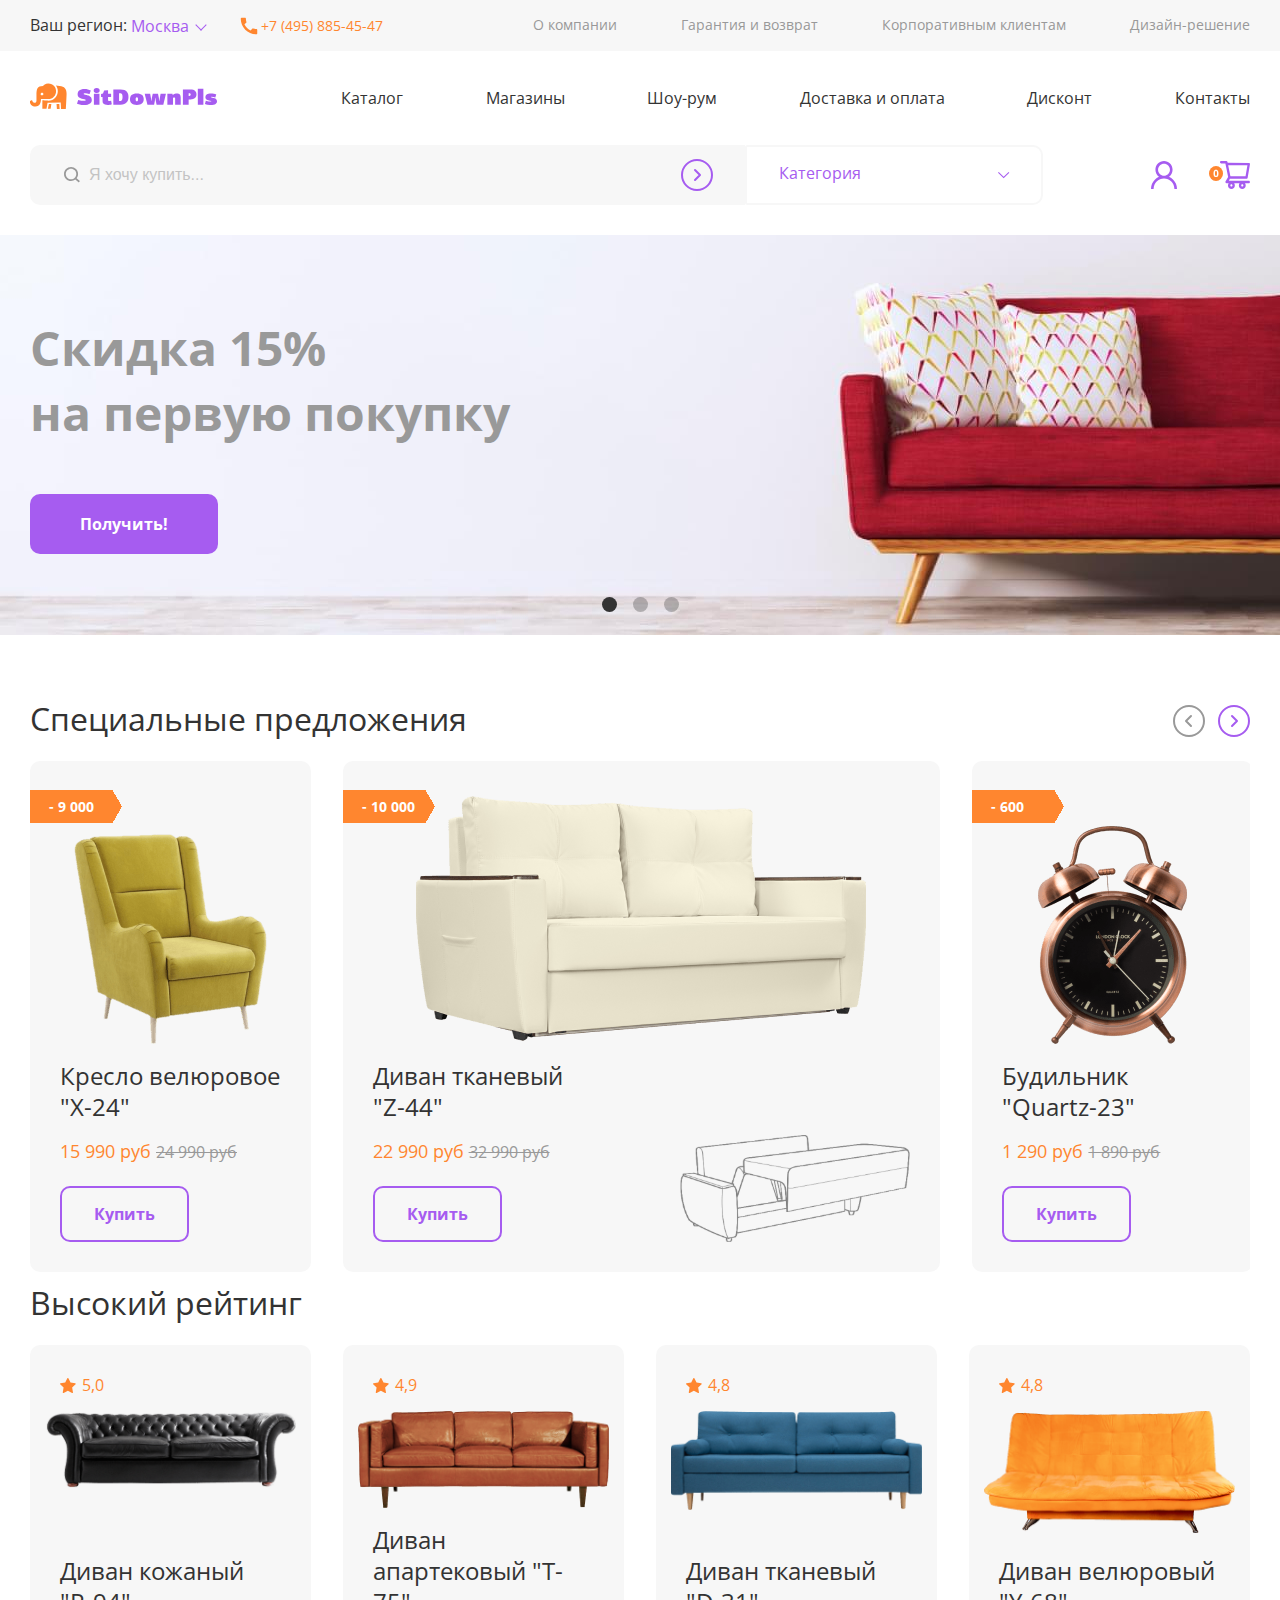
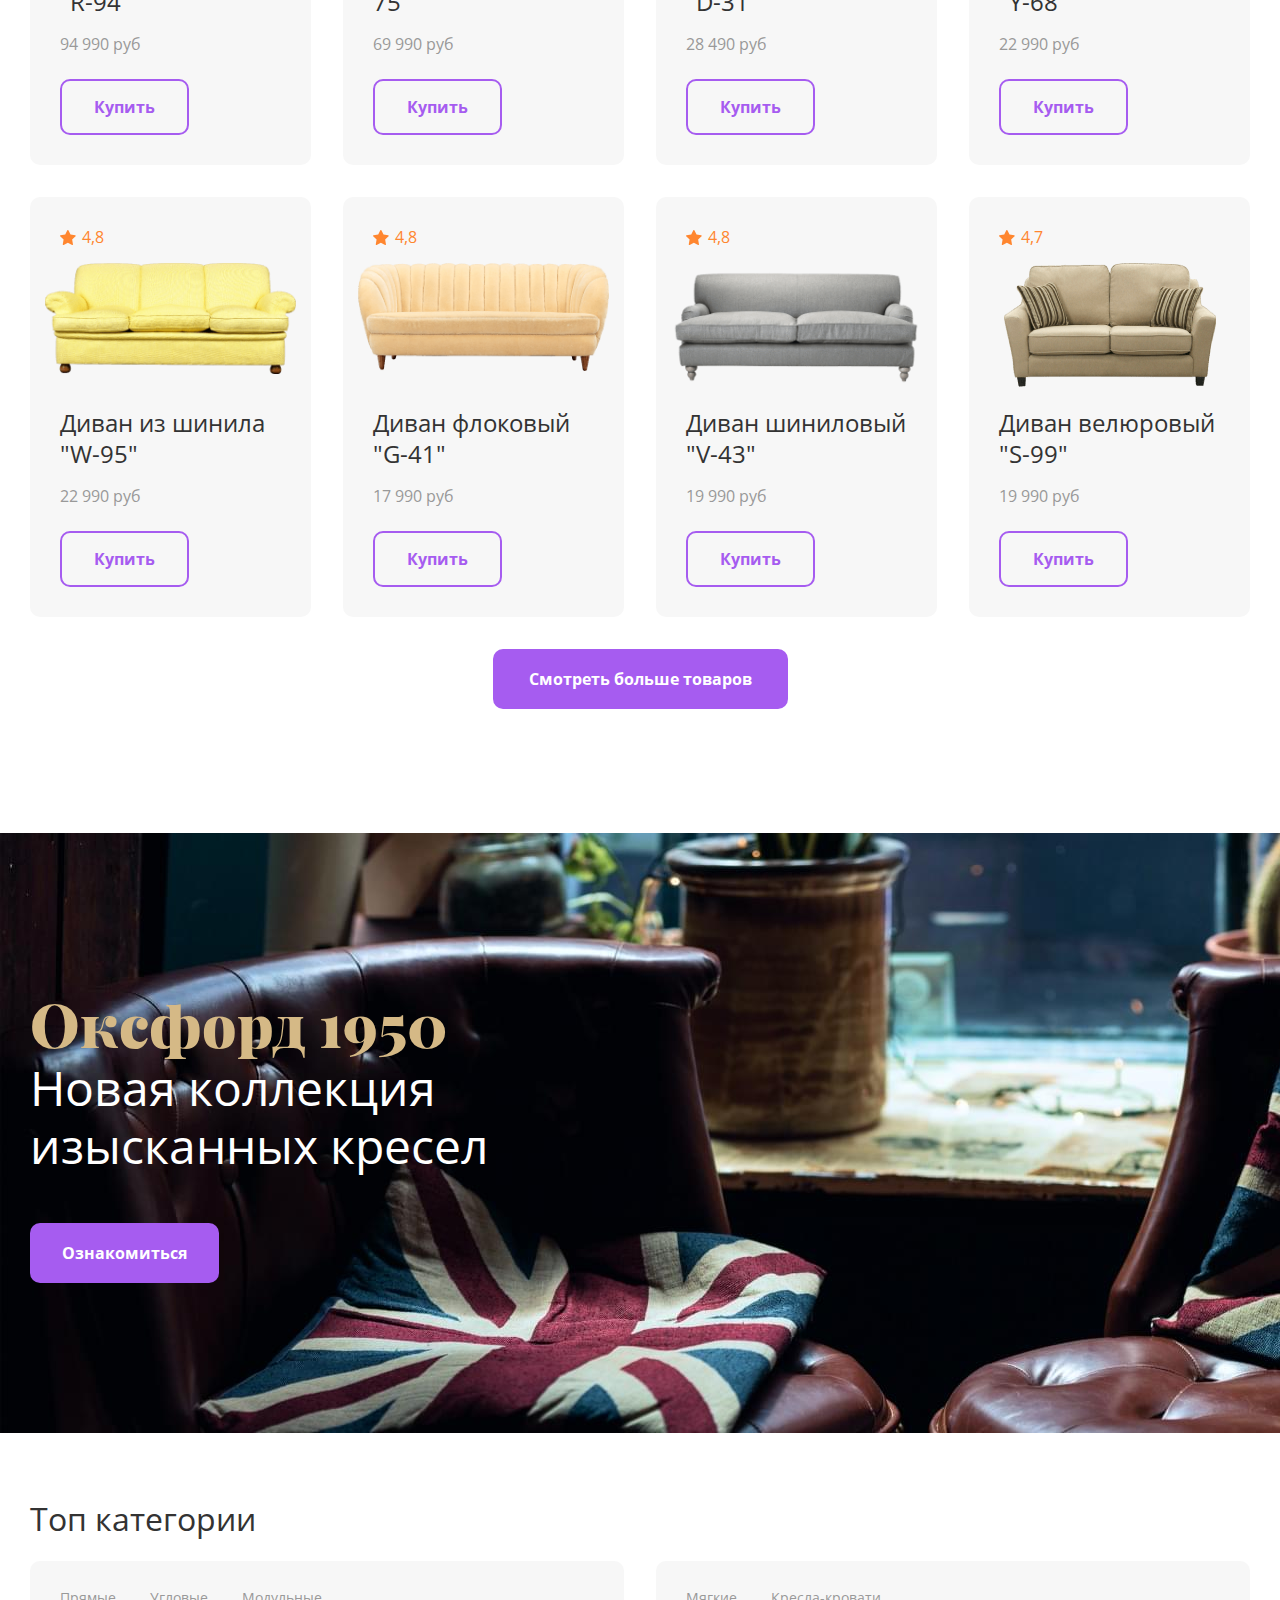
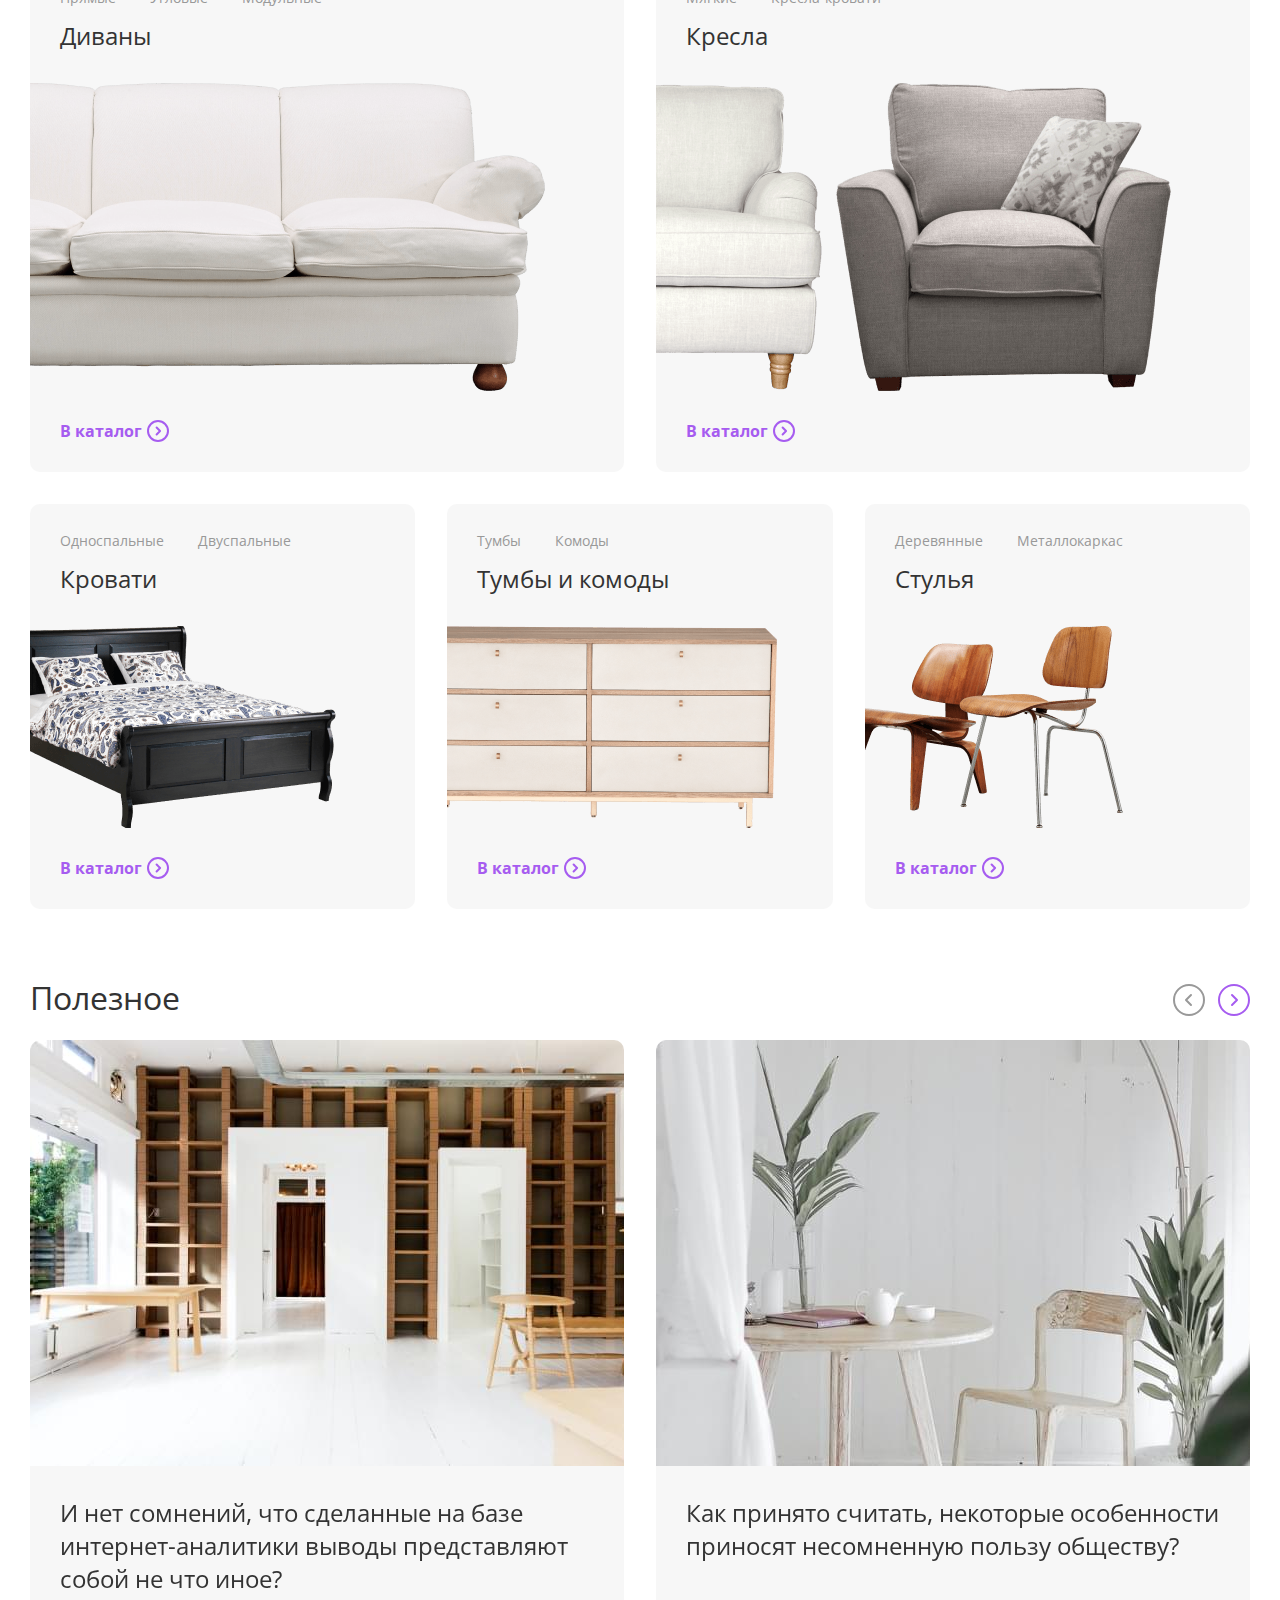
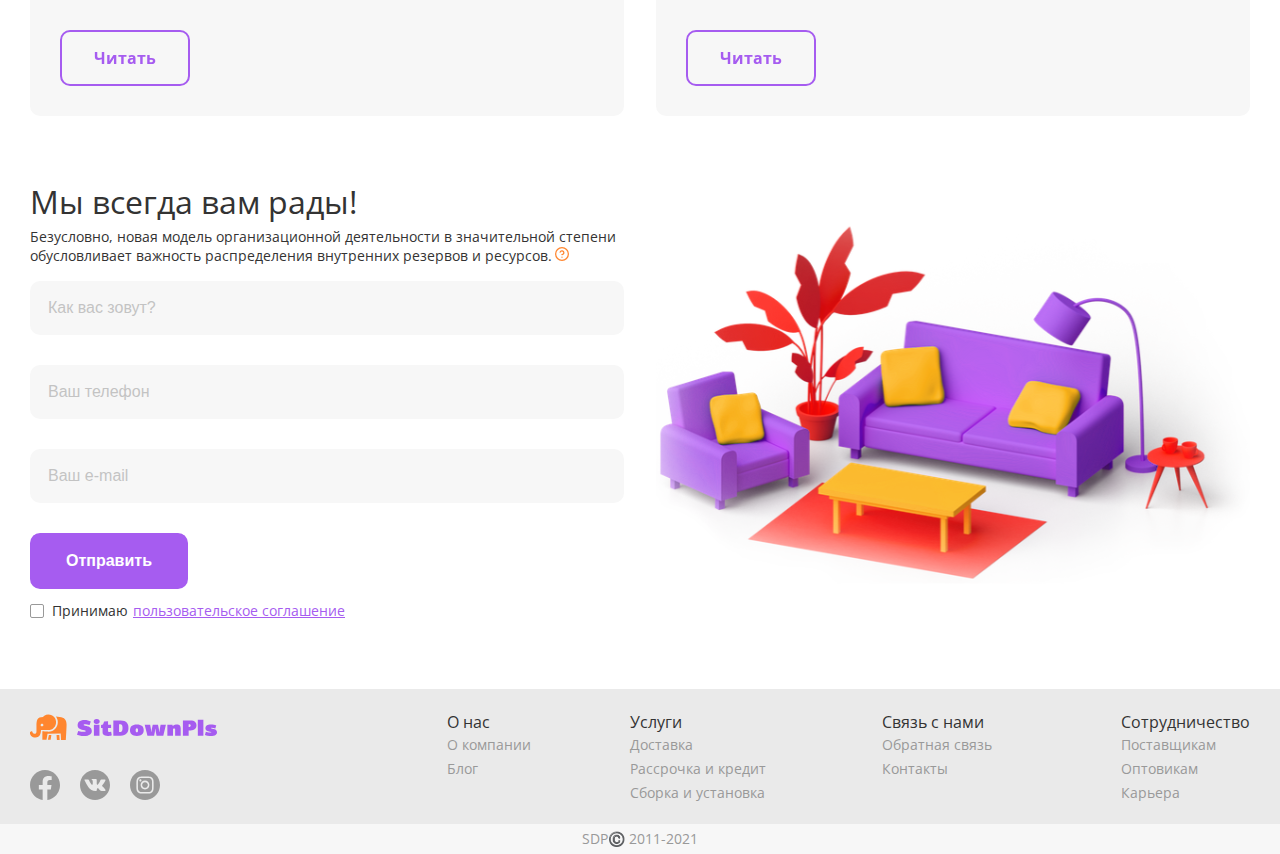
<file: index.html>
<!DOCTYPE html><html lang="en"><head><meta charset="UTF-8"><meta http-equiv="X-UA-Compatible" content="IE=edge"><meta name="viewport" content="width=device-width,initial-scale=1"><title>SitDownPls</title><link rel="icon" href="img/favicon.svg"><link rel="stylesheet" href="resources/choices.css"><link rel="stylesheet" href="resources/swiper-bundle.min.css"><link rel="stylesheet" href="main.css"></head><body><header class="header"><div class="header__top"><div class="logo"><div class="logo__container container"><a href="index.html" class="header__logo"><img src="img/logo.svg" alt="Логотип компании SitDownPls"></a></div></div><div class="container header__container flex"><div class="header__info"><div class="info"><div class="region"><span class="header__geo">Ваш регион:</span> <select class="geo header__select"><option value="" class="header__option">Москва</option><option value="" class="header__option">Казань</option><option value="" class="header__option">Уфа</option><option value="" class="header__option">Пермь</option></select></div><a href="tel:+74958854547" class="header__tel"><svg width="18" height="18" viewBox="0 0 18 18" fill="none" xmlns="http://www.w3.org/2000/svg"><path d="M16.3425 12.0983C15.215 12.0983 14.1242 11.915 13.1067 11.585C12.7858 11.475 12.4283 11.5575 12.1808 11.805L10.7417 13.6108C8.1475 12.3733 5.71833 10.0358 4.42583 7.35L6.21333 5.82833C6.46083 5.57167 6.53417 5.21417 6.43333 4.89333C6.09417 3.87583 5.92 2.785 5.92 1.6575C5.92 1.1625 5.5075 0.75 5.0125 0.75H1.84083C1.34583 0.75 0.75 0.97 0.75 1.6575C0.75 10.1733 7.83583 17.25 16.3425 17.25C16.9933 17.25 17.25 16.6725 17.25 16.1683V13.0058C17.25 12.5108 16.8375 12.0983 16.3425 12.0983Z"/></svg> +7 (495) 885-45-47</a></div></div><div class="list-block"><div class="list"><ul class="header__list flex list-reset"><li class="header__item"><a href="" class="header__link">О компании</a></li><li class="header__item"><a href="" class="header__link">Гарантия и возврат</a></li><li class="header__item"><a href="" class="header__link">Корпоративным клиентам</a></li><li class="header__item"><a href="" class="header__link">Дизайн-решение</a></li></ul></div></div></div></div><div class="header__bottom"><div class="burger-menu"><nav class="header__nav nav"><ul class="nav__list flex list-reset"><li class="nav__item"><a href="catalog.html" class="nav__link">Каталог</a></li><li class="nav__item"><a href="" class="nav__link">Доставка и оплата</a></li><li class="nav__item"><a href="" class="nav__link">Магазины</a></li><li class="nav__item"><a href="" class="nav__link">Дисконт</a></li><li class="nav__item"><a href="" class="nav__link">Шоу-рум</a></li><li class="nav__item"><a href="" class="nav__link">Контакты</a></li></ul></nav><div class="list"><ul class="header__list flex list-reset"><li class="header__item"><a href="" class="header__link">О компании</a></li><li class="header__item"><a href="" class="header__link">Корпоративным клиентам</a></li><li class="header__item"><a href="" class="header__link">Гарантия и возврат</a></li><li class="header__item"><a href="" class="header__link">Дизайн-решение</a></li></ul></div></div><div class="container"><div class="header__navigation flex"><button class="burger"><span class="burger__line"></span> <span class="burger__line"></span> <span class="burger__line"></span></button> <a href="index.html" class="header__logo"><img src="img/logo.svg" alt="Логотип компании SitDownPls"></a><nav class="header__nav nav"><ul class="nav__list flex list-reset"><li class="nav__item"><a href="catalog.html" class="nav__link">Каталог</a></li><li class="nav__item"><a href="" class="nav__link">Магазины</a></li><li class="nav__item"><a href="" class="nav__link">Шоу-рум</a></li><li class="nav__item"><a href="" class="nav__link">Доставка и оплата</a></li><li class="nav__item"><a href="" class="nav__link">Дисконт</a></li><li class="nav__item"><a href="" class="nav__link">Контакты</a></li></ul></nav></div><div class="header__profile flex"><form class="header__form"><label class="header__label"><input class="header__search" type="text" placeholder="Я хочу купить..."> <span class="search-icon"><svg width="20" height="20" viewBox="0 0 20 20" fill="none" xmlns="http://www.w3.org/2000/svg"><path d="M17.8187 16.0625L14.607 13.3156C15.5516 12.0945 16.0625 10.6016 16.0625 9.03125C16.0625 7.15156 15.3289 5.38906 14.0023 4.06016C12.6758 2.73125 10.9086 2 9.03125 2C7.15391 2 5.38672 2.73359 4.06016 4.06016C2.73125 5.38672 2 7.15156 2 9.03125C2 10.9086 2.73359 12.6758 4.06016 14.0023C5.38672 15.3312 7.15156 16.0625 9.03125 16.0625C10.6016 16.0625 12.0922 15.5516 13.3133 14.6094L16.5249 17.3539C16.5428 17.3718 16.564 17.3859 16.5873 17.3956C16.6106 17.4053 16.6356 17.4102 16.6609 17.4102C16.6861 17.4102 16.7111 17.4053 16.7344 17.3956C16.7578 17.3859 16.7789 17.3718 16.7968 17.3539L17.8187 16.3344C17.8365 16.3165 17.8507 16.2953 17.8604 16.272C17.87 16.2487 17.875 16.2237 17.875 16.1984C17.875 16.1732 17.87 16.1482 17.8604 16.1249C17.8507 16.1015 17.8365 16.0803 17.8187 16.0625ZM12.7438 12.7438C11.75 13.7352 10.4328 14.2812 9.03125 14.2812C7.62969 14.2812 6.3125 13.7352 5.31875 12.7438C4.32734 11.75 3.78125 10.4328 3.78125 9.03125C3.78125 7.62969 4.32734 6.31016 5.31875 5.31875C6.3125 4.32734 7.62969 3.78125 9.03125 3.78125C10.4328 3.78125 11.7523 4.325 12.7438 5.31875C13.7352 6.3125 14.2812 7.62969 14.2812 9.03125C14.2812 10.4328 13.7352 11.7523 12.7438 12.7438Z"/></svg> </span><span class="arrow"></span></label> <select class="category header__category"><option value="" class="header__option">Категория</option><option class="header__option">Диваны</option><option class="header__option">Кресла</option><option class="header__option">Пуфы</option><option class="header__option">Кровати</option><option class="header__option">Тумбы</option><option class="header__option">Комоды</option><option class="header__option">Стулья</option><option class="header__option">Столы</option><option class="header__option">Аксессуары</option></select></form><button class="header__account"><svg width="26" height="28" viewBox="0 0 26 28" fill="none" xmlns="http://www.w3.org/2000/svg"><path d="M24.98 22.8503C24.3278 21.2785 23.3813 19.8508 22.1933 18.6467C21.0089 17.4392 19.6059 16.4764 18.0617 15.8116C18.0478 15.8045 18.034 15.801 18.0202 15.794C20.1742 14.2111 21.5744 11.6327 21.5744 8.72362C21.5744 3.90452 17.7367 0 13 0C8.26333 0 4.42559 3.90452 4.42559 8.72362C4.42559 11.6327 5.82585 14.2111 7.97982 15.7975C7.96599 15.8045 7.95216 15.808 7.93833 15.8151C6.38941 16.4799 4.99952 17.4332 3.80671 18.6503C2.61981 19.8553 1.67349 21.2827 1.02003 22.8538C0.37806 24.3918 0.0318323 26.0409 8.64563e-05 27.7116C-0.000836348 27.7491 0.00563604 27.7864 0.0191224 27.8214C0.0326088 27.8564 0.0528363 27.8882 0.0786128 27.9151C0.104389 27.942 0.135194 27.9633 0.16921 27.9779C0.203227 27.9925 0.239768 28 0.27668 28H2.35113C2.50326 28 2.62427 27.8769 2.62773 27.7256C2.69688 25.01 3.76868 22.4668 5.66335 20.5392C7.62371 18.5447 10.2271 17.4472 13 17.4472C15.7729 17.4472 18.3763 18.5447 20.3367 20.5392C22.2313 22.4668 23.3031 25.01 23.3723 27.7256C23.3757 27.8804 23.4967 28 23.6489 28H25.7233C25.7602 28 25.7968 27.9925 25.8308 27.9779C25.8648 27.9633 25.8956 27.942 25.9214 27.9151C25.9472 27.8882 25.9674 27.8564 25.9809 27.8214C25.9944 27.7864 26.0008 27.7491 25.9999 27.7116C25.9653 26.0301 25.6231 24.3945 24.98 22.8503ZM13 14.7739C11.413 14.7739 9.91943 14.1442 8.79577 13.001C7.67211 11.8578 7.05323 10.3382 7.05323 8.72362C7.05323 7.10905 7.67211 5.58945 8.79577 4.44623C9.91943 3.30301 11.413 2.67337 13 2.67337C14.587 2.67337 16.0806 3.30301 17.2042 4.44623C18.3279 5.58945 18.9468 7.10905 18.9468 8.72362C18.9468 10.3382 18.3279 11.8578 17.2042 13.001C16.0806 14.1442 14.587 14.7739 13 14.7739Z"/></svg></button> <button class="header__cart"><svg width="41" height="28" viewBox="0 0 41 28" fill="none" xmlns="http://www.w3.org/2000/svg"><g clip-path="url(#clip0_664_1458)"><path d="M39.8162 19.8503H19.902L20.9019 17.7365L37.5154 17.7052C38.0772 17.7052 38.5588 17.2887 38.6591 16.7125L40.9599 3.34598C41.0201 2.99541 40.9298 2.63444 40.7091 2.36023C40.6 2.22528 40.4639 2.11658 40.3103 2.04166C40.1567 1.96674 39.9892 1.9274 39.8195 1.92637L18.6848 1.85348L18.5042 0.971861C18.3905 0.40957 17.9022 0 17.3471 0H12.1805C11.8674 0 11.5671 0.129087 11.3458 0.358864C11.1244 0.588641 11 0.900285 11 1.22524C11 1.55019 11.1244 1.86184 11.3458 2.09161C11.5671 2.32139 11.8674 2.45048 12.1805 2.45048H16.3907L17.1799 6.34486L19.1228 16.1086L16.6214 20.3466C16.4915 20.5286 16.4133 20.7446 16.3956 20.9704C16.3778 21.1961 16.4213 21.4225 16.5211 21.6239C16.7218 22.0369 17.1264 22.2973 17.5745 22.2973H19.6746C19.2269 22.9145 18.9851 23.6662 18.9857 24.4388C18.9857 26.4034 20.524 28 22.4168 28C24.3096 28 25.8478 26.4034 25.8478 24.4388C25.8478 23.6648 25.6004 22.9116 25.159 22.2973H30.5463C30.0986 22.9145 29.8568 23.6662 29.8574 24.4388C29.8574 26.4034 31.3957 28 33.2885 28C35.1812 28 36.7195 26.4034 36.7195 24.4388C36.7195 23.6648 36.4721 22.9116 36.0307 22.2973H39.8195C40.4683 22.2973 41 21.7489 41 21.072C40.9981 20.7474 40.8725 20.4368 40.6507 20.2079C40.4289 19.979 40.1289 19.8504 39.8162 19.8503ZM19.1763 4.26925L38.4317 4.33519L36.5456 15.2964L21.4202 15.3242L19.1763 4.26925ZM22.4168 25.5356C21.8349 25.5356 21.36 25.0428 21.36 24.4388C21.36 23.8349 21.8349 23.342 22.4168 23.342C22.9987 23.342 23.4735 23.8349 23.4735 24.4388C23.4735 24.7297 23.3622 25.0087 23.164 25.2144C22.9658 25.4201 22.6971 25.5356 22.4168 25.5356ZM33.2885 25.5356C32.7066 25.5356 32.2317 25.0428 32.2317 24.4388C32.2317 23.8349 32.7066 23.342 33.2885 23.342C33.8704 23.342 34.3452 23.8349 34.3452 24.4388C34.3452 24.7297 34.2339 25.0087 34.0357 25.2144C33.8375 25.4201 33.5687 25.5356 33.2885 25.5356Z"/><ellipse cx="7" cy="12.5" rx="7" ry="7.5" fill="#FF862F"/><path d="M9.49023 12.4307C9.49023 13.0068 9.44466 13.5212 9.35352 13.9736C9.26562 14.4261 9.1224 14.8102 8.92383 15.126C8.72852 15.4417 8.47135 15.6826 8.15234 15.8486C7.83333 16.0146 7.44596 16.0977 6.99023 16.0977C6.41732 16.0977 5.94694 15.9528 5.5791 15.6631C5.21126 15.3701 4.93945 14.9502 4.76367 14.4033C4.58789 13.8532 4.5 13.1956 4.5 12.4307C4.5 11.6592 4.57975 11 4.73926 10.4531C4.90202 9.90299 5.16569 9.48145 5.53027 9.18848C5.89486 8.89551 6.38151 8.74902 6.99023 8.74902C7.5599 8.74902 8.02865 8.89551 8.39648 9.18848C8.76758 9.47819 9.04264 9.89811 9.22168 10.4482C9.40072 10.9951 9.49023 11.6559 9.49023 12.4307ZM5.99902 12.4307C5.99902 12.9743 6.02832 13.4284 6.08691 13.793C6.14876 14.1543 6.2513 14.4261 6.39453 14.6084C6.53776 14.7907 6.73633 14.8818 6.99023 14.8818C7.24089 14.8818 7.43783 14.7923 7.58105 14.6133C7.72754 14.431 7.83171 14.1592 7.89355 13.7979C7.9554 13.4333 7.98633 12.9775 7.98633 12.4307C7.98633 11.887 7.9554 11.4329 7.89355 11.0684C7.83171 10.7038 7.72754 10.4303 7.58105 10.248C7.43783 10.0625 7.24089 9.96973 6.99023 9.96973C6.73633 9.96973 6.53776 10.0625 6.39453 10.248C6.2513 10.4303 6.14876 10.7038 6.08691 11.0684C6.02832 11.4329 5.99902 11.887 5.99902 12.4307Z" fill="white"/></g><defs><clipPath id="clip0_664_1458"><rect width="41" height="28" fill="white"/></clipPath></defs></svg></button></div></div></div></header><main class="main"><h1 class="visually-hidden">Интернет-магазин мебели SitDownPls</h1><section class="hero"><div id="swiper-hero" class="swiper"><div class="swiper-wrapper"><div class="swiper-slide slide-1"><div class="container"><p class="hero__caption">Скидка&nbsp;15% на&nbsp;первую покупку</p><a href="" class="hero__link">Получить!</a></div></div><div class="swiper-slide slide-2"><div class="container"><p class="hero__caption">1000+ аксессуаров для дома</p><a href="" class="hero__link">Подробнее</a></div></div><div class="swiper-slide slide-3"><div class="container"><p class="hero__caption">Коллекция стильного и&nbsp;яркого текстиля</p><a href="" class="hero__link">Подробнее</a></div></div></div><div id="pagination-hero" class="swiper-pagination"></div></div><div class="container"><a href="" class="hero__link link-320">Получить!</a></div></section><section class="special"><div class="container special__container"><div class="special__block flex"><h2 class="section-title special__title">Специальные предложения</h2><div class="special-btns btns"><div id="prev-special" class="swiper-button-prev"><svg width="32" height="32" viewBox="0 0 32 32" fill="none" xmlns="http://www.w3.org/2000/svg"><g clip-path="url(#clip0_663_1759)"><circle cx="16" cy="16" r="15" transform="matrix(-1 0 0 1 32 0)" stroke-width="2"/><path d="M18 11L13 16L18 21" stroke-width="2" stroke-linecap="round" stroke-linejoin="round"/></g><defs><clipPath id="clip0_663_1759"><rect width="32" height="32" fill="white" transform="matrix(-1 0 0 1 32 0)"/></clipPath></defs></svg></div><div id="next-special" class="swiper-button-next"><svg width="32" height="32" viewBox="0 0 32 32" fill="none" xmlns="http://www.w3.org/2000/svg"><g clip-path="url(#clip0_663_1756)"><circle cx="16" cy="16" r="15" stroke-width="2"/><path d="M14 11L19 16L14 21" stroke-width="2" stroke-linecap="round" stroke-linejoin="round"/></g><defs><clipPath id="clip0_663_1756"><rect width="32" height="32" fill="white"/></clipPath></defs></svg></div></div></div><div id="swiper-special" class="swiper"><div class="swiper-wrapper"><div class="swiper-slide"><article class="product"><span class="product__sale">- 9&nbsp;000</span> <img src="img/special-1.png" alt=""><h3 class="product__name">Кресло велюровое "X-24"</h3><span class="product__current-price">15&nbsp;990 руб <span class="product__price">24&nbsp;990 руб</span></span> <a href="" class="product__link">Купить</a></article></div><div class="swiper-slide"><article class="product product-2"><span class="product__sale">- 10&nbsp;000</span><picture><source srcset="img/special-2-1024.png" media="(max-width: 1024px)"><img src="img/special-2.png" alt=""></picture><h3 class="product__name">Диван тканевый "Z-44"</h3><span class="product__current-price">22&nbsp;990 руб <span class="product__price">32&nbsp;990 руб</span></span> <a href="" class="product__link">Купить</a></article></div><div class="swiper-slide"><article class="product"><span class="product__sale">- 600</span> <img src="img/special-3.png" alt=""><h3 class="product__name">Будильник "Quartz-23"</h3><span class="product__current-price">1&nbsp;290 руб <span class="product__price">1&nbsp;890 руб</span></span> <a href="" class="product__link">Купить</a></article></div><div class="swiper-slide"><article class="product"><span class="product__sale">- 300</span> <img src="img/special-4.png" alt=""><h3 class="product__name">Мини-скульптура "Oh&nbsp;my&nbsp;deer";</h3><span class="product__current-price">690 руб <span class="product__price">990 руб</span></span> <a href="" class="product__link">Купить</a></article></div><div class="swiper-slide"><article class="product product-5"><span class="product__sale">- 10&nbsp;000</span><picture><source srcset="img/special-5-1024.png" media="(max-width: 1024px)"><img src="img/special-5.png" alt=""></picture><h3 class="product__name">Диван вел-флок "Z-85"</h3><span class="product__current-price">22&nbsp;990 руб <span class="product__price">32&nbsp;990 руб</span></span> <a href="" class="product__link">Купить</a></article></div><div class="swiper-slide"><article class="product"><span class="product__sale">- 700</span> <img src="img/special-6.png" alt=""><h3 class="product__name">Термометр + гидрометр "H-18"</h3><span class="product__current-price">1&nbsp;390 руб <span class="product__price">2&nbsp;090 руб</span></span> <a href="" class="product__link">Купить</a></article></div></div></div></div></section><section class="rating rating-one"><div class="container"><h2 class="section-title rating__title">Высокий рейтинг</h2><ul class="rating__list list-reset"><li class="rating__item"><article class="product"><span class="product__rating">5,0</span><picture><source srcset="img/rating-1-320.png" media="(max-width: 480px)"><img src="img/rating-1.png" alt=""></picture><div class="product__content"><h3 class="product__name">Диван кожаный<br>"R-94"</h3><span class="product__price">94&nbsp;990 руб</span> <a href="" class="product__link">Купить</a></div></article></li><li class="rating__item"><article class="product"><span class="product__rating">4,9</span><picture><source srcset="img/rating-2-320.png" media="(max-width: 480px)"><img src="img/rating-2.png" alt=""></picture><div class="product__content"><h3 class="product__name">Диван апартековый "T-75"</h3><span class="product__price">69&nbsp;990 руб</span> <a href="" class="product__link">Купить</a></div></article></li><li class="rating__item"><article class="product"><span class="product__rating">4,8</span><picture><source srcset="img/rating-3-320.png" media="(max-width: 480px)"><img src="img/rating-3.png" alt=""></picture><div class="product__content"><h3 class="product__name">Диван тканевый<br>"D-31"</h3><span class="product__price">28&nbsp;490 руб</span> <a href="" class="product__link">Купить</a></div></article></li><li class="rating__item"><article class="product"><span class="product__rating">4,8</span><picture><source srcset="img/rating-4-320.png" media="(max-width: 480px)"><img src="img/rating-4.png" alt=""></picture><div class="product__content"><h3 class="product__name">Диван велюровый "Y-68"</h3><span class="product__price">22&nbsp;990 руб</span> <a href="" class="product__link">Купить</a></div></article></li><li class="rating__item"><article class="product"><span class="product__rating">4,8</span><picture><source srcset="img/rating-5-320.png" media="(max-width: 480px)"><img src="img/rating-5.png" alt=""></picture><div class="product__content"><h3 class="product__name">Диван из&nbsp;шинила "W-95"</h3><span class="product__price">22&nbsp;990 руб</span> <a href="" class="product__link">Купить</a></div></article></li><li class="rating__item"><article class="product"><span class="product__rating">4,8</span><picture><source srcset="img/rating-6-320.png" media="(max-width: 480px)"><img src="img/rating-6.png" alt=""></picture><div class="product__content"><h3 class="product__name">Диван флоковый "G-41"</h3><span class="product__price">17&nbsp;990 руб</span> <a href="" class="product__link">Купить</a></div></article></li><li class="rating__item"><article class="product"><span class="product__rating">4,8</span><picture><source srcset="img/rating-7-320.png" media="(max-width: 480px)"><img src="img/rating-7.png" alt=""></picture><div class="product__content"><h3 class="product__name">Диван шиниловый "V-43"</h3><span class="product__price">19&nbsp;990 руб</span> <a href="" class="product__link">Купить</a></div></article></li><li class="rating__item"><article class="product"><span class="product__rating">4,7</span><picture><source srcset="img/rating-8-320.png" media="(max-width: 480px)"><img src="img/rating-8.png" alt=""></picture><div class="product__content"><h3 class="product__name">Диван велюровый "S-99"</h3><span class="product__price">19&nbsp;990 руб</span> <a href="" class="product__link">Купить</a></div></article></li><li class="rating__item"><article class="product"><span class="product__rating">4,7</span><picture><source srcset="img/rating-9-320.png" media="(max-width:480px)"><img src="img/rating-9.png" alt=""></picture><div class="product__content"><h3 class="product__name">Диван из&nbsp;кожзама "F-85"</h3><span class="product__price">26&nbsp;990 руб</span> <a href="" class="product__link">Купить</a></div></article></li><li class="rating__item"><article class="product"><span class="product__rating">4,6</span><picture><source srcset="img/rating-10-320.png" media="(max-width:480px)"><img src="img/rating-10.png" alt=""></picture><div class="product__content"><h3 class="product__name">Диван флоковый "H-64"</h3><span class="product__price">25&nbsp;990 руб</span> <a href="" class="product__link">Купить</a></div></article></li><li class="rating__item"><article class="product"><span class="product__rating">4,6</span><picture><source srcset="img/rating-11-320.png" media="(max-width:480px)"><img src="img/rating-11.png" alt=""></picture><div class="product__content"><h3 class="product__name">Диван флоковый "H-58"</h3><span class="product__price">23&nbsp;990 руб</span> <a href="" class="product__link">Купить</a></div></article></li><li class="rating__item"><article class="product"><span class="product__rating">4,6</span><picture><source srcset="img/rating-12-320.png" media="(max-width:480px)"><img src="img/rating-12.png" alt=""></picture><div class="product__content"><h3 class="product__name">Диван из&nbsp;кожзама "R-43"</h3><span class="product__price">33&nbsp;990 руб</span> <a href="" class="product__link">Купить</a></div></article></li><li class="rating__item"><article class="product"><span class="product__rating">4,6</span><picture><source srcset="img/rating-13-320.png" media="(max-width:480px)"><img src="img/rating-13.png" alt=""></picture><div class="product__content"><h3 class="product__name">Диван из&nbsp;шинила "С-42"</h3><span class="product__price">18&nbsp;990 руб</span> <a href="" class="product__link">Купить</a></div></article></li><li class="rating__item"><article class="product"><span class="product__rating">4,6</span><picture><source srcset="img/rating-14-320.png" media="(max-width:480px)"><img src="img/rating-14.png" alt=""></picture><div class="product__content"><h3 class="product__name">Диван велюровый "U-58"</h3><span class="product__price">21&nbsp;990 руб</span> <a href="" class="product__link">Купить</a></div></article></li><li class="rating__item"><article class="product"><span class="product__rating">4,5</span><picture><source srcset="img/rating-15-320.png" media="(max-width:480px)"><img src="img/rating-15.png" alt=""></picture><div class="product__content"><h3 class="product__name">Диван флоковый "F-41"</h3><span class="product__price">17&nbsp;990 руб</span> <a href="" class="product__link">Купить</a></div></article></li><li class="rating__item"><article class="product"><span class="product__rating">4,5</span><picture><source srcset="img/rating-16-320.png" media="(max-width:480px)"><img src="img/rating-16.png" alt=""></picture><div class="product__content"><h3 class="product__name">Диван велюровый "R-85"</h3><span class="product__price">34&nbsp;990 руб</span> <a href="" class="product__link">Купить</a></div></article></li><li class="rating__item"><article class="product"><span class="product__rating">4,5</span><picture><source srcset="img/rating-17-320.png" media="(max-width:480px)"><img src="img/rating-17.png" alt=""></picture><div class="product__content"><h3 class="product__name">Диван велюровый "S-44"</h3><span class="product__price">19&nbsp;990 руб</span> <a href="" class="product__link">Купить</a></div></article></li><li class="rating__item"><article class="product"><span class="product__rating">4,5</span><picture><source srcset="img/rating-18-320.png" media="(max-width:480px)"><img src="img/rating-18.png" alt=""></picture><div class="product__content"><h3 class="product__name">Диван из&nbsp;шинила "С-80"</h3><span class="product__price">20&nbsp;990 руб</span> <a href="" class="product__link">Купить</a></div></article></li></ul><a href="" class="rating__link">Смотреть больше товаров</a></div></section><section class="new"><div class="new-block"><div class="container"><div class="new__container"><p class="new__name">Оксфорд 1950</p><h2 class="new__descr">Новая коллекция изысканных кресел</h2><a href="" class="new__link">Ознакомиться</a></div></div></div><div class="container btn-container"><a href="" class="new__link">Ознакомиться</a></div></section><section class="top"><div class="container"><h2 class="section-title top__title">Топ категории</h2><ul class="top__list list-reset"><li class="top__item item-1"><article class="top__article category"><span class="categories"><span class="categories__text">Прямые</span> <span class="categories__text">Угловые</span> <span class="categories__text">Модульные</span></span><h3 class="category__name">Диваны</h3><a href="" class="category__link sofas">В каталог <svg width="22" height="22" viewBox="0 0 22 22" fill="none" xmlns="http://www.w3.org/2000/svg"><g clip-path="url(#clip0_54091_2350)"><circle cx="11" cy="11" r="10" stroke-width="2"/><path d="M9.625 7.5625L13.0625 11L9.625 14.4375" stroke-width="2" stroke-linecap="round" stroke-linejoin="round"/></g><defs><clipPath id="clip0_54091_2350"><rect width="22" height="22" fill="white"/></clipPath></defs></svg></a></article></li><li class="top__item item-2"><article class="top__article category"><span class="categories"><span class="categories__text">Мягкие</span> <span class="categories__text">Кресла-кровати</span></span><h3 class="category__name">Кресла</h3><a href="" class="category__link armchair">В каталог <svg width="22" height="22" viewBox="0 0 22 22" fill="none" xmlns="http://www.w3.org/2000/svg"><g clip-path="url(#clip0_54091_2350)"><circle cx="11" cy="11" r="10" stroke-width="2"/><path d="M9.625 7.5625L13.0625 11L9.625 14.4375" stroke-width="2" stroke-linecap="round" stroke-linejoin="round"/></g><defs><clipPath id="clip0_54091_2350"><rect width="22" height="22" fill="white"/></clipPath></defs></svg></a></article></li><li class="top__item item-3"><article class="top__article category"><span class="categories"><span class="categories__text">Односпальные</span> <span class="categories__text">Двуспальные</span></span><h3 class="category__name">Кровати</h3><a href="" class="category__link beds">В каталог <svg width="22" height="22" viewBox="0 0 22 22" fill="none" xmlns="http://www.w3.org/2000/svg"><g clip-path="url(#clip0_54091_2350)"><circle cx="11" cy="11" r="10" stroke-width="2"/><path d="M9.625 7.5625L13.0625 11L9.625 14.4375" stroke-width="2" stroke-linecap="round" stroke-linejoin="round"/></g><defs><clipPath id="clip0_54091_2350"><rect width="22" height="22" fill="white"/></clipPath></defs></svg></a></article></li><li class="top__item item-4"><article class="top__article category"><span class="categories"><span class="categories__text">Тумбы</span> <span class="categories__text">Комоды</span></span><h3 class="category__name">Тумбы и&nbsp;комоды</h3><a href="" class="category__link curbstones-dressers">В каталог <svg width="22" height="22" viewBox="0 0 22 22" fill="none" xmlns="http://www.w3.org/2000/svg"><g clip-path="url(#clip0_54091_2350)"><circle cx="11" cy="11" r="10" stroke-width="2"/><path d="M9.625 7.5625L13.0625 11L9.625 14.4375" stroke-width="2" stroke-linecap="round" stroke-linejoin="round"/></g><defs><clipPath id="clip0_54091_2350"><rect width="22" height="22" fill="white"/></clipPath></defs></svg></a></article></li><li class="top__item item-5"><article class="top__article category"><span class="categories"><span class="categories__text">Деревянные</span> <span class="categories__text">Металлокаркас</span></span><h3 class="category__name">Стулья</h3><a href="" class="category__link chairs">В каталог <svg width="22" height="22" viewBox="0 0 22 22" fill="none" xmlns="http://www.w3.org/2000/svg"><g clip-path="url(#clip0_54091_2350)"><circle cx="11" cy="11" r="10" stroke-width="2"/><path d="M9.625 7.5625L13.0625 11L9.625 14.4375" stroke-width="2" stroke-linecap="round" stroke-linejoin="round"/></g><defs><clipPath id="clip0_54091_2350"><rect width="22" height="22" fill="white"/></clipPath></defs></svg></a></article></li></ul></div></section><section class="useful"><div class="container useful__container"><div class="useful__block flex"><h2 class="section-title useful__title">Полезное</h2><div class="useful-btns btns"><div id="prev-useful" class="swiper-button-prev"><svg width="32" height="32" viewBox="0 0 32 32" fill="none" xmlns="http://www.w3.org/2000/svg"><g clip-path="url(#clip0_663_1759)"><circle cx="16" cy="16" r="15" transform="matrix(-1 0 0 1 32 0)" stroke-width="2"/><path d="M18 11L13 16L18 21" stroke-width="2" stroke-linecap="round" stroke-linejoin="round"/></g><defs><clipPath id="clip0_663_1759"><rect width="32" height="32" fill="white" transform="matrix(-1 0 0 1 32 0)"/></clipPath></defs></svg></div><div id="next-useful" class="swiper-button-next"><svg width="32" height="32" viewBox="0 0 32 32" fill="none" xmlns="http://www.w3.org/2000/svg"><g clip-path="url(#clip0_663_1756)"><circle cx="16" cy="16" r="15" stroke-width="2"/><path d="M14 11L19 16L14 21" stroke-width="2" stroke-linecap="round" stroke-linejoin="round"/></g><defs><clipPath id="clip0_663_1756"><rect width="32" height="32" fill="white"/></clipPath></defs></svg></div></div></div><div id="swiper-useful" class="swiper"><div class="swiper-wrapper"><div class="swiper-slide useful-1"><div class="useful__content"><p class="useful__descr">И&nbsp;нет сомнений, что сделанные на&nbsp;базе интернет-аналитики выводы представляют собой не&nbsp;что иное?</p><a href="" class="useful__link">Читать</a></div></div><div class="swiper-slide useful-2"><div class="useful__content"><p class="useful__descr">Как принято считать, некоторые особенности приносят несомненную пользу обществу?</p><a href="" class="useful__link">Читать</a></div></div><div class="swiper-slide useful-3"><div class="useful__content"><p class="useful__descr">Ясность нашей позиции очевидна: укрепление и&nbsp;развитие внутренней структуры?</p><a href="" class="useful__link">Читать</a></div></div><div class="swiper-slide useful-4"><div class="useful__content"><p class="useful__descr">Прежде всего, консультация с&nbsp;широким активом однозначно фиксирует необходимость распределения?</p><a href="" class="useful__link">Читать</a></div></div><div class="swiper-slide useful-5"><div class="useful__content"><p class="useful__descr">Как принято считать, некоторые особенности приносят несомненную пользу обществу?</p><a href="" class="useful__link">Читать</a></div></div></div></div></div></section><section class="feedback"><div class="container feedback__container"><div class="feedback__content"><p class="feedback__name">Мы всегда вам рады!</p><p class="feedback__descr">Безусловно, новая модель организационной деятельности в&nbsp;значительной степени обусловливает важность распределения внутренних резервов и&nbsp;ресурсов.<span class="tooltip-container"> <span class="tooltip"></span></span></p><form class="feedback__form flex"><label class="feedback__label"><input id="name-home" type="text" class="feedback__input" placeholder="Как вас зовут?"></label> <label class="feedback__label"><input id="tel-home" type="text" class="feedback__input" placeholder="Ваш телефон"></label> <label class="feedback__label"><input id="email-home" type="text" class="feedback__input" placeholder="Ваш e-mail"></label> <button type="submit" class="feedback__btn">Отправить</button> <label class="feedback__label"><input class="feedback__checkbox" type="checkbox"> <span class="checkbox"></span> Принимаю <a href="" class="feedback__policy">пользовательское соглашение</a></label></form></div><picture><source srcset="img/feedback-bg-768.svg" media="(max-width: 768px)"><img src="img/feedback-bg.svg" alt=""></picture></div></section></main><footer class="footer"><div class="footer__top"><div class="container footer__container flex"><div class="footer__icons"><a href="index.html" class="footer__logo"><img src="img/logo.svg" alt="Логотип компании SitDownPls"></a><ul class="footer__social social list-reset flex"><li class="social__item"><a href="" class="social__link"><svg width="30" height="30" viewBox="0 0 30 30" fill="none" xmlns="http://www.w3.org/2000/svg"><path d="M15 0C6.74999 0 0 6.76205 0 15.0904C0 22.6205 5.48999 28.8705 12.66 30V19.4578H8.84999V15.0904H12.66V11.762C12.66 7.98193 14.895 5.90361 18.33 5.90361C19.965 5.90361 21.675 6.18976 21.675 6.18976V9.90964H19.785C17.925 9.90964 17.34 11.0693 17.34 12.259V15.0904H21.51L20.835 19.4578H17.34V30C20.8746 29.4395 24.0933 27.6288 26.4149 24.8947C28.7364 22.1606 30.008 18.6832 30 15.0904C30 6.76205 23.25 0 15 0Z"/></svg></a></li><li class="social__item"><a href="" class="social__link"><svg width="30" height="30" viewBox="0 0 30 30" fill="none" xmlns="http://www.w3.org/2000/svg"><path d="M15 0C6.71601 0 0 6.7157 0 15C0 23.2843 6.71601 30 15 30C23.284 30 30 23.2843 30 15C30 6.7157 23.284 0 15 0ZM22.6088 16.6223C23.3079 17.3052 24.0476 17.9478 24.6752 18.7013C24.9532 19.0346 25.2153 19.3792 25.4148 19.7669C25.6996 20.3196 25.4425 20.9257 24.9477 20.9586L21.8747 20.958C21.081 21.0236 20.4494 20.7035 19.9169 20.1609C19.4919 19.7285 19.0975 19.2666 18.6881 18.8194C18.5208 18.6359 18.3447 18.4631 18.1347 18.3272C17.7158 18.0546 17.3518 18.1381 17.1118 18.5758C16.8672 19.0211 16.8114 19.5146 16.788 20.0102C16.7546 20.7348 16.5361 20.9242 15.809 20.9583C14.2554 21.031 12.7814 20.7953 11.4114 20.0121C10.2028 19.3212 9.26731 18.3462 8.45217 17.2423C6.86486 15.0902 5.64921 12.7283 4.55693 10.2985C4.3111 9.7513 4.49095 9.45852 5.09463 9.44716C6.0976 9.42783 7.10056 9.43028 8.10353 9.44624C8.51171 9.45268 8.78179 9.68624 8.93862 10.0714C9.48061 11.4049 10.1451 12.6737 10.9777 13.8503C11.1996 14.1637 11.4261 14.4761 11.7486 14.6974C12.1047 14.9417 12.376 14.861 12.5438 14.4635C12.6513 14.2109 12.6976 13.9409 12.7209 13.6702C12.8007 12.743 12.8102 11.8162 12.6721 10.8927C12.5862 10.3148 12.2612 9.94158 11.6851 9.83233C11.3917 9.77678 11.4347 9.66813 11.5774 9.50056C11.8251 9.21084 12.0571 9.03161 12.5208 9.03161L15.9928 9.031C16.5401 9.13841 16.6628 9.38394 16.7371 9.93514L16.7402 13.7936C16.7337 14.0069 16.8473 14.6391 17.2303 14.7787C17.5372 14.88 17.7397 14.6339 17.9233 14.4396C18.7559 13.556 19.3492 12.5131 19.8804 11.4338C20.1149 10.9577 20.3171 10.4652 20.5136 9.97166C20.6596 9.60675 20.8868 9.42721 21.2986 9.43335L24.642 9.43734C24.7406 9.43734 24.8406 9.43826 24.9382 9.45514C25.5017 9.55151 25.6561 9.79396 25.4817 10.3436C25.2074 11.2073 24.6743 11.9266 24.1531 12.6479C23.5946 13.4201 22.9989 14.1652 22.4458 14.9408C21.9376 15.6497 21.9778 16.0066 22.6088 16.6223Z"/></svg></a></li><li class="social__item"><a href="" class="social__link"><svg width="30" height="30" viewBox="0 0 30 30" fill="none" xmlns="http://www.w3.org/2000/svg"><g clip-path="url(#clip0_38_39)"><path d="M12.1289 15C12.1289 16.5857 13.4143 17.8711 15 17.8711C16.5857 17.8711 17.8711 16.5857 17.8711 15C17.8711 13.4143 16.5857 12.1289 15 12.1289C13.4143 12.1289 12.1289 13.4143 12.1289 15Z" fill="#999999"/><path d="M8.28558 9.91991C8.4236 9.54591 8.64378 9.2074 8.92989 8.92953C9.20775 8.64343 9.54604 8.42325 9.92026 8.28523C10.2238 8.16736 10.6797 8.02705 11.5195 7.98883C12.4279 7.9474 12.7003 7.93848 15.0001 7.93848C17.3001 7.93848 17.5725 7.94717 18.4807 7.9886C19.3204 8.02705 19.7766 8.16736 20.0799 8.28523C20.4541 8.42325 20.7926 8.64343 21.0702 8.92953C21.3563 9.2074 21.5765 9.54568 21.7148 9.91991C21.8326 10.2234 21.9729 10.6796 22.0112 11.5193C22.0526 12.4275 22.0615 12.6999 22.0615 14.9999C22.0615 17.2997 22.0526 17.5721 22.0112 18.4805C21.9729 19.3203 21.8326 19.7762 21.7148 20.0797C21.5765 20.454 21.3566 20.7923 21.0705 21.0701C20.7926 21.3562 20.4543 21.5764 20.0801 21.7144C19.7766 21.8325 19.3204 21.9728 18.4807 22.011C17.5725 22.0525 17.3003 22.0612 15.0003 22.0612C12.7 22.0612 12.4277 22.0525 11.5197 22.011C10.6799 21.9728 10.2238 21.8325 9.92026 21.7144C9.16907 21.4247 8.57535 20.8309 8.28558 20.0797C8.16771 19.7762 8.0274 19.3203 7.98895 18.4805C7.94753 17.5721 7.93883 17.2997 7.93883 14.9999C7.93883 12.6999 7.94753 12.4275 7.98895 11.5193C8.02718 10.6796 8.16748 10.2234 8.28558 9.91991ZM15.0001 19.4226C17.4429 19.4226 19.4232 17.4426 19.4232 14.9997C19.4232 12.5569 17.4429 10.5768 15.0001 10.5768C12.5574 10.5768 10.5771 12.5569 10.5771 14.9997C10.5771 17.4426 12.5574 19.4226 15.0001 19.4226ZM10.4023 11.4356C10.9731 11.4356 11.4359 10.9728 11.4359 10.4019C11.4359 9.8311 10.9731 9.3683 10.4023 9.3683C9.83145 9.3683 9.36865 9.8311 9.36865 10.4019C9.36888 10.9728 9.83145 11.4356 10.4023 11.4356Z"/><path d="M15 0C23.283 0 30 6.717 30 15C30 23.283 23.283 30 15 30C6.717 30 0 23.283 0 15C0 6.717 6.717 0 15 0ZM6.43867 18.5511C6.48033 19.468 6.62613 20.094 6.83899 20.6419C7.28645 21.7989 8.20107 22.7135 9.35806 23.161C9.90578 23.3739 10.532 23.5194 11.4487 23.5613C12.3672 23.6032 12.6606 23.6133 14.9998 23.6133C17.3392 23.6133 17.6324 23.6032 18.5511 23.5613C19.4678 23.5194 20.094 23.3739 20.6417 23.161C21.2167 22.9447 21.7371 22.6057 22.1674 22.1674C22.6055 21.7374 22.9445 21.2167 23.1608 20.6419C23.3736 20.0942 23.5194 19.468 23.5611 18.5513C23.6034 17.6326 23.6133 17.3392 23.6133 15C23.6133 12.6608 23.6034 12.3674 23.5613 11.4489C23.5197 10.532 23.3741 9.90601 23.1612 9.35806C22.9449 8.78334 22.6057 8.26263 22.1674 7.83257C21.7374 7.39426 21.2167 7.05528 20.6419 6.83899C20.094 6.62613 19.468 6.48056 18.5511 6.43867C17.6326 6.39679 17.3392 6.38672 15 6.38672C12.6608 6.38672 12.3674 6.39679 11.4489 6.4389C10.532 6.48056 9.90601 6.62613 9.35806 6.83876C8.78334 7.05505 8.26263 7.39426 7.83234 7.83257C7.39426 8.26286 7.05505 8.78334 6.83899 9.35806C6.6259 9.90601 6.48033 10.532 6.43845 11.4489C6.39656 12.3674 6.38672 12.6608 6.38672 15C6.38672 17.3392 6.39656 17.6326 6.43867 18.5511Z"/></g><defs><clipPath id="clip0_38_39"><rect width="30" height="30" fill="white" transform="matrix(-1 0 0 1 30 0)"/></clipPath></defs></svg></a></li></ul></div><div class="footer__navigation flex"><div class="navigation"><h2 class="navigation-title">О нас</h2><ul class="navigation__list list-reset"><li class="navigation__item"><a class="navigation__link">О компании</a></li><li class="navigation__item"><a class="navigation__link">Блог</a></li></ul></div><div class="navigation"><h2 class="navigation-title">Услуги</h2><ul class="navigation__list list-reset"><li class="navigation__item"><a class="navigation__link">Доставка</a></li><li class="navigation__item"><a class="navigation__link">Рассрочка и кредит</a></li><li class="navigation__item"><a class="navigation__link">Сборка и установка</a></li></ul></div><div class="navigation"><h2 class="navigation-title">Связь с нами</h2><ul class="navigation__list list-reset"><li class="navigation__item"><a class="navigation__link">Обратная связь</a></li><li class="navigation__item"><a class="navigation__link">Контакты</a></li></ul></div><div class="navigation"><h2 class="navigation-title">Сотрудничество</h2><ul class="navigation__list list-reset"><li class="navigation__item"><a href="cooperation.html" class="navigation__link">Поставщикам</a></li><li class="navigation__item"><a class="navigation__link">Оптовикам</a></li><li class="navigation__item"><a class="navigation__link">Карьера</a></li></ul></div></div></div></div><span class="footer__date">SDP©️ 2011-2021</span></footer><script src="resources/just-validate.js"></script><script src="resources/choices.js"></script><script src="resources/swiper-bundle.min.js"></script><script src="resources/scroll.js"></script><script src="app.js"></script></body></html>
</file>
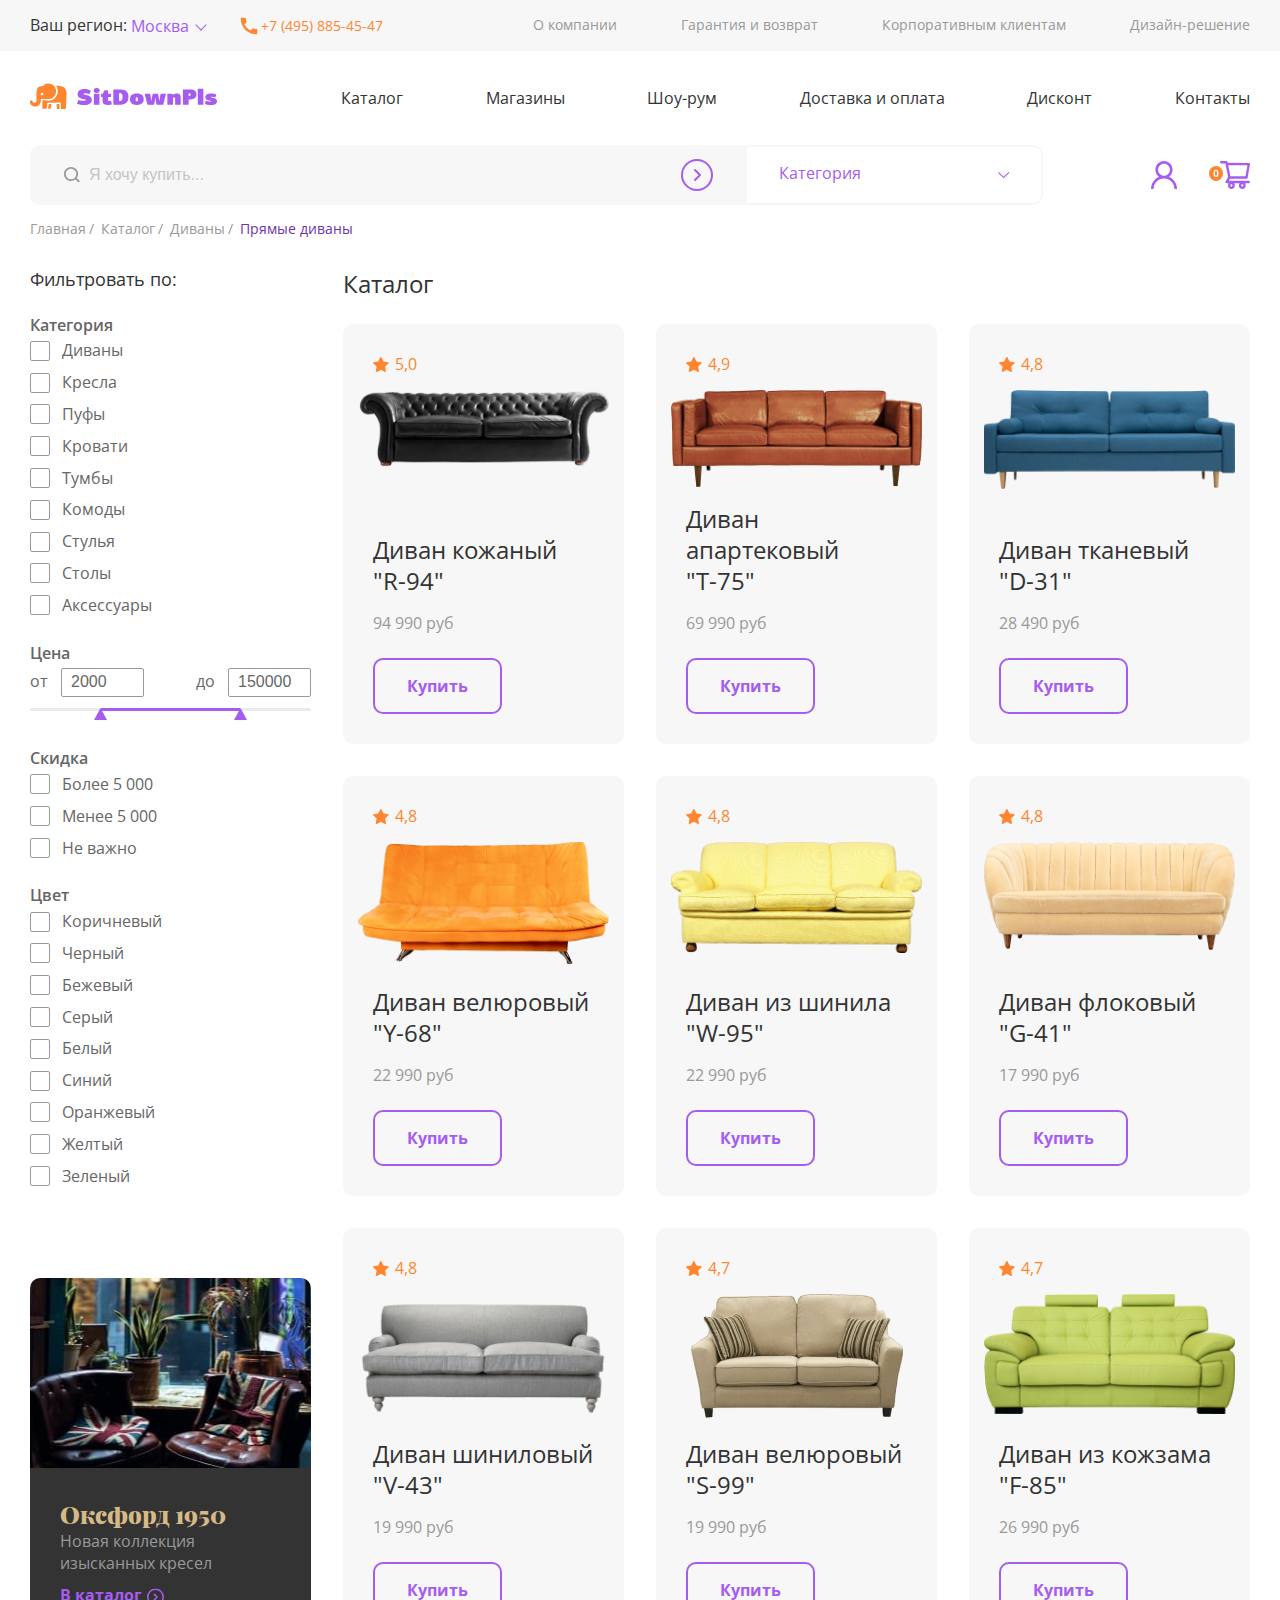
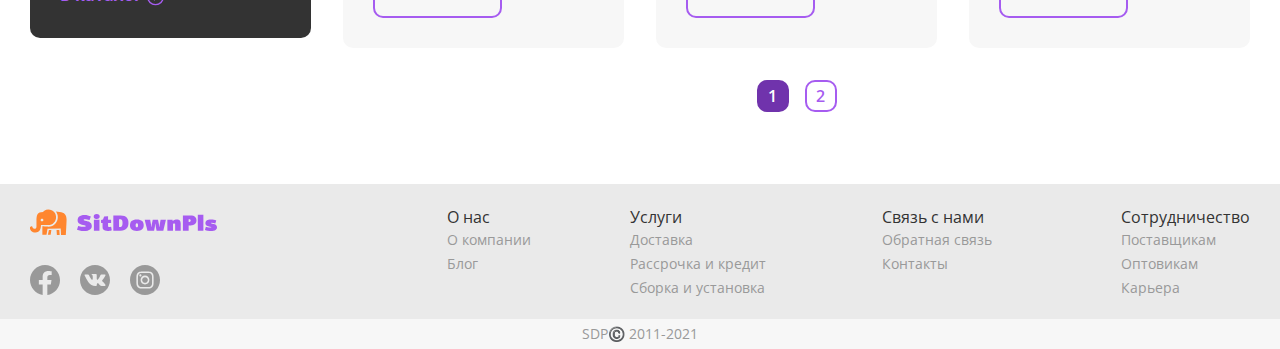
<file: catalog.html>
<!DOCTYPE html><html lang="en"><head><meta charset="UTF-8"><meta http-equiv="X-UA-Compatible" content="IE=edge"><meta name="viewport" content="width=device-width,initial-scale=1"><title>SitDownPls</title><link rel="icon" href="img/favicon.svg"><link rel="stylesheet" href="resources/choices.css"><link rel="stylesheet" href="resources/swiper-bundle.min.css"><link rel="stylesheet" href="main.css"></head><body><header class="header"><div class="header__top"><div class="logo"><div class="logo__container container"><a href="index.html" class="header__logo"><img src="img/logo.svg" alt="Логотип компании SitDownPls"></a></div></div><div class="container header__container flex"><div class="header__info"><div class="info"><div class="region"><span class="header__geo">Ваш регион:</span> <select class="geo header__select"><option value="" class="header__option">Москва</option><option value="" class="header__option">Казань</option><option value="" class="header__option">Уфа</option><option value="" class="header__option">Пермь</option></select></div><a href="tel:+74958854547" class="header__tel"><svg width="18" height="18" viewBox="0 0 18 18" fill="none" xmlns="http://www.w3.org/2000/svg"><path d="M16.3425 12.0983C15.215 12.0983 14.1242 11.915 13.1067 11.585C12.7858 11.475 12.4283 11.5575 12.1808 11.805L10.7417 13.6108C8.1475 12.3733 5.71833 10.0358 4.42583 7.35L6.21333 5.82833C6.46083 5.57167 6.53417 5.21417 6.43333 4.89333C6.09417 3.87583 5.92 2.785 5.92 1.6575C5.92 1.1625 5.5075 0.75 5.0125 0.75H1.84083C1.34583 0.75 0.75 0.97 0.75 1.6575C0.75 10.1733 7.83583 17.25 16.3425 17.25C16.9933 17.25 17.25 16.6725 17.25 16.1683V13.0058C17.25 12.5108 16.8375 12.0983 16.3425 12.0983Z"/></svg> +7 (495) 885-45-47</a></div></div><div class="list-block"><div class="list"><ul class="header__list flex list-reset"><li class="header__item"><a href="" class="header__link">О компании</a></li><li class="header__item"><a href="" class="header__link">Гарантия и возврат</a></li><li class="header__item"><a href="" class="header__link">Корпоративным клиентам</a></li><li class="header__item"><a href="" class="header__link">Дизайн-решение</a></li></ul></div></div></div></div><div class="header__bottom"><div class="burger-menu"><nav class="header__nav nav"><ul class="nav__list flex list-reset"><li class="nav__item"><a href="catalog.html" class="nav__link">Каталог</a></li><li class="nav__item"><a href="" class="nav__link">Доставка и оплата</a></li><li class="nav__item"><a href="" class="nav__link">Магазины</a></li><li class="nav__item"><a href="" class="nav__link">Дисконт</a></li><li class="nav__item"><a href="" class="nav__link">Шоу-рум</a></li><li class="nav__item"><a href="" class="nav__link">Контакты</a></li></ul></nav><div class="list"><ul class="header__list flex list-reset"><li class="header__item"><a href="" class="header__link">О компании</a></li><li class="header__item"><a href="" class="header__link">Корпоративным клиентам</a></li><li class="header__item"><a href="" class="header__link">Гарантия и возврат</a></li><li class="header__item"><a href="" class="header__link">Дизайн-решение</a></li></ul></div></div><div class="container"><div class="header__navigation flex"><button class="burger"><span class="burger__line"></span> <span class="burger__line"></span> <span class="burger__line"></span></button> <a href="index.html" class="header__logo"><img src="img/logo.svg" alt="Логотип компании SitDownPls"></a><nav class="header__nav nav"><ul class="nav__list flex list-reset"><li class="nav__item"><a href="catalog.html" class="nav__link">Каталог</a></li><li class="nav__item"><a href="" class="nav__link">Магазины</a></li><li class="nav__item"><a href="" class="nav__link">Шоу-рум</a></li><li class="nav__item"><a href="" class="nav__link">Доставка и оплата</a></li><li class="nav__item"><a href="" class="nav__link">Дисконт</a></li><li class="nav__item"><a href="" class="nav__link">Контакты</a></li></ul></nav></div><div class="header__profile flex"><form class="header__form"><label class="header__label"><input class="header__search" type="text" placeholder="Я хочу купить..."> <span class="search-icon"><svg width="20" height="20" viewBox="0 0 20 20" fill="none" xmlns="http://www.w3.org/2000/svg"><path d="M17.8187 16.0625L14.607 13.3156C15.5516 12.0945 16.0625 10.6016 16.0625 9.03125C16.0625 7.15156 15.3289 5.38906 14.0023 4.06016C12.6758 2.73125 10.9086 2 9.03125 2C7.15391 2 5.38672 2.73359 4.06016 4.06016C2.73125 5.38672 2 7.15156 2 9.03125C2 10.9086 2.73359 12.6758 4.06016 14.0023C5.38672 15.3312 7.15156 16.0625 9.03125 16.0625C10.6016 16.0625 12.0922 15.5516 13.3133 14.6094L16.5249 17.3539C16.5428 17.3718 16.564 17.3859 16.5873 17.3956C16.6106 17.4053 16.6356 17.4102 16.6609 17.4102C16.6861 17.4102 16.7111 17.4053 16.7344 17.3956C16.7578 17.3859 16.7789 17.3718 16.7968 17.3539L17.8187 16.3344C17.8365 16.3165 17.8507 16.2953 17.8604 16.272C17.87 16.2487 17.875 16.2237 17.875 16.1984C17.875 16.1732 17.87 16.1482 17.8604 16.1249C17.8507 16.1015 17.8365 16.0803 17.8187 16.0625ZM12.7438 12.7438C11.75 13.7352 10.4328 14.2812 9.03125 14.2812C7.62969 14.2812 6.3125 13.7352 5.31875 12.7438C4.32734 11.75 3.78125 10.4328 3.78125 9.03125C3.78125 7.62969 4.32734 6.31016 5.31875 5.31875C6.3125 4.32734 7.62969 3.78125 9.03125 3.78125C10.4328 3.78125 11.7523 4.325 12.7438 5.31875C13.7352 6.3125 14.2812 7.62969 14.2812 9.03125C14.2812 10.4328 13.7352 11.7523 12.7438 12.7438Z"/></svg> </span><span class="arrow"></span></label> <select class="category header__category"><option value="" class="header__option">Категория</option><option class="header__option">Диваны</option><option class="header__option">Кресла</option><option class="header__option">Пуфы</option><option class="header__option">Кровати</option><option class="header__option">Тумбы</option><option class="header__option">Комоды</option><option class="header__option">Стулья</option><option class="header__option">Столы</option><option class="header__option">Аксессуары</option></select></form><button class="header__account"><svg width="26" height="28" viewBox="0 0 26 28" fill="none" xmlns="http://www.w3.org/2000/svg"><path d="M24.98 22.8503C24.3278 21.2785 23.3813 19.8508 22.1933 18.6467C21.0089 17.4392 19.6059 16.4764 18.0617 15.8116C18.0478 15.8045 18.034 15.801 18.0202 15.794C20.1742 14.2111 21.5744 11.6327 21.5744 8.72362C21.5744 3.90452 17.7367 0 13 0C8.26333 0 4.42559 3.90452 4.42559 8.72362C4.42559 11.6327 5.82585 14.2111 7.97982 15.7975C7.96599 15.8045 7.95216 15.808 7.93833 15.8151C6.38941 16.4799 4.99952 17.4332 3.80671 18.6503C2.61981 19.8553 1.67349 21.2827 1.02003 22.8538C0.37806 24.3918 0.0318323 26.0409 8.64563e-05 27.7116C-0.000836348 27.7491 0.00563604 27.7864 0.0191224 27.8214C0.0326088 27.8564 0.0528363 27.8882 0.0786128 27.9151C0.104389 27.942 0.135194 27.9633 0.16921 27.9779C0.203227 27.9925 0.239768 28 0.27668 28H2.35113C2.50326 28 2.62427 27.8769 2.62773 27.7256C2.69688 25.01 3.76868 22.4668 5.66335 20.5392C7.62371 18.5447 10.2271 17.4472 13 17.4472C15.7729 17.4472 18.3763 18.5447 20.3367 20.5392C22.2313 22.4668 23.3031 25.01 23.3723 27.7256C23.3757 27.8804 23.4967 28 23.6489 28H25.7233C25.7602 28 25.7968 27.9925 25.8308 27.9779C25.8648 27.9633 25.8956 27.942 25.9214 27.9151C25.9472 27.8882 25.9674 27.8564 25.9809 27.8214C25.9944 27.7864 26.0008 27.7491 25.9999 27.7116C25.9653 26.0301 25.6231 24.3945 24.98 22.8503ZM13 14.7739C11.413 14.7739 9.91943 14.1442 8.79577 13.001C7.67211 11.8578 7.05323 10.3382 7.05323 8.72362C7.05323 7.10905 7.67211 5.58945 8.79577 4.44623C9.91943 3.30301 11.413 2.67337 13 2.67337C14.587 2.67337 16.0806 3.30301 17.2042 4.44623C18.3279 5.58945 18.9468 7.10905 18.9468 8.72362C18.9468 10.3382 18.3279 11.8578 17.2042 13.001C16.0806 14.1442 14.587 14.7739 13 14.7739Z"/></svg></button> <button class="header__cart"><svg width="41" height="28" viewBox="0 0 41 28" fill="none" xmlns="http://www.w3.org/2000/svg"><g clip-path="url(#clip0_664_1458)"><path d="M39.8162 19.8503H19.902L20.9019 17.7365L37.5154 17.7052C38.0772 17.7052 38.5588 17.2887 38.6591 16.7125L40.9599 3.34598C41.0201 2.99541 40.9298 2.63444 40.7091 2.36023C40.6 2.22528 40.4639 2.11658 40.3103 2.04166C40.1567 1.96674 39.9892 1.9274 39.8195 1.92637L18.6848 1.85348L18.5042 0.971861C18.3905 0.40957 17.9022 0 17.3471 0H12.1805C11.8674 0 11.5671 0.129087 11.3458 0.358864C11.1244 0.588641 11 0.900285 11 1.22524C11 1.55019 11.1244 1.86184 11.3458 2.09161C11.5671 2.32139 11.8674 2.45048 12.1805 2.45048H16.3907L17.1799 6.34486L19.1228 16.1086L16.6214 20.3466C16.4915 20.5286 16.4133 20.7446 16.3956 20.9704C16.3778 21.1961 16.4213 21.4225 16.5211 21.6239C16.7218 22.0369 17.1264 22.2973 17.5745 22.2973H19.6746C19.2269 22.9145 18.9851 23.6662 18.9857 24.4388C18.9857 26.4034 20.524 28 22.4168 28C24.3096 28 25.8478 26.4034 25.8478 24.4388C25.8478 23.6648 25.6004 22.9116 25.159 22.2973H30.5463C30.0986 22.9145 29.8568 23.6662 29.8574 24.4388C29.8574 26.4034 31.3957 28 33.2885 28C35.1812 28 36.7195 26.4034 36.7195 24.4388C36.7195 23.6648 36.4721 22.9116 36.0307 22.2973H39.8195C40.4683 22.2973 41 21.7489 41 21.072C40.9981 20.7474 40.8725 20.4368 40.6507 20.2079C40.4289 19.979 40.1289 19.8504 39.8162 19.8503ZM19.1763 4.26925L38.4317 4.33519L36.5456 15.2964L21.4202 15.3242L19.1763 4.26925ZM22.4168 25.5356C21.8349 25.5356 21.36 25.0428 21.36 24.4388C21.36 23.8349 21.8349 23.342 22.4168 23.342C22.9987 23.342 23.4735 23.8349 23.4735 24.4388C23.4735 24.7297 23.3622 25.0087 23.164 25.2144C22.9658 25.4201 22.6971 25.5356 22.4168 25.5356ZM33.2885 25.5356C32.7066 25.5356 32.2317 25.0428 32.2317 24.4388C32.2317 23.8349 32.7066 23.342 33.2885 23.342C33.8704 23.342 34.3452 23.8349 34.3452 24.4388C34.3452 24.7297 34.2339 25.0087 34.0357 25.2144C33.8375 25.4201 33.5687 25.5356 33.2885 25.5356Z"/><ellipse cx="7" cy="12.5" rx="7" ry="7.5" fill="#FF862F"/><path d="M9.49023 12.4307C9.49023 13.0068 9.44466 13.5212 9.35352 13.9736C9.26562 14.4261 9.1224 14.8102 8.92383 15.126C8.72852 15.4417 8.47135 15.6826 8.15234 15.8486C7.83333 16.0146 7.44596 16.0977 6.99023 16.0977C6.41732 16.0977 5.94694 15.9528 5.5791 15.6631C5.21126 15.3701 4.93945 14.9502 4.76367 14.4033C4.58789 13.8532 4.5 13.1956 4.5 12.4307C4.5 11.6592 4.57975 11 4.73926 10.4531C4.90202 9.90299 5.16569 9.48145 5.53027 9.18848C5.89486 8.89551 6.38151 8.74902 6.99023 8.74902C7.5599 8.74902 8.02865 8.89551 8.39648 9.18848C8.76758 9.47819 9.04264 9.89811 9.22168 10.4482C9.40072 10.9951 9.49023 11.6559 9.49023 12.4307ZM5.99902 12.4307C5.99902 12.9743 6.02832 13.4284 6.08691 13.793C6.14876 14.1543 6.2513 14.4261 6.39453 14.6084C6.53776 14.7907 6.73633 14.8818 6.99023 14.8818C7.24089 14.8818 7.43783 14.7923 7.58105 14.6133C7.72754 14.431 7.83171 14.1592 7.89355 13.7979C7.9554 13.4333 7.98633 12.9775 7.98633 12.4307C7.98633 11.887 7.9554 11.4329 7.89355 11.0684C7.83171 10.7038 7.72754 10.4303 7.58105 10.248C7.43783 10.0625 7.24089 9.96973 6.99023 9.96973C6.73633 9.96973 6.53776 10.0625 6.39453 10.248C6.2513 10.4303 6.14876 10.7038 6.08691 11.0684C6.02832 11.4329 5.99902 11.887 5.99902 12.4307Z" fill="white"/></g><defs><clipPath id="clip0_664_1458"><rect width="41" height="28" fill="white"/></clipPath></defs></svg></button></div></div></div></header><main class="main"><h1 class="visually-hidden">Интернет-магазин мебели SitDownPls</h1><div class="container"><ul class="breadcrumb list-reset"><li class="breadcrumb__item"><a class="breadcrumb__link" href="index.html">Главная</a></li><li class="breadcrumb__item"><a class="breadcrumb__link" href="catalog.html">Каталог</a></li><li class="breadcrumb__item"><a class="breadcrumb__link" href="#">Диваны</a></li><li class="breadcrumb__item"><a class="breadcrumb__link breadcrumb__link--active" href="#">Прямые диваны</a></li></ul></div><div class="container"><div class="main-container"><aside class="filter"><p class="filter__title">Фильтровать по:</p><p class="filter__title filter__title-1024">Фильтры:</p><form class="filter__form form"><fieldset class="filter__fieldset dropdown"><button class="dropdown__btn filter__legend">Категория</button><div class="filter__block dropdown__menu"><label class="filter__label"><input type="checkbox" class="filter__input"> <span class="filter__input-checkbox"></span> Диваны</label> <label class="filter__label"><input type="checkbox" class="filter__input"> <span class="filter__input-checkbox"></span> Кресла</label> <label class="filter__label"><input type="checkbox" class="filter__input"> <span class="filter__input-checkbox"></span> Пуфы</label> <label class="filter__label"><input type="checkbox" class="filter__input"> <span class="filter__input-checkbox"></span> Кровати</label> <label class="filter__label"><input type="checkbox" class="filter__input"> <span class="filter__input-checkbox"></span> Тумбы</label> <label class="filter__label"><input type="checkbox" class="filter__input"> <span class="filter__input-checkbox"></span> Комоды</label> <label class="filter__label"><input type="checkbox" class="filter__input"> <span class="filter__input-checkbox"></span> Стулья</label> <label class="filter__label"><input type="checkbox" class="filter__input"> <span class="filter__input-checkbox"></span> Столы</label> <label class="filter__label"><input type="checkbox" class="filter__input"> <span class="filter__input-checkbox"></span> Аксессуары</label></div></fieldset><fieldset class="filter__fieldset dropdown"><button class="dropdown__btn filter__legend">Цена</button><div class="filter__container range dropdown__menu"><div class="price"><label class="form__price"><span class="price-from">от</span> <input id="min-value" class="form__price-count" type="number"></label> <label class="form__price"><span class="price-to">до</span> <input id="max-value" class="form__price-count" type="number"></label></div><div class="middle"><div class="multi-range-slider"><input type="range" id="input-left" min="0" max="10000" value="2000"> <input type="range" id="input-right" min="0" max="200000" value="150000"><div class="slider"><div class="track"></div><div class="range"></div><div class="thumb left"></div><div class="thumb right"></div></div></div></div></div></fieldset><fieldset class="filter__fieldset dropdown"><button class="dropdown__btn filter__legend">Скидка</button><div class="filter__block dropdown__menu"><label class="filter__label"><input type="checkbox" class="filter__input"> <span class="filter__input-checkbox"></span> Более 5&nbsp;000</label> <label class="filter__label"><input type="checkbox" class="filter__input"> <span class="filter__input-checkbox"></span> Менее 5&nbsp;000</label> <label class="filter__label"><input type="checkbox" class="filter__input"> <span class="filter__input-checkbox"></span> Не важно</label></div></fieldset><fieldset class="filter__fieldset dropdown"><button class="dropdown__btn filter__legend">Цвет</button><div class="filter__block dropdown__menu"><label class="filter__label"><input type="checkbox" class="filter__input"> <span class="filter__input-checkbox"></span> Коричневый</label> <label class="filter__label"><input type="checkbox" class="filter__input"> <span class="filter__input-checkbox"></span> Черный</label> <label class="filter__label"><input type="checkbox" class="filter__input"> <span class="filter__input-checkbox"></span> Бежевый</label> <label class="filter__label"><input type="checkbox" class="filter__input"> <span class="filter__input-checkbox"></span> Серый</label> <label class="filter__label"><input type="checkbox" class="filter__input"> <span class="filter__input-checkbox"></span> Белый</label> <label class="filter__label"><input type="checkbox" class="filter__input"> <span class="filter__input-checkbox"></span> Синий</label> <label class="filter__label"><input type="checkbox" class="filter__input"> <span class="filter__input-checkbox"></span> Оранжевый</label> <label class="filter__label"><input type="checkbox" class="filter__input"> <span class="filter__input-checkbox"></span> Желтый</label> <label class="filter__label"><input type="checkbox" class="filter__input"> <span class="filter__input-checkbox"></span> Зеленый</label></div></fieldset></form><div class="banner"><p class="banner__name">Оксфорд 1950</p><h2 class="banner__descr">Новая коллекция изысканных кресел</h2><a href="" class="banner__link">В каталог <svg width="22" height="22" viewBox="0 0 22 22" fill="none" xmlns="http://www.w3.org/2000/svg"><g clip-path="url(#clip0_54145_1334)"><path d="M9.625 7.5625L13.0625 11L9.625 14.4375" stroke="#A65CF0" stroke-width="2" stroke-linecap="round" stroke-linejoin="round"/><circle cx="11" cy="11" r="10" stroke="#A65CF0" stroke-width="2"/></g><defs><clipPath id="clip0_54145_1334"><rect width="22" height="22" fill="white"/></clipPath></defs></svg></a></div></aside><h3 class="catalog-title">Каталог</h3><section class="catalog rating"><ul class="rating__list list-reset"><li class="rating__item rating__item--active" data-page="1" data-target="1"><article class="product"><span class="product__rating">5,0</span><picture><source srcset="img/rating-1-320.png" media="(max-width:480px)"><img src="img/rating-1.png" alt="Диван кожаный R-94"></picture><div class="product__content"><h3 class="product__name">Диван кожаный<br>"R-94"</h3><span class="product__price">94&nbsp;990 руб</span> <a href="" class="product__link">Купить</a></div></article></li><li class="rating__item rating__item--active" data-page="1" data-target="1"><article class="product"><span class="product__rating">4,9</span><picture><source srcset="img/rating-2-320.png" media="(max-width:480px)"><img src="img/rating-2.png" alt="Диван апартековый T-75"></picture><div class="product__content"><h3 class="product__name">Диван апартековый<br>"T-75"</h3><span class="product__price">69&nbsp;990 руб</span> <a href="" class="product__link">Купить</a></div></article></li><li class="rating__item rating__item--active" data-page="1" data-target="1"><article class="product"><span class="product__rating">4,8</span><picture><source srcset="img/rating-3-320.png" media="(max-width:480px)"><img src="img/rating-3.png" alt="Диван тканевый D-31"></picture><div class="product__content"><h3 class="product__name">Диван тканевый<br>"D-31"</h3><span class="product__price">28&nbsp;490 руб</span> <a href="product.html" class="product__link">Купить</a></div></article></li><li class="rating__item rating__item--active" data-page="1" data-target="1"><article class="product"><span class="product__rating">4,8</span><picture><source srcset="img/rating-4-320.png" media="(max-width:480px)"><img src="img/rating-4.png" alt="Диван велюровый Y-68"></picture><div class="product__content"><h3 class="product__name">Диван велюровый<br>"Y-68"</h3><span class="product__price">22&nbsp;990 руб</span> <a href="" class="product__link">Купить</a></div></article></li><li class="rating__item rating__item--active" data-page="1" data-target="1"><article class="product"><span class="product__rating">4,8</span><picture><source srcset="img/rating-5-320.png" media="(max-width:480px)"><img src="img/rating-5.png" alt="Диван из шинила W-95"></picture><div class="product__content"><h3 class="product__name">Диван из&nbsp;шинила<br>"W-95"</h3><span class="product__price">22&nbsp;990 руб</span> <a href="" class="product__link">Купить</a></div></article></li><li class="rating__item rating__item--active" data-page="1" data-target="1"><article class="product"><span class="product__rating">4,8</span><picture><source srcset="img/rating-6-320.png" media="(max-width:480px)"><img src="img/rating-6.png" alt="Диван флоковый G-41"></picture><div class="product__content"><h3 class="product__name">Диван флоковый<br>"G-41"</h3><span class="product__price">17&nbsp;990 руб</span> <a href="" class="product__link">Купить</a></div></article></li><li class="rating__item rating__item--active" data-page="1" data-target="2"><article class="product"><span class="product__rating">4,8</span><picture><source srcset="img/rating-7-320.png" media="(max-width:480px)"><img src="img/rating-7.png" alt="Диван шиниловый V-43"></picture><div class="product__content"><h3 class="product__name">Диван шиниловый<br>"V-43"</h3><span class="product__price">19&nbsp;990 руб</span> <a href="" class="product__link">Купить</a></div></article></li><li class="rating__item rating__item--active" data-page="1" data-target="2"><article class="product"><span class="product__rating">4,7</span><picture><source srcset="img/rating-8-320.png" media="(max-width:480px)"><img src="img/rating-8.png" alt="Диван велюровый S-99"></picture><div class="product__content"><h3 class="product__name">Диван велюровый<br>"S-99"</h3><span class="product__price">19&nbsp;990 руб</span> <a href="" class="product__link">Купить</a></div></article></li><li class="rating__item rating__item--active" data-page="1" data-target="2"><article class="product"><span class="product__rating">4,7</span><picture><source srcset="img/rating-9-320.png" media="(max-width:480px)"><img src="img/rating-9.png" alt="Диван из кожзама F-85"></picture><div class="product__content"><h3 class="product__name">Диван из&nbsp;кожзама<br>"F-85"</h3><span class="product__price">26&nbsp;990 руб</span> <a href="" class="product__link">Купить</a></div></article></li><li class="rating__item" data-page="2" data-target="2"><article class="product"><span class="product__rating">4,6</span><picture><source srcset="img/rating-10-320.png" media="(max-width:480px)"><img src="img/rating-10.png" alt="Диван флоковый H-64"></picture><div class="product__content"><h3 class="product__name">Диван флоковый<br>"H-64"</h3><span class="product__price">25&nbsp;990 руб</span> <a href="" class="product__link">Купить</a></div></article></li><li class="rating__item" data-page="2" data-target="2"><article class="product"><span class="product__rating">4,6</span><picture><source srcset="img/rating-11-320.png" media="(max-width:480px)"><img src="img/rating-11.png" alt="Диван флоковый H-58"></picture><div class="product__content"><h3 class="product__name">Диван флоковый<br>"H-58"</h3><span class="product__price">23&nbsp;990 руб</span> <a href="" class="product__link">Купить</a></div></article></li><li class="rating__item" data-page="2" data-target="2"><article class="product"><span class="product__rating">4,6</span><picture><source srcset="img/rating-12-320.png" media="(max-width:480px)"><img src="img/rating-12.png" alt="Диван из кожзама R-43"></picture><div class="product__content"><h3 class="product__name">Диван из&nbsp;кожзама<br>"R-43"</h3><span class="product__price">33&nbsp;990 руб</span> <a href="" class="product__link">Купить</a></div></article></li><li class="rating__item" data-page="2" data-target="3"><article class="product"><span class="product__rating">4,6</span><picture><source srcset="img/rating-13-320.png" media="(max-width:480px)"><img src="img/rating-13.png" alt="Диван из шинила С-42"></picture><div class="product__content"><h3 class="product__name">Диван из&nbsp;шинила<br>"С-42"</h3><span class="product__price">18&nbsp;990 руб</span> <a href="" class="product__link">Купить</a></div></article></li><li class="rating__item" data-page="2" data-target="3"><article class="product"><span class="product__rating">4,6</span><picture><source srcset="img/rating-14-320.png" media="(max-width:480px)"><img src="img/rating-14.png" alt="Диван велюровый U-58"></picture><div class="product__content"><h3 class="product__name">Диван велюровый<br>"U-58"</h3><span class="product__price">21&nbsp;990 руб</span> <a href="" class="product__link">Купить</a></div></article></li><li class="rating__item" data-page="2" data-target="3"><article class="product"><span class="product__rating">4,5</span><picture><source srcset="img/rating-15-320.png" media="(max-width:480px)"><img src="img/rating-15.png" alt="Диван флоковый F-41"></picture><div class="product__content"><h3 class="product__name">Диван флоковый<br>"F-41"</h3><span class="product__price">17&nbsp;990 руб</span> <a href="" class="product__link">Купить</a></div></article></li><li class="rating__item" data-page="2" data-target="3"><article class="product"><span class="product__rating">4,5</span><picture><source srcset="img/rating-16-320.png" media="(max-width:480px)"><img src="img/rating-16.png" alt="Диван велюровый R-85"></picture><div class="product__content"><h3 class="product__name">Диван велюровый<br>"R-85"</h3><span class="product__price">34&nbsp;990 руб</span> <a href="" class="product__link">Купить</a></div></article></li><li class="rating__item" data-page="2" data-target="3"><article class="product"><span class="product__rating">4,5</span><picture><source srcset="img/rating-17-320.png" media="(max-width:480px)"><img src="img/rating-17.png" alt="Диван велюровый S-44"></picture><div class="product__content"><h3 class="product__name">Диван велюровый<br>"S-44"</h3><span class="product__price">19&nbsp;990 руб</span> <a href="" class="product__link">Купить</a></div></article></li><li class="rating__item" data-page="2" data-target="3"><article class="product"><span class="product__rating">4,5</span><picture><source srcset="img/rating-18-320.png" media="(max-width:480px)"><img src="img/rating-18.png" alt="Диван из шинила С-80"></picture><div class="product__content"><h3 class="product__name">Диван из&nbsp;шинила<br>"С-80"</h3><span class="product__price">20&nbsp;990 руб</span> <a href="" class="product__link">Купить</a></div></article></li></ul><ul class="pagination list-reset flex"><li class="pagination__item pagination__item--active"><a href="" class="pagination__link" data-number="1">1</a></li><li class="pagination__item"><a href="" class="pagination__link" data-number="2">2</a></li><li class="pagination__item"><a href="" class="pagination__link" data-number="3">3</a></li></ul></section></div></div></main><footer class="footer"><div class="footer__top"><div class="container footer__container flex"><div class="footer__icons"><a href="index.html" class="footer__logo"><img src="img/logo.svg" alt="Логотип компании SitDownPls"></a><ul class="footer__social social list-reset flex"><li class="social__item"><a href="" class="social__link"><svg width="30" height="30" viewBox="0 0 30 30" fill="none" xmlns="http://www.w3.org/2000/svg"><path d="M15 0C6.74999 0 0 6.76205 0 15.0904C0 22.6205 5.48999 28.8705 12.66 30V19.4578H8.84999V15.0904H12.66V11.762C12.66 7.98193 14.895 5.90361 18.33 5.90361C19.965 5.90361 21.675 6.18976 21.675 6.18976V9.90964H19.785C17.925 9.90964 17.34 11.0693 17.34 12.259V15.0904H21.51L20.835 19.4578H17.34V30C20.8746 29.4395 24.0933 27.6288 26.4149 24.8947C28.7364 22.1606 30.008 18.6832 30 15.0904C30 6.76205 23.25 0 15 0Z"/></svg></a></li><li class="social__item"><a href="" class="social__link"><svg width="30" height="30" viewBox="0 0 30 30" fill="none" xmlns="http://www.w3.org/2000/svg"><path d="M15 0C6.71601 0 0 6.7157 0 15C0 23.2843 6.71601 30 15 30C23.284 30 30 23.2843 30 15C30 6.7157 23.284 0 15 0ZM22.6088 16.6223C23.3079 17.3052 24.0476 17.9478 24.6752 18.7013C24.9532 19.0346 25.2153 19.3792 25.4148 19.7669C25.6996 20.3196 25.4425 20.9257 24.9477 20.9586L21.8747 20.958C21.081 21.0236 20.4494 20.7035 19.9169 20.1609C19.4919 19.7285 19.0975 19.2666 18.6881 18.8194C18.5208 18.6359 18.3447 18.4631 18.1347 18.3272C17.7158 18.0546 17.3518 18.1381 17.1118 18.5758C16.8672 19.0211 16.8114 19.5146 16.788 20.0102C16.7546 20.7348 16.5361 20.9242 15.809 20.9583C14.2554 21.031 12.7814 20.7953 11.4114 20.0121C10.2028 19.3212 9.26731 18.3462 8.45217 17.2423C6.86486 15.0902 5.64921 12.7283 4.55693 10.2985C4.3111 9.7513 4.49095 9.45852 5.09463 9.44716C6.0976 9.42783 7.10056 9.43028 8.10353 9.44624C8.51171 9.45268 8.78179 9.68624 8.93862 10.0714C9.48061 11.4049 10.1451 12.6737 10.9777 13.8503C11.1996 14.1637 11.4261 14.4761 11.7486 14.6974C12.1047 14.9417 12.376 14.861 12.5438 14.4635C12.6513 14.2109 12.6976 13.9409 12.7209 13.6702C12.8007 12.743 12.8102 11.8162 12.6721 10.8927C12.5862 10.3148 12.2612 9.94158 11.6851 9.83233C11.3917 9.77678 11.4347 9.66813 11.5774 9.50056C11.8251 9.21084 12.0571 9.03161 12.5208 9.03161L15.9928 9.031C16.5401 9.13841 16.6628 9.38394 16.7371 9.93514L16.7402 13.7936C16.7337 14.0069 16.8473 14.6391 17.2303 14.7787C17.5372 14.88 17.7397 14.6339 17.9233 14.4396C18.7559 13.556 19.3492 12.5131 19.8804 11.4338C20.1149 10.9577 20.3171 10.4652 20.5136 9.97166C20.6596 9.60675 20.8868 9.42721 21.2986 9.43335L24.642 9.43734C24.7406 9.43734 24.8406 9.43826 24.9382 9.45514C25.5017 9.55151 25.6561 9.79396 25.4817 10.3436C25.2074 11.2073 24.6743 11.9266 24.1531 12.6479C23.5946 13.4201 22.9989 14.1652 22.4458 14.9408C21.9376 15.6497 21.9778 16.0066 22.6088 16.6223Z"/></svg></a></li><li class="social__item"><a href="" class="social__link"><svg width="30" height="30" viewBox="0 0 30 30" fill="none" xmlns="http://www.w3.org/2000/svg"><g clip-path="url(#clip0_38_39)"><path d="M12.1289 15C12.1289 16.5857 13.4143 17.8711 15 17.8711C16.5857 17.8711 17.8711 16.5857 17.8711 15C17.8711 13.4143 16.5857 12.1289 15 12.1289C13.4143 12.1289 12.1289 13.4143 12.1289 15Z" fill="#999999"/><path d="M8.28558 9.91991C8.4236 9.54591 8.64378 9.2074 8.92989 8.92953C9.20775 8.64343 9.54604 8.42325 9.92026 8.28523C10.2238 8.16736 10.6797 8.02705 11.5195 7.98883C12.4279 7.9474 12.7003 7.93848 15.0001 7.93848C17.3001 7.93848 17.5725 7.94717 18.4807 7.9886C19.3204 8.02705 19.7766 8.16736 20.0799 8.28523C20.4541 8.42325 20.7926 8.64343 21.0702 8.92953C21.3563 9.2074 21.5765 9.54568 21.7148 9.91991C21.8326 10.2234 21.9729 10.6796 22.0112 11.5193C22.0526 12.4275 22.0615 12.6999 22.0615 14.9999C22.0615 17.2997 22.0526 17.5721 22.0112 18.4805C21.9729 19.3203 21.8326 19.7762 21.7148 20.0797C21.5765 20.454 21.3566 20.7923 21.0705 21.0701C20.7926 21.3562 20.4543 21.5764 20.0801 21.7144C19.7766 21.8325 19.3204 21.9728 18.4807 22.011C17.5725 22.0525 17.3003 22.0612 15.0003 22.0612C12.7 22.0612 12.4277 22.0525 11.5197 22.011C10.6799 21.9728 10.2238 21.8325 9.92026 21.7144C9.16907 21.4247 8.57535 20.8309 8.28558 20.0797C8.16771 19.7762 8.0274 19.3203 7.98895 18.4805C7.94753 17.5721 7.93883 17.2997 7.93883 14.9999C7.93883 12.6999 7.94753 12.4275 7.98895 11.5193C8.02718 10.6796 8.16748 10.2234 8.28558 9.91991ZM15.0001 19.4226C17.4429 19.4226 19.4232 17.4426 19.4232 14.9997C19.4232 12.5569 17.4429 10.5768 15.0001 10.5768C12.5574 10.5768 10.5771 12.5569 10.5771 14.9997C10.5771 17.4426 12.5574 19.4226 15.0001 19.4226ZM10.4023 11.4356C10.9731 11.4356 11.4359 10.9728 11.4359 10.4019C11.4359 9.8311 10.9731 9.3683 10.4023 9.3683C9.83145 9.3683 9.36865 9.8311 9.36865 10.4019C9.36888 10.9728 9.83145 11.4356 10.4023 11.4356Z"/><path d="M15 0C23.283 0 30 6.717 30 15C30 23.283 23.283 30 15 30C6.717 30 0 23.283 0 15C0 6.717 6.717 0 15 0ZM6.43867 18.5511C6.48033 19.468 6.62613 20.094 6.83899 20.6419C7.28645 21.7989 8.20107 22.7135 9.35806 23.161C9.90578 23.3739 10.532 23.5194 11.4487 23.5613C12.3672 23.6032 12.6606 23.6133 14.9998 23.6133C17.3392 23.6133 17.6324 23.6032 18.5511 23.5613C19.4678 23.5194 20.094 23.3739 20.6417 23.161C21.2167 22.9447 21.7371 22.6057 22.1674 22.1674C22.6055 21.7374 22.9445 21.2167 23.1608 20.6419C23.3736 20.0942 23.5194 19.468 23.5611 18.5513C23.6034 17.6326 23.6133 17.3392 23.6133 15C23.6133 12.6608 23.6034 12.3674 23.5613 11.4489C23.5197 10.532 23.3741 9.90601 23.1612 9.35806C22.9449 8.78334 22.6057 8.26263 22.1674 7.83257C21.7374 7.39426 21.2167 7.05528 20.6419 6.83899C20.094 6.62613 19.468 6.48056 18.5511 6.43867C17.6326 6.39679 17.3392 6.38672 15 6.38672C12.6608 6.38672 12.3674 6.39679 11.4489 6.4389C10.532 6.48056 9.90601 6.62613 9.35806 6.83876C8.78334 7.05505 8.26263 7.39426 7.83234 7.83257C7.39426 8.26286 7.05505 8.78334 6.83899 9.35806C6.6259 9.90601 6.48033 10.532 6.43845 11.4489C6.39656 12.3674 6.38672 12.6608 6.38672 15C6.38672 17.3392 6.39656 17.6326 6.43867 18.5511Z"/></g><defs><clipPath id="clip0_38_39"><rect width="30" height="30" fill="white" transform="matrix(-1 0 0 1 30 0)"/></clipPath></defs></svg></a></li></ul></div><div class="footer__navigation flex"><div class="navigation"><h2 class="navigation-title">О нас</h2><ul class="navigation__list list-reset"><li class="navigation__item"><a class="navigation__link">О компании</a></li><li class="navigation__item"><a class="navigation__link">Блог</a></li></ul></div><div class="navigation"><h2 class="navigation-title">Услуги</h2><ul class="navigation__list list-reset"><li class="navigation__item"><a class="navigation__link">Доставка</a></li><li class="navigation__item"><a class="navigation__link">Рассрочка и кредит</a></li><li class="navigation__item"><a class="navigation__link">Сборка и установка</a></li></ul></div><div class="navigation"><h2 class="navigation-title">Связь с нами</h2><ul class="navigation__list list-reset"><li class="navigation__item"><a class="navigation__link">Обратная связь</a></li><li class="navigation__item"><a class="navigation__link">Контакты</a></li></ul></div><div class="navigation"><h2 class="navigation-title">Сотрудничество</h2><ul class="navigation__list list-reset"><li class="navigation__item"><a href="cooperation.html" class="navigation__link">Поставщикам</a></li><li class="navigation__item"><a class="navigation__link">Оптовикам</a></li><li class="navigation__item"><a class="navigation__link">Карьера</a></li></ul></div></div></div></div><span class="footer__date">SDP©️ 2011-2021</span></footer><script src="resources/just-validate.js"></script><script src="resources/choices.js"></script><script src="resources/swiper-bundle.min.js"></script><script src="resources/scroll.js"></script><script src="app.js"></script></body></html>
</file>
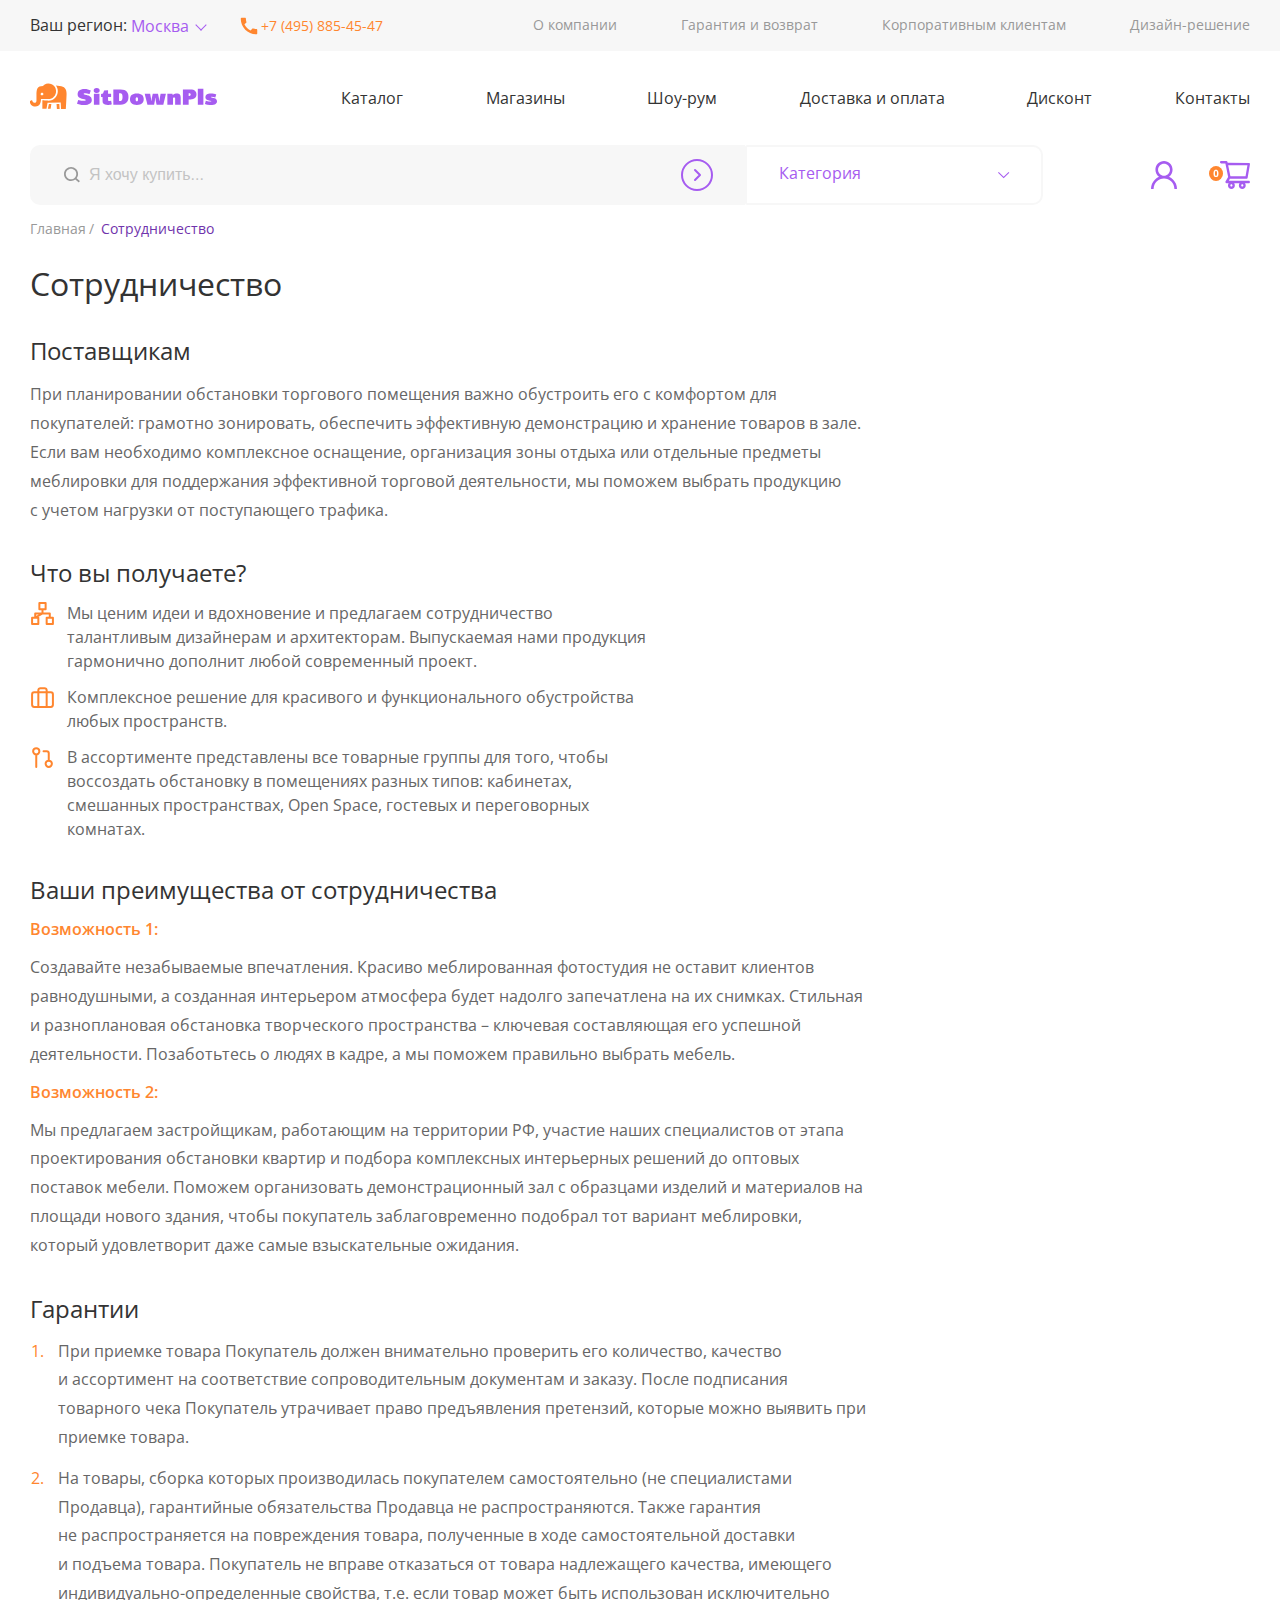
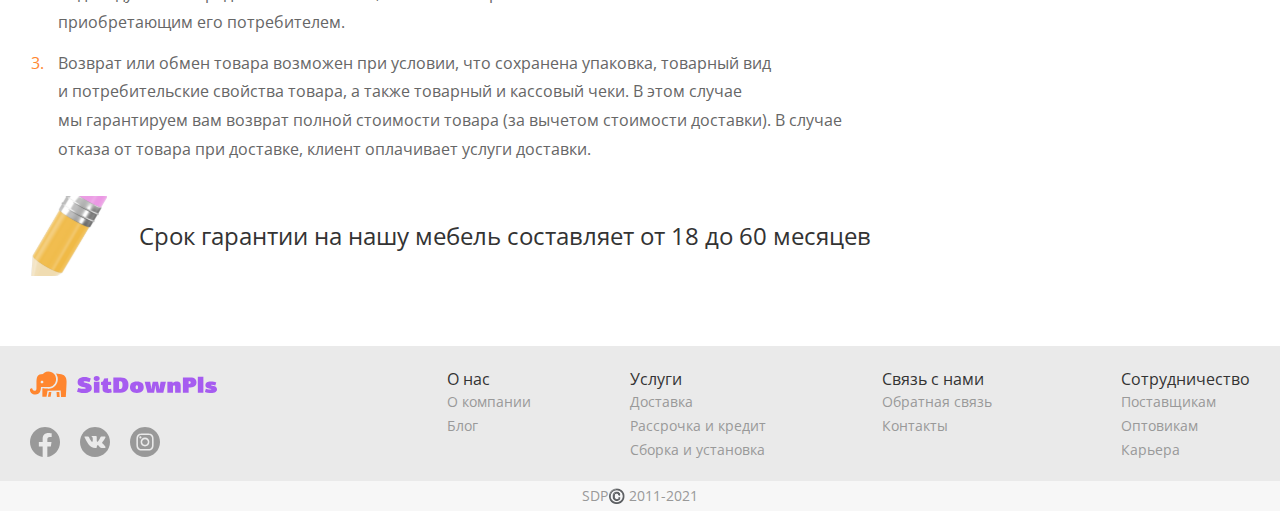
<file: cooperation.html>
<!DOCTYPE html><html lang="en"><head><meta charset="UTF-8"><meta http-equiv="X-UA-Compatible" content="IE=edge"><meta name="viewport" content="width=device-width,initial-scale=1"><title>SitDownPls</title><link rel="icon" href="img/favicon.svg"><link rel="stylesheet" href="resources/choices.css"><link rel="stylesheet" href="resources/swiper-bundle.min.css"><link rel="stylesheet" href="main.css"></head><body><header class="header"><div class="header__top"><div class="logo"><div class="logo__container container"><a href="index.html" class="header__logo"><img src="img/logo.svg" alt="Логотип компании SitDownPls"></a></div></div><div class="container header__container flex"><div class="header__info"><div class="info"><div class="region"><span class="header__geo">Ваш регион:</span> <select class="geo header__select"><option value="" class="header__option">Москва</option><option value="" class="header__option">Казань</option><option value="" class="header__option">Уфа</option><option value="" class="header__option">Пермь</option></select></div><a href="tel:+74958854547" class="header__tel"><svg width="18" height="18" viewBox="0 0 18 18" fill="none" xmlns="http://www.w3.org/2000/svg"><path d="M16.3425 12.0983C15.215 12.0983 14.1242 11.915 13.1067 11.585C12.7858 11.475 12.4283 11.5575 12.1808 11.805L10.7417 13.6108C8.1475 12.3733 5.71833 10.0358 4.42583 7.35L6.21333 5.82833C6.46083 5.57167 6.53417 5.21417 6.43333 4.89333C6.09417 3.87583 5.92 2.785 5.92 1.6575C5.92 1.1625 5.5075 0.75 5.0125 0.75H1.84083C1.34583 0.75 0.75 0.97 0.75 1.6575C0.75 10.1733 7.83583 17.25 16.3425 17.25C16.9933 17.25 17.25 16.6725 17.25 16.1683V13.0058C17.25 12.5108 16.8375 12.0983 16.3425 12.0983Z"/></svg> +7 (495) 885-45-47</a></div></div><div class="list-block"><div class="list"><ul class="header__list flex list-reset"><li class="header__item"><a href="" class="header__link">О компании</a></li><li class="header__item"><a href="" class="header__link">Гарантия и возврат</a></li><li class="header__item"><a href="" class="header__link">Корпоративным клиентам</a></li><li class="header__item"><a href="" class="header__link">Дизайн-решение</a></li></ul></div></div></div></div><div class="header__bottom"><div class="burger-menu"><nav class="header__nav nav"><ul class="nav__list flex list-reset"><li class="nav__item"><a href="catalog.html" class="nav__link">Каталог</a></li><li class="nav__item"><a href="" class="nav__link">Доставка и оплата</a></li><li class="nav__item"><a href="" class="nav__link">Магазины</a></li><li class="nav__item"><a href="" class="nav__link">Дисконт</a></li><li class="nav__item"><a href="" class="nav__link">Шоу-рум</a></li><li class="nav__item"><a href="" class="nav__link">Контакты</a></li></ul></nav><div class="list"><ul class="header__list flex list-reset"><li class="header__item"><a href="" class="header__link">О компании</a></li><li class="header__item"><a href="" class="header__link">Корпоративным клиентам</a></li><li class="header__item"><a href="" class="header__link">Гарантия и возврат</a></li><li class="header__item"><a href="" class="header__link">Дизайн-решение</a></li></ul></div></div><div class="container"><div class="header__navigation flex"><button class="burger"><span class="burger__line"></span> <span class="burger__line"></span> <span class="burger__line"></span></button> <a href="index.html" class="header__logo"><img src="img/logo.svg" alt="Логотип компании SitDownPls"></a><nav class="header__nav nav"><ul class="nav__list flex list-reset"><li class="nav__item"><a href="catalog.html" class="nav__link">Каталог</a></li><li class="nav__item"><a href="" class="nav__link">Магазины</a></li><li class="nav__item"><a href="" class="nav__link">Шоу-рум</a></li><li class="nav__item"><a href="" class="nav__link">Доставка и оплата</a></li><li class="nav__item"><a href="" class="nav__link">Дисконт</a></li><li class="nav__item"><a href="" class="nav__link">Контакты</a></li></ul></nav></div><div class="header__profile flex"><form class="header__form"><label class="header__label"><input class="header__search" type="text" placeholder="Я хочу купить..."> <span class="search-icon"><svg width="20" height="20" viewBox="0 0 20 20" fill="none" xmlns="http://www.w3.org/2000/svg"><path d="M17.8187 16.0625L14.607 13.3156C15.5516 12.0945 16.0625 10.6016 16.0625 9.03125C16.0625 7.15156 15.3289 5.38906 14.0023 4.06016C12.6758 2.73125 10.9086 2 9.03125 2C7.15391 2 5.38672 2.73359 4.06016 4.06016C2.73125 5.38672 2 7.15156 2 9.03125C2 10.9086 2.73359 12.6758 4.06016 14.0023C5.38672 15.3312 7.15156 16.0625 9.03125 16.0625C10.6016 16.0625 12.0922 15.5516 13.3133 14.6094L16.5249 17.3539C16.5428 17.3718 16.564 17.3859 16.5873 17.3956C16.6106 17.4053 16.6356 17.4102 16.6609 17.4102C16.6861 17.4102 16.7111 17.4053 16.7344 17.3956C16.7578 17.3859 16.7789 17.3718 16.7968 17.3539L17.8187 16.3344C17.8365 16.3165 17.8507 16.2953 17.8604 16.272C17.87 16.2487 17.875 16.2237 17.875 16.1984C17.875 16.1732 17.87 16.1482 17.8604 16.1249C17.8507 16.1015 17.8365 16.0803 17.8187 16.0625ZM12.7438 12.7438C11.75 13.7352 10.4328 14.2812 9.03125 14.2812C7.62969 14.2812 6.3125 13.7352 5.31875 12.7438C4.32734 11.75 3.78125 10.4328 3.78125 9.03125C3.78125 7.62969 4.32734 6.31016 5.31875 5.31875C6.3125 4.32734 7.62969 3.78125 9.03125 3.78125C10.4328 3.78125 11.7523 4.325 12.7438 5.31875C13.7352 6.3125 14.2812 7.62969 14.2812 9.03125C14.2812 10.4328 13.7352 11.7523 12.7438 12.7438Z"/></svg> </span><span class="arrow"></span></label> <select class="category header__category"><option value="" class="header__option">Категория</option><option class="header__option">Диваны</option><option class="header__option">Кресла</option><option class="header__option">Пуфы</option><option class="header__option">Кровати</option><option class="header__option">Тумбы</option><option class="header__option">Комоды</option><option class="header__option">Стулья</option><option class="header__option">Столы</option><option class="header__option">Аксессуары</option></select></form><button class="header__account"><svg width="26" height="28" viewBox="0 0 26 28" fill="none" xmlns="http://www.w3.org/2000/svg"><path d="M24.98 22.8503C24.3278 21.2785 23.3813 19.8508 22.1933 18.6467C21.0089 17.4392 19.6059 16.4764 18.0617 15.8116C18.0478 15.8045 18.034 15.801 18.0202 15.794C20.1742 14.2111 21.5744 11.6327 21.5744 8.72362C21.5744 3.90452 17.7367 0 13 0C8.26333 0 4.42559 3.90452 4.42559 8.72362C4.42559 11.6327 5.82585 14.2111 7.97982 15.7975C7.96599 15.8045 7.95216 15.808 7.93833 15.8151C6.38941 16.4799 4.99952 17.4332 3.80671 18.6503C2.61981 19.8553 1.67349 21.2827 1.02003 22.8538C0.37806 24.3918 0.0318323 26.0409 8.64563e-05 27.7116C-0.000836348 27.7491 0.00563604 27.7864 0.0191224 27.8214C0.0326088 27.8564 0.0528363 27.8882 0.0786128 27.9151C0.104389 27.942 0.135194 27.9633 0.16921 27.9779C0.203227 27.9925 0.239768 28 0.27668 28H2.35113C2.50326 28 2.62427 27.8769 2.62773 27.7256C2.69688 25.01 3.76868 22.4668 5.66335 20.5392C7.62371 18.5447 10.2271 17.4472 13 17.4472C15.7729 17.4472 18.3763 18.5447 20.3367 20.5392C22.2313 22.4668 23.3031 25.01 23.3723 27.7256C23.3757 27.8804 23.4967 28 23.6489 28H25.7233C25.7602 28 25.7968 27.9925 25.8308 27.9779C25.8648 27.9633 25.8956 27.942 25.9214 27.9151C25.9472 27.8882 25.9674 27.8564 25.9809 27.8214C25.9944 27.7864 26.0008 27.7491 25.9999 27.7116C25.9653 26.0301 25.6231 24.3945 24.98 22.8503ZM13 14.7739C11.413 14.7739 9.91943 14.1442 8.79577 13.001C7.67211 11.8578 7.05323 10.3382 7.05323 8.72362C7.05323 7.10905 7.67211 5.58945 8.79577 4.44623C9.91943 3.30301 11.413 2.67337 13 2.67337C14.587 2.67337 16.0806 3.30301 17.2042 4.44623C18.3279 5.58945 18.9468 7.10905 18.9468 8.72362C18.9468 10.3382 18.3279 11.8578 17.2042 13.001C16.0806 14.1442 14.587 14.7739 13 14.7739Z"/></svg></button> <button class="header__cart"><svg width="41" height="28" viewBox="0 0 41 28" fill="none" xmlns="http://www.w3.org/2000/svg"><g clip-path="url(#clip0_664_1458)"><path d="M39.8162 19.8503H19.902L20.9019 17.7365L37.5154 17.7052C38.0772 17.7052 38.5588 17.2887 38.6591 16.7125L40.9599 3.34598C41.0201 2.99541 40.9298 2.63444 40.7091 2.36023C40.6 2.22528 40.4639 2.11658 40.3103 2.04166C40.1567 1.96674 39.9892 1.9274 39.8195 1.92637L18.6848 1.85348L18.5042 0.971861C18.3905 0.40957 17.9022 0 17.3471 0H12.1805C11.8674 0 11.5671 0.129087 11.3458 0.358864C11.1244 0.588641 11 0.900285 11 1.22524C11 1.55019 11.1244 1.86184 11.3458 2.09161C11.5671 2.32139 11.8674 2.45048 12.1805 2.45048H16.3907L17.1799 6.34486L19.1228 16.1086L16.6214 20.3466C16.4915 20.5286 16.4133 20.7446 16.3956 20.9704C16.3778 21.1961 16.4213 21.4225 16.5211 21.6239C16.7218 22.0369 17.1264 22.2973 17.5745 22.2973H19.6746C19.2269 22.9145 18.9851 23.6662 18.9857 24.4388C18.9857 26.4034 20.524 28 22.4168 28C24.3096 28 25.8478 26.4034 25.8478 24.4388C25.8478 23.6648 25.6004 22.9116 25.159 22.2973H30.5463C30.0986 22.9145 29.8568 23.6662 29.8574 24.4388C29.8574 26.4034 31.3957 28 33.2885 28C35.1812 28 36.7195 26.4034 36.7195 24.4388C36.7195 23.6648 36.4721 22.9116 36.0307 22.2973H39.8195C40.4683 22.2973 41 21.7489 41 21.072C40.9981 20.7474 40.8725 20.4368 40.6507 20.2079C40.4289 19.979 40.1289 19.8504 39.8162 19.8503ZM19.1763 4.26925L38.4317 4.33519L36.5456 15.2964L21.4202 15.3242L19.1763 4.26925ZM22.4168 25.5356C21.8349 25.5356 21.36 25.0428 21.36 24.4388C21.36 23.8349 21.8349 23.342 22.4168 23.342C22.9987 23.342 23.4735 23.8349 23.4735 24.4388C23.4735 24.7297 23.3622 25.0087 23.164 25.2144C22.9658 25.4201 22.6971 25.5356 22.4168 25.5356ZM33.2885 25.5356C32.7066 25.5356 32.2317 25.0428 32.2317 24.4388C32.2317 23.8349 32.7066 23.342 33.2885 23.342C33.8704 23.342 34.3452 23.8349 34.3452 24.4388C34.3452 24.7297 34.2339 25.0087 34.0357 25.2144C33.8375 25.4201 33.5687 25.5356 33.2885 25.5356Z"/><ellipse cx="7" cy="12.5" rx="7" ry="7.5" fill="#FF862F"/><path d="M9.49023 12.4307C9.49023 13.0068 9.44466 13.5212 9.35352 13.9736C9.26562 14.4261 9.1224 14.8102 8.92383 15.126C8.72852 15.4417 8.47135 15.6826 8.15234 15.8486C7.83333 16.0146 7.44596 16.0977 6.99023 16.0977C6.41732 16.0977 5.94694 15.9528 5.5791 15.6631C5.21126 15.3701 4.93945 14.9502 4.76367 14.4033C4.58789 13.8532 4.5 13.1956 4.5 12.4307C4.5 11.6592 4.57975 11 4.73926 10.4531C4.90202 9.90299 5.16569 9.48145 5.53027 9.18848C5.89486 8.89551 6.38151 8.74902 6.99023 8.74902C7.5599 8.74902 8.02865 8.89551 8.39648 9.18848C8.76758 9.47819 9.04264 9.89811 9.22168 10.4482C9.40072 10.9951 9.49023 11.6559 9.49023 12.4307ZM5.99902 12.4307C5.99902 12.9743 6.02832 13.4284 6.08691 13.793C6.14876 14.1543 6.2513 14.4261 6.39453 14.6084C6.53776 14.7907 6.73633 14.8818 6.99023 14.8818C7.24089 14.8818 7.43783 14.7923 7.58105 14.6133C7.72754 14.431 7.83171 14.1592 7.89355 13.7979C7.9554 13.4333 7.98633 12.9775 7.98633 12.4307C7.98633 11.887 7.9554 11.4329 7.89355 11.0684C7.83171 10.7038 7.72754 10.4303 7.58105 10.248C7.43783 10.0625 7.24089 9.96973 6.99023 9.96973C6.73633 9.96973 6.53776 10.0625 6.39453 10.248C6.2513 10.4303 6.14876 10.7038 6.08691 11.0684C6.02832 11.4329 5.99902 11.887 5.99902 12.4307Z" fill="white"/></g><defs><clipPath id="clip0_664_1458"><rect width="41" height="28" fill="white"/></clipPath></defs></svg></button></div></div></div></header><main class="main"><h1 class="visually-hidden">Интернет-магазин мебели SitDownPls</h1><div class="container"><ul class="breadcrumb list-reset"><li class="breadcrumb__item"><a class="breadcrumb__link" href="index.html">Главная</a></li><li class="breadcrumb__item"><a class="breadcrumb__link breadcrumb__link--active" href="#">Сотрудничество</a></li></ul></div><section class="cooperation"><div class="container"><div class="cooperation__container"><h2 class="section-title">Сотрудничество</h2><div class="cooperation__block"><h3 class="section-subtitle">Поставщикам</h3><p class="cooperation__descr">При планировании обстановки торгового помещения важно обустроить его с комфортом для покупателей: грамотно зонировать, обеспечить эффективную демонстрацию и&nbsp;хранение товаров в&nbsp;зале. Если вам необходимо комплексное оснащение, организация зоны отдыха или отдельные предметы меблировки для поддержания эффективной торговой деятельности, мы&nbsp;поможем выбрать продукцию с&nbsp;учетом нагрузки от&nbsp;поступающего трафика.</p></div><div class="cooperation__block"><p class="cooperation__caption">Что вы получаете?</p><ul class="cooperation__list list-reset"><li class="cooperation__item">Мы&nbsp;ценим идеи и&nbsp;вдохновение и&nbsp;предлагаем сотрудничество талантливым дизайнерам и&nbsp;архитекторам. Выпускаемая нами продукция гармонично дополнит любой современный проект.</li><li class="cooperation__item">Комплексное решение для красивого и&nbsp;функционального обустройства любых пространств.</li><li class="cooperation__item">В&nbsp;ассортименте представлены все товарные группы для того, чтобы воссоздать обстановку в&nbsp;помещениях разных типов: кабинетах, смешанных пространствах, Open Space, гостевых и&nbsp;переговорных комнатах.</li></ul></div><div class="cooperation__block"><p class="cooperation__caption">Ваши преимущества от&nbsp;сотрудничества</p><ul class="cooperation__list list-reset"><li class="cooperation__item"><p class="cooperation__possibility">Возможность&nbsp;1:</p><p class="cooperation__text">Создавайте незабываемые впечатления. Красиво меблированная фотостудия не&nbsp;оставит клиентов равнодушными, а&nbsp;созданная интерьером атмосфера будет надолго запечатлена на&nbsp;их&nbsp;снимках. Стильная и&nbsp;разноплановая обстановка творческого пространства – ключевая составляющая его успешной деятельности. Позаботьтесь о&nbsp;людях в&nbsp;кадре, а&nbsp;мы&nbsp;поможем правильно выбрать мебель.</p></li><li class="cooperation__item"><p class="cooperation__possibility">Возможность&nbsp;2:</p><p class="cooperation__text">Мы&nbsp;предлагаем застройщикам, работающим на&nbsp;территории&nbsp;РФ, участие наших специалистов от&nbsp;этапа проектирования обстановки квартир и&nbsp;подбора комплексных интерьерных решений до&nbsp;оптовых поставок мебели. Поможем организовать демонстрационный зал с&nbsp;образцами изделий и&nbsp;материалов на площади нового здания, чтобы покупатель заблаговременно подобрал тот вариант меблировки, который удовлетворит даже самые взыскательные ожидания.</p></li></ul></div><div class="cooperation__block"><p class="cooperation__caption">Гарантии</p><ol class="cooperation__list"><li class="cooperation__item"><span class="cooperation__text">При приемке товара Покупатель должен внимательно проверить его количество, качество и&nbsp;ассортимент на&nbsp;соответствие сопроводительным документам и&nbsp;заказу. После подписания товарного чека Покупатель утрачивает право предъявления претензий, которые можно выявить при приемке товара.</span></li><li class="cooperation__item"><span class="cooperation__text">На&nbsp;товары, сборка которых производилась покупателем самостоятельно (не&nbsp;специалистами Продавца), гарантийные обязательства Продавца&nbsp;не распространяются. Также гарантия не&nbsp;распространяется на&nbsp;повреждения товара, полученные в&nbsp;ходе самостоятельной доставки и&nbsp;подъема товара. Покупатель не&nbsp;вправе отказаться от&nbsp;товара надлежащего качества, имеющего индивидуально-определенные свойства, т.е. если товар может быть использован исключительно приобретающим его потребителем.</span></li><li class="cooperation__item"><span class="cooperation__text">Возврат или обмен товара возможен при условии, что сохранена упаковка, товарный вид и&nbsp;потребительские свойства товара, а&nbsp;также товарный и кассовый чеки. В&nbsp;этом случае мы&nbsp;гарантируем вам возврат полной стоимости товара (за&nbsp;вычетом стоимости доставки). В&nbsp;случае отказа от товара при доставке, клиент оплачивает услуги доставки.</span></li></ol></div><p class="cooperation__warranty">Срок гарантии на&nbsp;нашу мебель составляет от&nbsp;18&nbsp;до&nbsp;60&nbsp;месяцев</p></div></div></section></main><footer class="footer"><div class="footer__top"><div class="container footer__container flex"><div class="footer__icons"><a href="index.html" class="footer__logo"><img src="img/logo.svg" alt="Логотип компании SitDownPls"></a><ul class="footer__social social list-reset flex"><li class="social__item"><a href="" class="social__link"><svg width="30" height="30" viewBox="0 0 30 30" fill="none" xmlns="http://www.w3.org/2000/svg"><path d="M15 0C6.74999 0 0 6.76205 0 15.0904C0 22.6205 5.48999 28.8705 12.66 30V19.4578H8.84999V15.0904H12.66V11.762C12.66 7.98193 14.895 5.90361 18.33 5.90361C19.965 5.90361 21.675 6.18976 21.675 6.18976V9.90964H19.785C17.925 9.90964 17.34 11.0693 17.34 12.259V15.0904H21.51L20.835 19.4578H17.34V30C20.8746 29.4395 24.0933 27.6288 26.4149 24.8947C28.7364 22.1606 30.008 18.6832 30 15.0904C30 6.76205 23.25 0 15 0Z"/></svg></a></li><li class="social__item"><a href="" class="social__link"><svg width="30" height="30" viewBox="0 0 30 30" fill="none" xmlns="http://www.w3.org/2000/svg"><path d="M15 0C6.71601 0 0 6.7157 0 15C0 23.2843 6.71601 30 15 30C23.284 30 30 23.2843 30 15C30 6.7157 23.284 0 15 0ZM22.6088 16.6223C23.3079 17.3052 24.0476 17.9478 24.6752 18.7013C24.9532 19.0346 25.2153 19.3792 25.4148 19.7669C25.6996 20.3196 25.4425 20.9257 24.9477 20.9586L21.8747 20.958C21.081 21.0236 20.4494 20.7035 19.9169 20.1609C19.4919 19.7285 19.0975 19.2666 18.6881 18.8194C18.5208 18.6359 18.3447 18.4631 18.1347 18.3272C17.7158 18.0546 17.3518 18.1381 17.1118 18.5758C16.8672 19.0211 16.8114 19.5146 16.788 20.0102C16.7546 20.7348 16.5361 20.9242 15.809 20.9583C14.2554 21.031 12.7814 20.7953 11.4114 20.0121C10.2028 19.3212 9.26731 18.3462 8.45217 17.2423C6.86486 15.0902 5.64921 12.7283 4.55693 10.2985C4.3111 9.7513 4.49095 9.45852 5.09463 9.44716C6.0976 9.42783 7.10056 9.43028 8.10353 9.44624C8.51171 9.45268 8.78179 9.68624 8.93862 10.0714C9.48061 11.4049 10.1451 12.6737 10.9777 13.8503C11.1996 14.1637 11.4261 14.4761 11.7486 14.6974C12.1047 14.9417 12.376 14.861 12.5438 14.4635C12.6513 14.2109 12.6976 13.9409 12.7209 13.6702C12.8007 12.743 12.8102 11.8162 12.6721 10.8927C12.5862 10.3148 12.2612 9.94158 11.6851 9.83233C11.3917 9.77678 11.4347 9.66813 11.5774 9.50056C11.8251 9.21084 12.0571 9.03161 12.5208 9.03161L15.9928 9.031C16.5401 9.13841 16.6628 9.38394 16.7371 9.93514L16.7402 13.7936C16.7337 14.0069 16.8473 14.6391 17.2303 14.7787C17.5372 14.88 17.7397 14.6339 17.9233 14.4396C18.7559 13.556 19.3492 12.5131 19.8804 11.4338C20.1149 10.9577 20.3171 10.4652 20.5136 9.97166C20.6596 9.60675 20.8868 9.42721 21.2986 9.43335L24.642 9.43734C24.7406 9.43734 24.8406 9.43826 24.9382 9.45514C25.5017 9.55151 25.6561 9.79396 25.4817 10.3436C25.2074 11.2073 24.6743 11.9266 24.1531 12.6479C23.5946 13.4201 22.9989 14.1652 22.4458 14.9408C21.9376 15.6497 21.9778 16.0066 22.6088 16.6223Z"/></svg></a></li><li class="social__item"><a href="" class="social__link"><svg width="30" height="30" viewBox="0 0 30 30" fill="none" xmlns="http://www.w3.org/2000/svg"><g clip-path="url(#clip0_38_39)"><path d="M12.1289 15C12.1289 16.5857 13.4143 17.8711 15 17.8711C16.5857 17.8711 17.8711 16.5857 17.8711 15C17.8711 13.4143 16.5857 12.1289 15 12.1289C13.4143 12.1289 12.1289 13.4143 12.1289 15Z" fill="#999999"/><path d="M8.28558 9.91991C8.4236 9.54591 8.64378 9.2074 8.92989 8.92953C9.20775 8.64343 9.54604 8.42325 9.92026 8.28523C10.2238 8.16736 10.6797 8.02705 11.5195 7.98883C12.4279 7.9474 12.7003 7.93848 15.0001 7.93848C17.3001 7.93848 17.5725 7.94717 18.4807 7.9886C19.3204 8.02705 19.7766 8.16736 20.0799 8.28523C20.4541 8.42325 20.7926 8.64343 21.0702 8.92953C21.3563 9.2074 21.5765 9.54568 21.7148 9.91991C21.8326 10.2234 21.9729 10.6796 22.0112 11.5193C22.0526 12.4275 22.0615 12.6999 22.0615 14.9999C22.0615 17.2997 22.0526 17.5721 22.0112 18.4805C21.9729 19.3203 21.8326 19.7762 21.7148 20.0797C21.5765 20.454 21.3566 20.7923 21.0705 21.0701C20.7926 21.3562 20.4543 21.5764 20.0801 21.7144C19.7766 21.8325 19.3204 21.9728 18.4807 22.011C17.5725 22.0525 17.3003 22.0612 15.0003 22.0612C12.7 22.0612 12.4277 22.0525 11.5197 22.011C10.6799 21.9728 10.2238 21.8325 9.92026 21.7144C9.16907 21.4247 8.57535 20.8309 8.28558 20.0797C8.16771 19.7762 8.0274 19.3203 7.98895 18.4805C7.94753 17.5721 7.93883 17.2997 7.93883 14.9999C7.93883 12.6999 7.94753 12.4275 7.98895 11.5193C8.02718 10.6796 8.16748 10.2234 8.28558 9.91991ZM15.0001 19.4226C17.4429 19.4226 19.4232 17.4426 19.4232 14.9997C19.4232 12.5569 17.4429 10.5768 15.0001 10.5768C12.5574 10.5768 10.5771 12.5569 10.5771 14.9997C10.5771 17.4426 12.5574 19.4226 15.0001 19.4226ZM10.4023 11.4356C10.9731 11.4356 11.4359 10.9728 11.4359 10.4019C11.4359 9.8311 10.9731 9.3683 10.4023 9.3683C9.83145 9.3683 9.36865 9.8311 9.36865 10.4019C9.36888 10.9728 9.83145 11.4356 10.4023 11.4356Z"/><path d="M15 0C23.283 0 30 6.717 30 15C30 23.283 23.283 30 15 30C6.717 30 0 23.283 0 15C0 6.717 6.717 0 15 0ZM6.43867 18.5511C6.48033 19.468 6.62613 20.094 6.83899 20.6419C7.28645 21.7989 8.20107 22.7135 9.35806 23.161C9.90578 23.3739 10.532 23.5194 11.4487 23.5613C12.3672 23.6032 12.6606 23.6133 14.9998 23.6133C17.3392 23.6133 17.6324 23.6032 18.5511 23.5613C19.4678 23.5194 20.094 23.3739 20.6417 23.161C21.2167 22.9447 21.7371 22.6057 22.1674 22.1674C22.6055 21.7374 22.9445 21.2167 23.1608 20.6419C23.3736 20.0942 23.5194 19.468 23.5611 18.5513C23.6034 17.6326 23.6133 17.3392 23.6133 15C23.6133 12.6608 23.6034 12.3674 23.5613 11.4489C23.5197 10.532 23.3741 9.90601 23.1612 9.35806C22.9449 8.78334 22.6057 8.26263 22.1674 7.83257C21.7374 7.39426 21.2167 7.05528 20.6419 6.83899C20.094 6.62613 19.468 6.48056 18.5511 6.43867C17.6326 6.39679 17.3392 6.38672 15 6.38672C12.6608 6.38672 12.3674 6.39679 11.4489 6.4389C10.532 6.48056 9.90601 6.62613 9.35806 6.83876C8.78334 7.05505 8.26263 7.39426 7.83234 7.83257C7.39426 8.26286 7.05505 8.78334 6.83899 9.35806C6.6259 9.90601 6.48033 10.532 6.43845 11.4489C6.39656 12.3674 6.38672 12.6608 6.38672 15C6.38672 17.3392 6.39656 17.6326 6.43867 18.5511Z"/></g><defs><clipPath id="clip0_38_39"><rect width="30" height="30" fill="white" transform="matrix(-1 0 0 1 30 0)"/></clipPath></defs></svg></a></li></ul></div><div class="footer__navigation flex"><div class="navigation"><h2 class="navigation-title">О нас</h2><ul class="navigation__list list-reset"><li class="navigation__item"><a class="navigation__link">О компании</a></li><li class="navigation__item"><a class="navigation__link">Блог</a></li></ul></div><div class="navigation"><h2 class="navigation-title">Услуги</h2><ul class="navigation__list list-reset"><li class="navigation__item"><a class="navigation__link">Доставка</a></li><li class="navigation__item"><a class="navigation__link">Рассрочка и кредит</a></li><li class="navigation__item"><a class="navigation__link">Сборка и установка</a></li></ul></div><div class="navigation"><h2 class="navigation-title">Связь с нами</h2><ul class="navigation__list list-reset"><li class="navigation__item"><a class="navigation__link">Обратная связь</a></li><li class="navigation__item"><a class="navigation__link">Контакты</a></li></ul></div><div class="navigation"><h2 class="navigation-title">Сотрудничество</h2><ul class="navigation__list list-reset"><li class="navigation__item"><a href="cooperation.html" class="navigation__link">Поставщикам</a></li><li class="navigation__item"><a class="navigation__link">Оптовикам</a></li><li class="navigation__item"><a class="navigation__link">Карьера</a></li></ul></div></div></div></div><span class="footer__date">SDP©️ 2011-2021</span></footer><script src="resources/just-validate.js"></script><script src="resources/choices.js"></script><script src="resources/swiper-bundle.min.js"></script><script src="resources/scroll.js"></script><script src="app.js"></script></body></html>
</file>
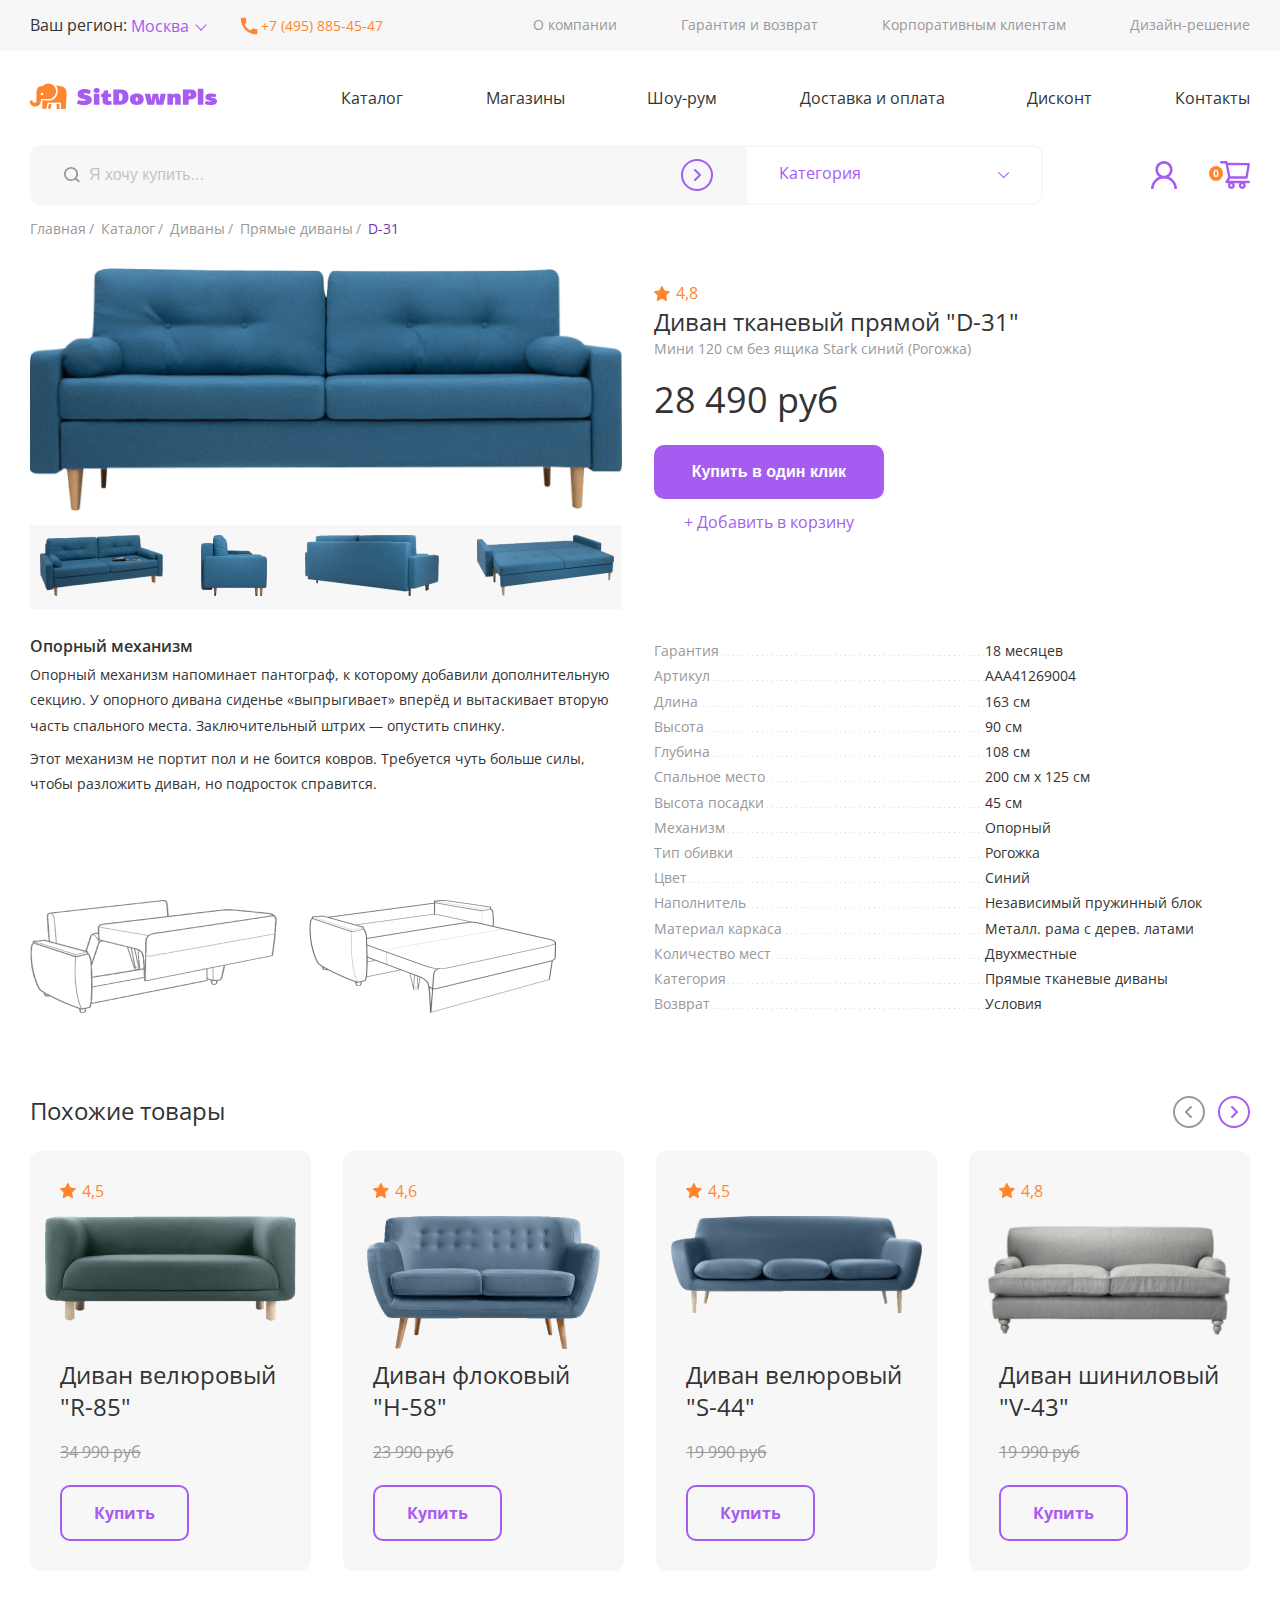
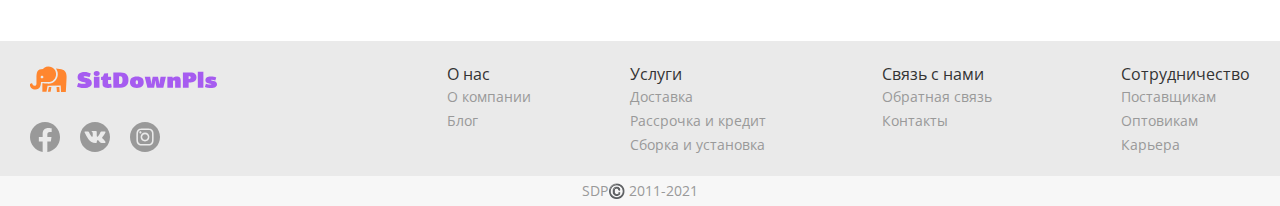
<file: product.html>
<!DOCTYPE html><html lang="en"><head><meta charset="UTF-8"><meta http-equiv="X-UA-Compatible" content="IE=edge"><meta name="viewport" content="width=device-width,initial-scale=1"><title>SitDownPls</title><link rel="icon" href="img/favicon.svg"><link rel="stylesheet" href="resources/choices.css"><link rel="stylesheet" href="resources/swiper-bundle.min.css"><link rel="stylesheet" href="main.css"></head><body><header class="header"><div class="header__top"><div class="logo"><div class="logo__container container"><a href="index.html" class="header__logo"><img src="img/logo.svg" alt="Логотип компании SitDownPls"></a></div></div><div class="container header__container flex"><div class="header__info"><div class="info"><div class="region"><span class="header__geo">Ваш регион:</span> <select class="geo header__select"><option value="" class="header__option">Москва</option><option value="" class="header__option">Казань</option><option value="" class="header__option">Уфа</option><option value="" class="header__option">Пермь</option></select></div><a href="tel:+74958854547" class="header__tel"><svg width="18" height="18" viewBox="0 0 18 18" fill="none" xmlns="http://www.w3.org/2000/svg"><path d="M16.3425 12.0983C15.215 12.0983 14.1242 11.915 13.1067 11.585C12.7858 11.475 12.4283 11.5575 12.1808 11.805L10.7417 13.6108C8.1475 12.3733 5.71833 10.0358 4.42583 7.35L6.21333 5.82833C6.46083 5.57167 6.53417 5.21417 6.43333 4.89333C6.09417 3.87583 5.92 2.785 5.92 1.6575C5.92 1.1625 5.5075 0.75 5.0125 0.75H1.84083C1.34583 0.75 0.75 0.97 0.75 1.6575C0.75 10.1733 7.83583 17.25 16.3425 17.25C16.9933 17.25 17.25 16.6725 17.25 16.1683V13.0058C17.25 12.5108 16.8375 12.0983 16.3425 12.0983Z"/></svg> +7 (495) 885-45-47</a></div></div><div class="list-block"><div class="list"><ul class="header__list flex list-reset"><li class="header__item"><a href="" class="header__link">О компании</a></li><li class="header__item"><a href="" class="header__link">Гарантия и возврат</a></li><li class="header__item"><a href="" class="header__link">Корпоративным клиентам</a></li><li class="header__item"><a href="" class="header__link">Дизайн-решение</a></li></ul></div></div></div></div><div class="header__bottom"><div class="burger-menu"><nav class="header__nav nav"><ul class="nav__list flex list-reset"><li class="nav__item"><a href="catalog.html" class="nav__link">Каталог</a></li><li class="nav__item"><a href="" class="nav__link">Доставка и оплата</a></li><li class="nav__item"><a href="" class="nav__link">Магазины</a></li><li class="nav__item"><a href="" class="nav__link">Дисконт</a></li><li class="nav__item"><a href="" class="nav__link">Шоу-рум</a></li><li class="nav__item"><a href="" class="nav__link">Контакты</a></li></ul></nav><div class="list"><ul class="header__list flex list-reset"><li class="header__item"><a href="" class="header__link">О компании</a></li><li class="header__item"><a href="" class="header__link">Корпоративным клиентам</a></li><li class="header__item"><a href="" class="header__link">Гарантия и возврат</a></li><li class="header__item"><a href="" class="header__link">Дизайн-решение</a></li></ul></div></div><div class="container"><div class="header__navigation flex"><button class="burger"><span class="burger__line"></span> <span class="burger__line"></span> <span class="burger__line"></span></button> <a href="index.html" class="header__logo"><img src="img/logo.svg" alt="Логотип компании SitDownPls"></a><nav class="header__nav nav"><ul class="nav__list flex list-reset"><li class="nav__item"><a href="catalog.html" class="nav__link">Каталог</a></li><li class="nav__item"><a href="" class="nav__link">Магазины</a></li><li class="nav__item"><a href="" class="nav__link">Шоу-рум</a></li><li class="nav__item"><a href="" class="nav__link">Доставка и оплата</a></li><li class="nav__item"><a href="" class="nav__link">Дисконт</a></li><li class="nav__item"><a href="" class="nav__link">Контакты</a></li></ul></nav></div><div class="header__profile flex"><form class="header__form"><label class="header__label"><input class="header__search" type="text" placeholder="Я хочу купить..."> <span class="search-icon"><svg width="20" height="20" viewBox="0 0 20 20" fill="none" xmlns="http://www.w3.org/2000/svg"><path d="M17.8187 16.0625L14.607 13.3156C15.5516 12.0945 16.0625 10.6016 16.0625 9.03125C16.0625 7.15156 15.3289 5.38906 14.0023 4.06016C12.6758 2.73125 10.9086 2 9.03125 2C7.15391 2 5.38672 2.73359 4.06016 4.06016C2.73125 5.38672 2 7.15156 2 9.03125C2 10.9086 2.73359 12.6758 4.06016 14.0023C5.38672 15.3312 7.15156 16.0625 9.03125 16.0625C10.6016 16.0625 12.0922 15.5516 13.3133 14.6094L16.5249 17.3539C16.5428 17.3718 16.564 17.3859 16.5873 17.3956C16.6106 17.4053 16.6356 17.4102 16.6609 17.4102C16.6861 17.4102 16.7111 17.4053 16.7344 17.3956C16.7578 17.3859 16.7789 17.3718 16.7968 17.3539L17.8187 16.3344C17.8365 16.3165 17.8507 16.2953 17.8604 16.272C17.87 16.2487 17.875 16.2237 17.875 16.1984C17.875 16.1732 17.87 16.1482 17.8604 16.1249C17.8507 16.1015 17.8365 16.0803 17.8187 16.0625ZM12.7438 12.7438C11.75 13.7352 10.4328 14.2812 9.03125 14.2812C7.62969 14.2812 6.3125 13.7352 5.31875 12.7438C4.32734 11.75 3.78125 10.4328 3.78125 9.03125C3.78125 7.62969 4.32734 6.31016 5.31875 5.31875C6.3125 4.32734 7.62969 3.78125 9.03125 3.78125C10.4328 3.78125 11.7523 4.325 12.7438 5.31875C13.7352 6.3125 14.2812 7.62969 14.2812 9.03125C14.2812 10.4328 13.7352 11.7523 12.7438 12.7438Z"/></svg> </span><span class="arrow"></span></label> <select class="category header__category"><option value="" class="header__option">Категория</option><option class="header__option">Диваны</option><option class="header__option">Кресла</option><option class="header__option">Пуфы</option><option class="header__option">Кровати</option><option class="header__option">Тумбы</option><option class="header__option">Комоды</option><option class="header__option">Стулья</option><option class="header__option">Столы</option><option class="header__option">Аксессуары</option></select></form><button class="header__account"><svg width="26" height="28" viewBox="0 0 26 28" fill="none" xmlns="http://www.w3.org/2000/svg"><path d="M24.98 22.8503C24.3278 21.2785 23.3813 19.8508 22.1933 18.6467C21.0089 17.4392 19.6059 16.4764 18.0617 15.8116C18.0478 15.8045 18.034 15.801 18.0202 15.794C20.1742 14.2111 21.5744 11.6327 21.5744 8.72362C21.5744 3.90452 17.7367 0 13 0C8.26333 0 4.42559 3.90452 4.42559 8.72362C4.42559 11.6327 5.82585 14.2111 7.97982 15.7975C7.96599 15.8045 7.95216 15.808 7.93833 15.8151C6.38941 16.4799 4.99952 17.4332 3.80671 18.6503C2.61981 19.8553 1.67349 21.2827 1.02003 22.8538C0.37806 24.3918 0.0318323 26.0409 8.64563e-05 27.7116C-0.000836348 27.7491 0.00563604 27.7864 0.0191224 27.8214C0.0326088 27.8564 0.0528363 27.8882 0.0786128 27.9151C0.104389 27.942 0.135194 27.9633 0.16921 27.9779C0.203227 27.9925 0.239768 28 0.27668 28H2.35113C2.50326 28 2.62427 27.8769 2.62773 27.7256C2.69688 25.01 3.76868 22.4668 5.66335 20.5392C7.62371 18.5447 10.2271 17.4472 13 17.4472C15.7729 17.4472 18.3763 18.5447 20.3367 20.5392C22.2313 22.4668 23.3031 25.01 23.3723 27.7256C23.3757 27.8804 23.4967 28 23.6489 28H25.7233C25.7602 28 25.7968 27.9925 25.8308 27.9779C25.8648 27.9633 25.8956 27.942 25.9214 27.9151C25.9472 27.8882 25.9674 27.8564 25.9809 27.8214C25.9944 27.7864 26.0008 27.7491 25.9999 27.7116C25.9653 26.0301 25.6231 24.3945 24.98 22.8503ZM13 14.7739C11.413 14.7739 9.91943 14.1442 8.79577 13.001C7.67211 11.8578 7.05323 10.3382 7.05323 8.72362C7.05323 7.10905 7.67211 5.58945 8.79577 4.44623C9.91943 3.30301 11.413 2.67337 13 2.67337C14.587 2.67337 16.0806 3.30301 17.2042 4.44623C18.3279 5.58945 18.9468 7.10905 18.9468 8.72362C18.9468 10.3382 18.3279 11.8578 17.2042 13.001C16.0806 14.1442 14.587 14.7739 13 14.7739Z"/></svg></button> <button class="header__cart"><svg width="41" height="28" viewBox="0 0 41 28" fill="none" xmlns="http://www.w3.org/2000/svg"><g clip-path="url(#clip0_664_1458)"><path d="M39.8162 19.8503H19.902L20.9019 17.7365L37.5154 17.7052C38.0772 17.7052 38.5588 17.2887 38.6591 16.7125L40.9599 3.34598C41.0201 2.99541 40.9298 2.63444 40.7091 2.36023C40.6 2.22528 40.4639 2.11658 40.3103 2.04166C40.1567 1.96674 39.9892 1.9274 39.8195 1.92637L18.6848 1.85348L18.5042 0.971861C18.3905 0.40957 17.9022 0 17.3471 0H12.1805C11.8674 0 11.5671 0.129087 11.3458 0.358864C11.1244 0.588641 11 0.900285 11 1.22524C11 1.55019 11.1244 1.86184 11.3458 2.09161C11.5671 2.32139 11.8674 2.45048 12.1805 2.45048H16.3907L17.1799 6.34486L19.1228 16.1086L16.6214 20.3466C16.4915 20.5286 16.4133 20.7446 16.3956 20.9704C16.3778 21.1961 16.4213 21.4225 16.5211 21.6239C16.7218 22.0369 17.1264 22.2973 17.5745 22.2973H19.6746C19.2269 22.9145 18.9851 23.6662 18.9857 24.4388C18.9857 26.4034 20.524 28 22.4168 28C24.3096 28 25.8478 26.4034 25.8478 24.4388C25.8478 23.6648 25.6004 22.9116 25.159 22.2973H30.5463C30.0986 22.9145 29.8568 23.6662 29.8574 24.4388C29.8574 26.4034 31.3957 28 33.2885 28C35.1812 28 36.7195 26.4034 36.7195 24.4388C36.7195 23.6648 36.4721 22.9116 36.0307 22.2973H39.8195C40.4683 22.2973 41 21.7489 41 21.072C40.9981 20.7474 40.8725 20.4368 40.6507 20.2079C40.4289 19.979 40.1289 19.8504 39.8162 19.8503ZM19.1763 4.26925L38.4317 4.33519L36.5456 15.2964L21.4202 15.3242L19.1763 4.26925ZM22.4168 25.5356C21.8349 25.5356 21.36 25.0428 21.36 24.4388C21.36 23.8349 21.8349 23.342 22.4168 23.342C22.9987 23.342 23.4735 23.8349 23.4735 24.4388C23.4735 24.7297 23.3622 25.0087 23.164 25.2144C22.9658 25.4201 22.6971 25.5356 22.4168 25.5356ZM33.2885 25.5356C32.7066 25.5356 32.2317 25.0428 32.2317 24.4388C32.2317 23.8349 32.7066 23.342 33.2885 23.342C33.8704 23.342 34.3452 23.8349 34.3452 24.4388C34.3452 24.7297 34.2339 25.0087 34.0357 25.2144C33.8375 25.4201 33.5687 25.5356 33.2885 25.5356Z"/><ellipse cx="7" cy="12.5" rx="7" ry="7.5" fill="#FF862F"/><path d="M9.49023 12.4307C9.49023 13.0068 9.44466 13.5212 9.35352 13.9736C9.26562 14.4261 9.1224 14.8102 8.92383 15.126C8.72852 15.4417 8.47135 15.6826 8.15234 15.8486C7.83333 16.0146 7.44596 16.0977 6.99023 16.0977C6.41732 16.0977 5.94694 15.9528 5.5791 15.6631C5.21126 15.3701 4.93945 14.9502 4.76367 14.4033C4.58789 13.8532 4.5 13.1956 4.5 12.4307C4.5 11.6592 4.57975 11 4.73926 10.4531C4.90202 9.90299 5.16569 9.48145 5.53027 9.18848C5.89486 8.89551 6.38151 8.74902 6.99023 8.74902C7.5599 8.74902 8.02865 8.89551 8.39648 9.18848C8.76758 9.47819 9.04264 9.89811 9.22168 10.4482C9.40072 10.9951 9.49023 11.6559 9.49023 12.4307ZM5.99902 12.4307C5.99902 12.9743 6.02832 13.4284 6.08691 13.793C6.14876 14.1543 6.2513 14.4261 6.39453 14.6084C6.53776 14.7907 6.73633 14.8818 6.99023 14.8818C7.24089 14.8818 7.43783 14.7923 7.58105 14.6133C7.72754 14.431 7.83171 14.1592 7.89355 13.7979C7.9554 13.4333 7.98633 12.9775 7.98633 12.4307C7.98633 11.887 7.9554 11.4329 7.89355 11.0684C7.83171 10.7038 7.72754 10.4303 7.58105 10.248C7.43783 10.0625 7.24089 9.96973 6.99023 9.96973C6.73633 9.96973 6.53776 10.0625 6.39453 10.248C6.2513 10.4303 6.14876 10.7038 6.08691 11.0684C6.02832 11.4329 5.99902 11.887 5.99902 12.4307Z" fill="white"/></g><defs><clipPath id="clip0_664_1458"><rect width="41" height="28" fill="white"/></clipPath></defs></svg></button></div></div></div></header><main class="main"><h1 class="visually-hidden">Интернет-магазин мебели SitDownPls</h1><div class="container"><ul class="breadcrumb list-reset"><li class="breadcrumb__item"><a class="breadcrumb__link" href="index.html">Главная</a></li><li class="breadcrumb__item"><a class="breadcrumb__link" href="catalog.html">Каталог</a></li><li class="breadcrumb__item"><a class="breadcrumb__link" href="#">Диваны</a></li><li class="breadcrumb__item"><a class="breadcrumb__link" href="#">Прямые диваны</a></li><li class="breadcrumb__item"><a class="breadcrumb__link breadcrumb__link--active" href="#">D-31</a></li></ul></div><section class="product-info"><div class="container product-info__container"><img class="image-1" src="img/sofa-11.png" alt="Диван D-31"><div class="images-block dragscroll"><img src="img/sofa-12.png" alt="Диван D-31"> <img src="img/sofa-13.png" alt="Диван D-31"> <img src="img/sofa-14.png" alt="Диван D-31"> <img src="img/sofa-15.png" alt="Диван D-31"></div><div class="product-info__block"><span class="product-rating">4,8</span><h3 class="product-name">Диван тканевый прямой "D-31"</h3><p class="product-text">Мини 120&nbsp;см без ящика Stark синий (Рогожка)</p><p class="product-price">28&nbsp;490 руб</p><div class="product-buttons"><button type="submit" class="product-button">Купить в один клик</button> <button class="product-btn">+ Добавить в корзину</button></div></div><div class="product-info__block"><p class="product-mechanism">Опорный механизм</p><p class="product-descr">Опорный механизм напоминает пантограф, к&nbsp;которому добавили дополнительную секцию. У&nbsp;опорного дивана сиденье &laquo;выпрыгивает&raquo; вперёд и&nbsp;вытаскивает вторую часть спального места. Заключительный штрих&nbsp;&mdash; опустить спинку.</p><p class="product-descr">Этот механизм не&nbsp;портит пол и&nbsp;не&nbsp;боится ковров. Требуется чуть больше силы, чтобы разложить диван, но&nbsp;подросток справится.</p><div class="product-images"><picture><source srcset="img/info-1-320.png" media="(max-width:480px)"><img src="img/info-1.png" alt="Механизм дивана D-31"></picture><picture><source srcset="img/info-2-320.png" media="(max-width:480px)"><img src="img/info-2.png" alt="Механизм дивана D-31"></picture></div></div><div class="product-info__block"><ul class="specifications-list"><li class="specifications-item"><span class="specifications-name"><span class="specifications-name-text">Гарантия</span> </span><span class="specifications-value">18 месяцев</span></li><li class="specifications-item"><span class="specifications-name"><span class="specifications-name-text">Артикул</span> </span><span class="specifications-value">AAA41269004</span></li><li class="specifications-item"><span class="specifications-name"><span class="specifications-name-text">Длина</span> </span><span class="specifications-value">163 см</span></li><li class="specifications-item"><span class="specifications-name"><span class="specifications-name-text">Высота</span> </span><span class="specifications-value">90 см</span></li><li class="specifications-item"><span class="specifications-name"><span class="specifications-name-text">Глубина</span> </span><span class="specifications-value">108 см</span></li><li class="specifications-item"><span class="specifications-name"><span class="specifications-name-text">Спальное место</span> </span><span class="specifications-value">200&nbsp;см х&nbsp;125&nbsp;см</span></li><li class="specifications-item"><span class="specifications-name"><span class="specifications-name-text">Высота посадки</span> </span><span class="specifications-value">45 см</span></li><li class="specifications-item"><span class="specifications-name"><span class="specifications-name-text">Механизм</span> </span><span class="specifications-value">Опорный</span></li><li class="specifications-item"><span class="specifications-name"><span class="specifications-name-text">Тип обивки</span> </span><span class="specifications-value">Рогожка</span></li><li class="specifications-item"><span class="specifications-name"><span class="specifications-name-text">Цвет</span> </span><span class="specifications-value">Синий</span></li><li class="specifications-item"><span class="specifications-name"><span class="specifications-name-text">Наполнитель</span> </span><span class="specifications-value">Независимый пружинный блок</span></li><li class="specifications-item"><span class="specifications-name"><span class="specifications-name-text">Материал каркаса</span> </span><span class="specifications-value">Металл. рама с дерев. латами</span></li><li class="specifications-item"><span class="specifications-name"><span class="specifications-name-text">Количество мест</span> </span><span class="specifications-value">Двухместные</span></li><li class="specifications-item"><span class="specifications-name"><span class="specifications-name-text">Категория</span> </span><span class="specifications-value">Прямые тканевые диваны</span></li><li class="specifications-item"><span class="specifications-name"><span class="specifications-name-text">Возврат</span> </span><span class="specifications-value">Условия</span></li></ul></div></div></section><section class="similar"><div class="container similar__container"><div class="similar__block flex"><h3 class="section-subtitle">Похожие товары</h3><div class="similar-btns btns"><div id="prev-similar" class="swiper-button-prev"><svg width="32" height="32" viewBox="0 0 32 32" fill="none" xmlns="http://www.w3.org/2000/svg"><g clip-path="url(#clip0_663_1759)"><circle cx="16" cy="16" r="15" transform="matrix(-1 0 0 1 32 0)" stroke-width="2"/><path d="M18 11L13 16L18 21" stroke-width="2" stroke-linecap="round" stroke-linejoin="round"/></g><defs><clipPath id="clip0_663_1759"><rect width="32" height="32" fill="white" transform="matrix(-1 0 0 1 32 0)"/></clipPath></defs></svg></div><div id="next-similar" class="swiper-button-next"><svg width="32" height="32" viewBox="0 0 32 32" fill="none" xmlns="http://www.w3.org/2000/svg"><g clip-path="url(#clip0_663_1756)"><circle cx="16" cy="16" r="15" stroke-width="2"/><path d="M14 11L19 16L14 21" stroke-width="2" stroke-linecap="round" stroke-linejoin="round"/></g><defs><clipPath id="clip0_663_1756"><rect width="32" height="32" fill="white"/></clipPath></defs></svg></div></div></div><div id="swiper-similar" class="swiper"><div class="swiper-wrapper"><div class="swiper-slide"><article class="product"><span class="product__rating">4,5</span><picture><source srcset="img/rating-16-320.png" media="(max-width:480px)"><img src="img/rating-16.png" alt="Диван велюровый R-85"></picture><div class="product__content"><h3 class="product__name">Диван велюровый<br>"R-85"</h3><span class="product__price">34&nbsp;990 руб</span> <a href="" class="product__link">Купить</a></div></article></div><div class="swiper-slide"><article class="product"><span class="product__rating">4,6</span><picture><source srcset="img/rating-11-320.png" media="(max-width:480px)"><img src="img/rating-11.png" alt="Диван флоковый H-58"></picture><div class="product__content"><h3 class="product__name">Диван флоковый<br>"H-58"</h3><span class="product__price">23&nbsp;990 руб</span> <a href="" class="product__link">Купить</a></div></article></div><div class="swiper-slide"><article class="product"><span class="product__rating">4,5</span><picture><source srcset="img/rating-17-320.png" media="(max-width:480px)"><img src="img/rating-17.png" alt="Диван велюровый S-44"></picture><div class="product__content"><h3 class="product__name">Диван велюровый<br>"S-44"</h3><span class="product__price">19&nbsp;990 руб</span> <a href="" class="product__link">Купить</a></div></article></div><div class="swiper-slide"><article class="product"><span class="product__rating">4,8</span><picture><source srcset="img/rating-7-320.png" media="(max-width:480px)"><img src="img/rating-7.png" alt="Диван шиниловый V-43"></picture><div class="product__content"><h3 class="product__name">Диван шиниловый<br>"V-43"</h3><span class="product__price">19&nbsp;990 руб</span> <a href="" class="product__link">Купить</a></div></article></div><div class="swiper-slide"><article class="product"><span class="product__rating">4,7</span><picture><source srcset="img/rating-8-320.png" media="(max-width:480px)"><img src="img/rating-8.png" alt="Диван велюровый S-99"></picture><div class="product__content"><h3 class="product__name">Диван велюровый<br>"S-99"</h3><span class="product__price">19&nbsp;990 руб</span> <a href="" class="product__link">Купить</a></div></article></div><div class="swiper-slide"><article class="product"><span class="product__rating">4,8</span><picture><source srcset="img/rating-7-320.png" media="(max-width:480px)"><img src="img/rating-7.png" alt="Диван шиниловый V-43"></picture><div class="product__content"><h3 class="product__name">Диван шиниловый<br>"V-43"</h3><span class="product__price">19&nbsp;990 руб</span> <a href="" class="product__link">Купить</a></div></article></div><div class="swiper-slide"><article class="product"><span class="product__rating">4,8</span><picture><source srcset="img/rating-6-320.png" media="(max-width:480px)"><img src="img/rating-6.png" alt="Диван флоковый G-41"></picture><div class="product__content"><h3 class="product__name">Диван флоковый<br>"G-41"</h3><span class="product__price">17&nbsp;990 руб</span> <a href="" class="product__link">Купить</a></div></article></div><div class="swiper-slide"><article class="product"><span class="product__rating">4,8</span><picture><source srcset="img/rating-5-320.png" media="(max-width:480px)"><img src="img/rating-5.png" alt="Диван из шинила W-95"></picture><div class="product__content"><h3 class="product__name">Диван из&nbsp;шинила<br>"W-95"</h3><span class="product__price">22&nbsp;990 руб</span> <a href="" class="product__link">Купить</a></div></article></div><div class="swiper-slide"><article class="product"><span class="product__rating">4,8</span><picture><source srcset="img/rating-4-320.png" media="(max-width:480px)"><img src="img/rating-4.png" alt="Диван велюровый Y-68"></picture><div class="product__content"><h3 class="product__name">Диван велюровый<br>"Y-68"</h3><span class="product__price">22&nbsp;990 руб</span> <a href="" class="product__link">Купить</a></div></article></div></div></div></div></section><div class="modal-slider modal"><div class="modal-overlay"><div class="modal-window"><button class="modal__exit"><svg width="20" height="20" viewBox="0 0 20 20" fill="none" xmlns="http://www.w3.org/2000/svg"><path fill-rule="evenodd" clip-rule="evenodd" d="M2.3812 0.397739L11.2581 9.03977C11.8029 9.57009 11.8029 10.4299 11.2581 10.9602L2.3812 19.6023C1.83647 20.1326 0.953281 20.1326 0.408549 19.6023C-0.136183 19.0719 -0.136183 18.2121 0.408549 17.6818L8.29915 10L0.40855 2.31819C-0.136182 1.78787 -0.136181 0.928057 0.408551 0.397739C0.953283 -0.13258 1.83647 -0.13258 2.3812 0.397739Z"/><path fill-rule="evenodd" clip-rule="evenodd" d="M17.6188 0.397739L8.74188 9.03977C8.19715 9.57009 8.19715 10.4299 8.74188 10.9602L17.6188 19.6023C18.1635 20.1326 19.0467 20.1326 19.5915 19.6023C20.1362 19.0719 20.1362 18.2121 19.5915 17.6818L11.7009 10L19.5914 2.31819C20.1362 1.78787 20.1362 0.928057 19.5914 0.397739C19.0467 -0.13258 18.1635 -0.13258 17.6188 0.397739Z"/></svg></button><div id="swiper-modal" class="swiper"><div style="--swiper-navigation-color: #fff; --swiper-pagination-color: #fff" class="swiper mySwiper2"><div class="swiper-wrapper"><div class="swiper-slide"><picture class="picture-1"><source srcset="img/slider-11-320.png" media="(max-width:640px)"><source srcset="img/slider-11-768.png" media="(max-width:992px)"><source srcset="img/slider-11-1024.png" media="(max-width:1400px)"><img src="img/slider-11.png" alt="Диван D-31"></picture></div><div class="swiper-slide"><picture><!-- <source srcset="img/slider-12-320.png" media="(max-width:640px)"> --> <img src="img/slider-12.png" alt="Диван D-31"></picture></div><div class="swiper-slide"><picture><!-- <source srcset="img/slider-13-320.png" media="(max-width:640px)"> --> <img src="img/slider-13.png" alt="Диван D-31"></picture></div><div class="swiper-slide"><picture><!-- <source srcset="img/slider-14-320.png" media="(max-width:640px)"> --> <img src="img/slider-14.png" alt="Диван D-31"></picture></div><div class="swiper-slide"><picture><!-- <source srcset="img/sofa-11-768.png" media="(max-width:768px)">
                                    <source srcset="img/sofa-11-1024.png" media="(max-width:1024px)"> --> <img src="img/slider-15.png" alt="Диван D-31"></picture></div></div></div><div thumbsslider="" class="swiper mySwiper"><div id="prev-slider" class="swiper-button-prev"><svg width="32" height="32" viewBox="0 0 32 32" fill="none" xmlns="http://www.w3.org/2000/svg"><g clip-path="url(#clip0_663_1759)"><circle cx="16" cy="16" r="15" transform="matrix(-1 0 0 1 32 0)" stroke-width="2"/><path d="M18 11L13 16L18 21" stroke-width="2" stroke-linecap="round" stroke-linejoin="round"/></g><defs><clipPath id="clip0_663_1759"><rect width="32" height="32" fill="white" transform="matrix(-1 0 0 1 32 0)"/></clipPath></defs></svg></div><div class="swiper-wrapper"><div class="swiper-slide"><picture class="picture-1"><!-- <source srcset="img/sofa-11-768.png" media="(max-width:768px)">
                                    <source srcset="img/sofa-11-1024.png" media="(max-width:1024px)"> --> <img src="img/rating-3.png" alt="Диван D-31"></picture></div><div class="swiper-slide"><picture><!-- <source srcset="img/slider-12-320.png" media="(max-width:640px)"> --> <img src="img/slider-12.png" alt="Диван D-31"></picture></div><div class="swiper-slide"><picture><!-- <source srcset="img/slider-13-320.png" media="(max-width:640px)"> --> <img src="img/slider-13.png" alt="Диван D-31"></picture></div><div class="swiper-slide"><picture><!-- <source srcset="img/slider-14-320.png" media="(max-width:640px)"> --> <img src="img/slider-14.png" alt="Диван D-31"></picture></div><div class="swiper-slide"><picture><!-- <source srcset="img/slider-15-320.png" media="(max-width:640px)"> --> <img src="img/slider-15.png" alt="Диван D-31"></picture></div></div><div id="next-slider" class="swiper-button-next"><svg width="32" height="32" viewBox="0 0 32 32" fill="none" xmlns="http://www.w3.org/2000/svg"><g clip-path="url(#clip0_663_1756)"><circle cx="16" cy="16" r="15" stroke-width="2"/><path d="M14 11L19 16L14 21" stroke-width="2" stroke-linecap="round" stroke-linejoin="round"/></g><defs><clipPath id="clip0_663_1756"><rect width="32" height="32" fill="white"/></clipPath></defs></svg></div></div></div></div></div></div></main><footer class="footer"><div class="footer__top"><div class="container footer__container flex"><div class="footer__icons"><a href="index.html" class="footer__logo"><img src="img/logo.svg" alt="Логотип компании SitDownPls"></a><ul class="footer__social social list-reset flex"><li class="social__item"><a href="" class="social__link"><svg width="30" height="30" viewBox="0 0 30 30" fill="none" xmlns="http://www.w3.org/2000/svg"><path d="M15 0C6.74999 0 0 6.76205 0 15.0904C0 22.6205 5.48999 28.8705 12.66 30V19.4578H8.84999V15.0904H12.66V11.762C12.66 7.98193 14.895 5.90361 18.33 5.90361C19.965 5.90361 21.675 6.18976 21.675 6.18976V9.90964H19.785C17.925 9.90964 17.34 11.0693 17.34 12.259V15.0904H21.51L20.835 19.4578H17.34V30C20.8746 29.4395 24.0933 27.6288 26.4149 24.8947C28.7364 22.1606 30.008 18.6832 30 15.0904C30 6.76205 23.25 0 15 0Z"/></svg></a></li><li class="social__item"><a href="" class="social__link"><svg width="30" height="30" viewBox="0 0 30 30" fill="none" xmlns="http://www.w3.org/2000/svg"><path d="M15 0C6.71601 0 0 6.7157 0 15C0 23.2843 6.71601 30 15 30C23.284 30 30 23.2843 30 15C30 6.7157 23.284 0 15 0ZM22.6088 16.6223C23.3079 17.3052 24.0476 17.9478 24.6752 18.7013C24.9532 19.0346 25.2153 19.3792 25.4148 19.7669C25.6996 20.3196 25.4425 20.9257 24.9477 20.9586L21.8747 20.958C21.081 21.0236 20.4494 20.7035 19.9169 20.1609C19.4919 19.7285 19.0975 19.2666 18.6881 18.8194C18.5208 18.6359 18.3447 18.4631 18.1347 18.3272C17.7158 18.0546 17.3518 18.1381 17.1118 18.5758C16.8672 19.0211 16.8114 19.5146 16.788 20.0102C16.7546 20.7348 16.5361 20.9242 15.809 20.9583C14.2554 21.031 12.7814 20.7953 11.4114 20.0121C10.2028 19.3212 9.26731 18.3462 8.45217 17.2423C6.86486 15.0902 5.64921 12.7283 4.55693 10.2985C4.3111 9.7513 4.49095 9.45852 5.09463 9.44716C6.0976 9.42783 7.10056 9.43028 8.10353 9.44624C8.51171 9.45268 8.78179 9.68624 8.93862 10.0714C9.48061 11.4049 10.1451 12.6737 10.9777 13.8503C11.1996 14.1637 11.4261 14.4761 11.7486 14.6974C12.1047 14.9417 12.376 14.861 12.5438 14.4635C12.6513 14.2109 12.6976 13.9409 12.7209 13.6702C12.8007 12.743 12.8102 11.8162 12.6721 10.8927C12.5862 10.3148 12.2612 9.94158 11.6851 9.83233C11.3917 9.77678 11.4347 9.66813 11.5774 9.50056C11.8251 9.21084 12.0571 9.03161 12.5208 9.03161L15.9928 9.031C16.5401 9.13841 16.6628 9.38394 16.7371 9.93514L16.7402 13.7936C16.7337 14.0069 16.8473 14.6391 17.2303 14.7787C17.5372 14.88 17.7397 14.6339 17.9233 14.4396C18.7559 13.556 19.3492 12.5131 19.8804 11.4338C20.1149 10.9577 20.3171 10.4652 20.5136 9.97166C20.6596 9.60675 20.8868 9.42721 21.2986 9.43335L24.642 9.43734C24.7406 9.43734 24.8406 9.43826 24.9382 9.45514C25.5017 9.55151 25.6561 9.79396 25.4817 10.3436C25.2074 11.2073 24.6743 11.9266 24.1531 12.6479C23.5946 13.4201 22.9989 14.1652 22.4458 14.9408C21.9376 15.6497 21.9778 16.0066 22.6088 16.6223Z"/></svg></a></li><li class="social__item"><a href="" class="social__link"><svg width="30" height="30" viewBox="0 0 30 30" fill="none" xmlns="http://www.w3.org/2000/svg"><g clip-path="url(#clip0_38_39)"><path d="M12.1289 15C12.1289 16.5857 13.4143 17.8711 15 17.8711C16.5857 17.8711 17.8711 16.5857 17.8711 15C17.8711 13.4143 16.5857 12.1289 15 12.1289C13.4143 12.1289 12.1289 13.4143 12.1289 15Z" fill="#999999"/><path d="M8.28558 9.91991C8.4236 9.54591 8.64378 9.2074 8.92989 8.92953C9.20775 8.64343 9.54604 8.42325 9.92026 8.28523C10.2238 8.16736 10.6797 8.02705 11.5195 7.98883C12.4279 7.9474 12.7003 7.93848 15.0001 7.93848C17.3001 7.93848 17.5725 7.94717 18.4807 7.9886C19.3204 8.02705 19.7766 8.16736 20.0799 8.28523C20.4541 8.42325 20.7926 8.64343 21.0702 8.92953C21.3563 9.2074 21.5765 9.54568 21.7148 9.91991C21.8326 10.2234 21.9729 10.6796 22.0112 11.5193C22.0526 12.4275 22.0615 12.6999 22.0615 14.9999C22.0615 17.2997 22.0526 17.5721 22.0112 18.4805C21.9729 19.3203 21.8326 19.7762 21.7148 20.0797C21.5765 20.454 21.3566 20.7923 21.0705 21.0701C20.7926 21.3562 20.4543 21.5764 20.0801 21.7144C19.7766 21.8325 19.3204 21.9728 18.4807 22.011C17.5725 22.0525 17.3003 22.0612 15.0003 22.0612C12.7 22.0612 12.4277 22.0525 11.5197 22.011C10.6799 21.9728 10.2238 21.8325 9.92026 21.7144C9.16907 21.4247 8.57535 20.8309 8.28558 20.0797C8.16771 19.7762 8.0274 19.3203 7.98895 18.4805C7.94753 17.5721 7.93883 17.2997 7.93883 14.9999C7.93883 12.6999 7.94753 12.4275 7.98895 11.5193C8.02718 10.6796 8.16748 10.2234 8.28558 9.91991ZM15.0001 19.4226C17.4429 19.4226 19.4232 17.4426 19.4232 14.9997C19.4232 12.5569 17.4429 10.5768 15.0001 10.5768C12.5574 10.5768 10.5771 12.5569 10.5771 14.9997C10.5771 17.4426 12.5574 19.4226 15.0001 19.4226ZM10.4023 11.4356C10.9731 11.4356 11.4359 10.9728 11.4359 10.4019C11.4359 9.8311 10.9731 9.3683 10.4023 9.3683C9.83145 9.3683 9.36865 9.8311 9.36865 10.4019C9.36888 10.9728 9.83145 11.4356 10.4023 11.4356Z"/><path d="M15 0C23.283 0 30 6.717 30 15C30 23.283 23.283 30 15 30C6.717 30 0 23.283 0 15C0 6.717 6.717 0 15 0ZM6.43867 18.5511C6.48033 19.468 6.62613 20.094 6.83899 20.6419C7.28645 21.7989 8.20107 22.7135 9.35806 23.161C9.90578 23.3739 10.532 23.5194 11.4487 23.5613C12.3672 23.6032 12.6606 23.6133 14.9998 23.6133C17.3392 23.6133 17.6324 23.6032 18.5511 23.5613C19.4678 23.5194 20.094 23.3739 20.6417 23.161C21.2167 22.9447 21.7371 22.6057 22.1674 22.1674C22.6055 21.7374 22.9445 21.2167 23.1608 20.6419C23.3736 20.0942 23.5194 19.468 23.5611 18.5513C23.6034 17.6326 23.6133 17.3392 23.6133 15C23.6133 12.6608 23.6034 12.3674 23.5613 11.4489C23.5197 10.532 23.3741 9.90601 23.1612 9.35806C22.9449 8.78334 22.6057 8.26263 22.1674 7.83257C21.7374 7.39426 21.2167 7.05528 20.6419 6.83899C20.094 6.62613 19.468 6.48056 18.5511 6.43867C17.6326 6.39679 17.3392 6.38672 15 6.38672C12.6608 6.38672 12.3674 6.39679 11.4489 6.4389C10.532 6.48056 9.90601 6.62613 9.35806 6.83876C8.78334 7.05505 8.26263 7.39426 7.83234 7.83257C7.39426 8.26286 7.05505 8.78334 6.83899 9.35806C6.6259 9.90601 6.48033 10.532 6.43845 11.4489C6.39656 12.3674 6.38672 12.6608 6.38672 15C6.38672 17.3392 6.39656 17.6326 6.43867 18.5511Z"/></g><defs><clipPath id="clip0_38_39"><rect width="30" height="30" fill="white" transform="matrix(-1 0 0 1 30 0)"/></clipPath></defs></svg></a></li></ul></div><div class="footer__navigation flex"><div class="navigation"><h2 class="navigation-title">О нас</h2><ul class="navigation__list list-reset"><li class="navigation__item"><a class="navigation__link">О компании</a></li><li class="navigation__item"><a class="navigation__link">Блог</a></li></ul></div><div class="navigation"><h2 class="navigation-title">Услуги</h2><ul class="navigation__list list-reset"><li class="navigation__item"><a class="navigation__link">Доставка</a></li><li class="navigation__item"><a class="navigation__link">Рассрочка и кредит</a></li><li class="navigation__item"><a class="navigation__link">Сборка и установка</a></li></ul></div><div class="navigation"><h2 class="navigation-title">Связь с нами</h2><ul class="navigation__list list-reset"><li class="navigation__item"><a class="navigation__link">Обратная связь</a></li><li class="navigation__item"><a class="navigation__link">Контакты</a></li></ul></div><div class="navigation"><h2 class="navigation-title">Сотрудничество</h2><ul class="navigation__list list-reset"><li class="navigation__item"><a href="cooperation.html" class="navigation__link">Поставщикам</a></li><li class="navigation__item"><a class="navigation__link">Оптовикам</a></li><li class="navigation__item"><a class="navigation__link">Карьера</a></li></ul></div></div></div></div><span class="footer__date">SDP©️ 2011-2021</span></footer><script src="resources/just-validate.js"></script><script src="resources/choices.js"></script><script src="resources/swiper-bundle.min.js"></script><script src="resources/scroll.js"></script><script src="app.js"></script></body></html>
</file>
<file: resources/choices.css>
.choices{position:relative;overflow:hidden;margin-bottom:24px;font-size:16px}.choices:focus{outline:0}.choices:last-child{margin-bottom:0}.choices.is-open{overflow:visible}.choices.is-disabled .choices__inner,.choices.is-disabled .choices__input{background-color:#eaeaea;cursor:not-allowed;-webkit-user-select:none;user-select:none}.choices.is-disabled .choices__item{cursor:not-allowed}.choices [hidden]{display:none!important}.choices[data-type*=select-one]{cursor:pointer}.choices[data-type*=select-one] .choices__inner{padding-bottom:7.5px}.choices[data-type*=select-one] .choices__input{display:block;width:100%;padding:10px;border-bottom:1px solid #ddd;background-color:#fff;margin:0}.choices[data-type*=select-one] .choices__button{background-image:url([data-uri]);padding:0;background-size:8px;position:absolute;top:50%;right:0;margin-top:-10px;margin-right:25px;height:20px;width:20px;border-radius:10em;opacity:.25}.choices[data-type*=select-one] .choices__button:focus,.choices[data-type*=select-one] .choices__button:hover{opacity:1}.choices[data-type*=select-one] .choices__button:focus{box-shadow:0 0 0 2px #00bcd4}.choices[data-type*=select-one] .choices__item[data-value=""] .choices__button{display:none}.choices[data-type*=select-one]::after{content:"";height:0;width:0;border-style:solid;border-color:#333 transparent transparent;border-width:5px;position:absolute;right:11.5px;top:50%;margin-top:-2.5px;pointer-events:none}.choices[data-type*=select-one].is-open::after{border-color:transparent transparent #333;margin-top:-7.5px}.choices[data-type*=select-one][dir=rtl]::after{left:11.5px;right:auto}.choices[data-type*=select-one][dir=rtl] .choices__button{right:auto;left:0;margin-left:25px;margin-right:0}.choices[data-type*=select-multiple] .choices__inner,.choices[data-type*=text] .choices__inner{cursor:text}.choices[data-type*=select-multiple] .choices__button,.choices[data-type*=text] .choices__button{position:relative;display:inline-block;margin:0-4px 0 8px;padding-left:16px;border-left:1px solid #008fa1;background-image:url([data-uri]);background-size:8px;width:8px;line-height:1;opacity:.75;border-radius:0}.choices[data-type*=select-multiple] .choices__button:focus,.choices[data-type*=select-multiple] .choices__button:hover,.choices[data-type*=text] .choices__button:focus,.choices[data-type*=text] .choices__button:hover{opacity:1}.choices__inner{display:inline-block;vertical-align:top;width:100%;background-color:#f9f9f9;padding:7.5px 7.5px 3.75px;border:1px solid #ddd;border-radius:2.5px;font-size:14px;min-height:44px;overflow:hidden}.is-focused .choices__inner,.is-open .choices__inner{border-color:#b7b7b7}.is-open .choices__inner{border-radius:2.5px 2.5px 0 0}.is-flipped.is-open .choices__inner{border-radius:0 0 2.5px 2.5px}.choices__list{margin:0;padding-left:0;list-style:none}.choices__list--single{display:inline-block;padding:4px 16px 4px 4px;width:100%}[dir=rtl] .choices__list--single{padding-right:4px;padding-left:16px}.choices__list--single .choices__item{width:100%}.choices__list--multiple{display:inline}.choices__list--multiple .choices__item{display:inline-block;vertical-align:middle;border-radius:20px;padding:4px 10px;font-size:12px;font-weight:500;margin-right:3.75px;margin-bottom:3.75px;background-color:#00bcd4;border:1px solid #00a5bb;color:#fff;word-break:break-all;box-sizing:border-box}.choices__list--multiple .choices__item[data-deletable]{padding-right:5px}[dir=rtl] .choices__list--multiple .choices__item{margin-right:0;margin-left:3.75px}.choices__list--multiple .choices__item.is-highlighted{background-color:#00a5bb;border:1px solid #008fa1}.is-disabled .choices__list--multiple .choices__item{background-color:#aaa;border:1px solid #919191}.choices__list--dropdown,.choices__list[aria-expanded]{visibility:hidden;z-index:1;position:absolute;width:100%;background-color:#fff;border:1px solid #ddd;top:100%;margin-top:-1px;border-bottom-left-radius:2.5px;border-bottom-right-radius:2.5px;overflow:hidden;word-break:break-all;will-change:visibility}.is-active.choices__list--dropdown,.is-active.choices__list[aria-expanded]{visibility:visible}.is-open .choices__list--dropdown,.is-open .choices__list[aria-expanded]{border-color:#b7b7b7}.is-flipped .choices__list--dropdown,.is-flipped .choices__list[aria-expanded]{top:auto;bottom:100%;margin-top:0;margin-bottom:-1px;border-radius:.25rem .25rem 0 0}.choices__list--dropdown .choices__list,.choices__list[aria-expanded] .choices__list{position:relative;max-height:300px;overflow:auto;-webkit-overflow-scrolling:touch;will-change:scroll-position}.choices__list--dropdown .choices__item,.choices__list[aria-expanded] .choices__item{position:relative;padding:10px;font-size:14px}[dir=rtl] .choices__list--dropdown .choices__item,[dir=rtl] .choices__list[aria-expanded] .choices__item{text-align:right}@media (min-width:640px){.choices__list--dropdown .choices__item--selectable,.choices__list[aria-expanded] .choices__item--selectable{padding-right:100px}.choices__list--dropdown .choices__item--selectable::after,.choices__list[aria-expanded] .choices__item--selectable::after{content:attr(data-select-text);font-size:12px;opacity:0;position:absolute;right:10px;top:50%;transform:translateY(-50%)}[dir=rtl] .choices__list--dropdown .choices__item--selectable,[dir=rtl] .choices__list[aria-expanded] .choices__item--selectable{text-align:right;padding-left:100px;padding-right:10px}[dir=rtl] .choices__list--dropdown .choices__item--selectable::after,[dir=rtl] .choices__list[aria-expanded] .choices__item--selectable::after{right:auto;left:10px}}.choices__list--dropdown .choices__item--selectable.is-highlighted,.choices__list[aria-expanded] .choices__item--selectable.is-highlighted{background-color:#f2f2f2}.choices__list--dropdown .choices__item--selectable.is-highlighted::after,.choices__list[aria-expanded] .choices__item--selectable.is-highlighted::after{opacity:.5}.choices__item{cursor:default}.choices__item--selectable{cursor:pointer}.choices__item--disabled{cursor:not-allowed;-webkit-user-select:none;user-select:none;opacity:.5}.choices__heading{font-weight:600;font-size:12px;padding:10px;border-bottom:1px solid #f7f7f7;color:gray}.choices__button{text-indent:-9999px;-webkit-appearance:none;appearance:none;border:0;background-color:transparent;background-repeat:no-repeat;background-position:center;cursor:pointer}.choices__button:focus,.choices__input:focus{outline:0}.choices__input{display:inline-block;vertical-align:baseline;background-color:#f9f9f9;font-size:14px;margin-bottom:5px;border:0;border-radius:0;max-width:100%;padding:4px 0 4px 2px}.choices__input::-webkit-search-cancel-button,.choices__input::-webkit-search-decoration,.choices__input::-webkit-search-results-button,.choices__input::-webkit-search-results-decoration{display:none}.choices__input::-ms-clear,.choices__input::-ms-reveal{display:none;width:0;height:0}[dir=rtl] .choices__input{padding-right:2px;padding-left:0}.choices__placeholder{opacity:.5}
</file>
<file: main.css>
.main-container{padding-bottom:72px;display:grid;grid-template-columns:repeat(4,1fr);grid-template-rows:24px 1fr;gap:var(--gap)}.middle{position:relative;width:100%;max-width:500px}.slider{position:relative;z-index:1;height:3px}.slider>.track{position:absolute;z-index:1;left:0;right:0;top:0;bottom:0;border-radius:5px;background-color:var(--disabled-btn)}.slider>.range{position:absolute;z-index:2;left:25%;right:25%;top:0;bottom:0;border-radius:5px;background-color:var(--purple)}.slider>.thumb{position:absolute;z-index:3;width:13px;height:13px;border-left:6px solid transparent;border-right:6px solid transparent;border-bottom:11px solid var(--purple);cursor:pointer}.thumb:hover{border-bottom-color:var(--light-purple)}.thumb:focus-within{border-bottom-color:var(--dark-purple)}.thumb:focus-within .range{background-color:var(--dark-purple)}.thumb:active{border-bottom-color:var(--dark-purple)}.thumb:active~.range{background-color:var(--dark-purple)}.slider>.thumb.left{left:25%;transform:translate(-6px,-1px)}.slider>.thumb.right{right:25%;transform:translate(6px,-1px)}input[type=range]{position:absolute;pointer-events:none;-webkit-appearance:none;z-index:2;height:3px;width:100%;opacity:0}input[type=range]::-moz-range-thumb{pointer-events:all;width:30px;height:30px;border-radius:0;border:0;background-color:red;cursor:pointer;-webkit-appearance:none}input[type=range]::-webkit-slider-thumb{pointer-events:all;width:30px;height:30px;border-radius:0;border:0;background-color:red;cursor:pointer;-webkit-appearance:none}.filter{grid-row:2 span}.catalog{grid-column:3 span}.catalog .rating__list{margin:0;margin-bottom:var(--gap);grid-template-columns:repeat(3,1fr)}.price-from,.price-to{margin-right:9px;font-size:16px;line-height:130%;color:var(--dark-gray)}.filter__block{display:flex;flex-direction:column}.filter__title{margin-bottom:23px;font-size:18px;line-height:130%}.filter__legend{margin-bottom:5px;font-size:16px;font-weight:600;line-height:130%;color:var(--dark-gray)}.filter__fieldset{position:relative;margin:0 0 27px;border:none;padding:0}.filter__fieldset:last-child{margin-bottom:92px}.filter__label{display:flex;align-items:center;max-width:-moz-max-content;max-width:max-content;font-size:16px;line-height:130%;color:var(--dark-gray)}.filter__label:not(:last-child){margin-bottom:11px}.more{display:none;font-size:16px;line-height:130%;color:var(--purple)}.catalog.rating{padding:0}.catalog-title{font-weight:400;font-size:24px;line-height:130%}.filter__input{display:none}.filter__input-checkbox{display:block;margin-right:12px;width:20px;height:20px;border:1px solid var(--gray);border-radius:2px;transition:background-color .3s ease-in-out}.filter__input:checked~.filter__input-checkbox{background-color:var(--purple);background-image:url(img/tick-3.svg);background-position:center;background-repeat:no-repeat;transition:background-color .3s ease-in-out}.form__price{font-size:16px;line-height:130%;color:var(--dark-gray)}.form__price-count{padding:3px 9px;outline:0;width:83px;font-size:16px;line-height:130%;border:1px solid var(--gray);border-radius:2px;color:var(--dark-gray)}input[type=number]{-moz-appearance:textfield}input[type=number]:focus,input[type=number]:hover{-moz-appearance:number-input}input[type=number]::-webkit-inner-spin-button,input[type=number]::-webkit-outer-spin-button{-webkit-appearance:none;margin:0}.price{display:flex;justify-content:space-between;margin-bottom:11px}.banner{padding:220px 30px 30px;border-radius:var(--border);background-color:var(--black);background-image:url(img/banner.jpg);background-position:top;background-repeat:no-repeat}.banner__name{font-family:'Playfair Display';font-weight:900;font-size:24px;line-height:32px;color:var(--gold)}.banner__descr{margin-bottom:12px;font-size:16px;font-weight:400;line-height:22px;color:var(--gray)}.banner__link{display:flex;font-weight:700;font-size:16px;line-height:120%;color:var(--purple)}.banner__link svg{padding-left:5px}.rating__list.rating__list--active{display:grid}.pagination{justify-content:center}.pagination__link{display:flex;align-items:center;justify-content:center;width:32px;height:32px;border:2px solid var(--purple);border-radius:10px;cursor:pointer;transition:background-color .3s ease-in-out,color .3s ease-in-out;outline:0;font-weight:600;font-size:16px;line-height:100%;color:var(--purple)}.pagination__link:hover{background-color:var(--purple);color:var(--white)}.pagination__link:focus-visible{background-color:var(--light-purple);color:var(--white)}.pagination__link:active{background-color:var(--dark-purple);border-color:var(--dark-purple)}.pagination__item:first-child{margin-right:16px}.pagination__item--active .pagination__link{background-color:var(--dark-purple);border-color:var(--dark-purple);color:var(--white)}.filter__form .filter__fieldset:nth-child(2){margin-bottom:37px}.dropdown__btn{outline:0;border:none;background:0 0;padding:0;font-family:inherit}.catalog .rating__item{display:none}.rating__item.rating__item--active{display:flex}.filter__title-1024,.pagination__item:last-child{display:none}.form__price-count:hover{border-color:var(--purple)}.form__price-count:focus-visible{border-color:var(--purple);background-color:var(--pink-violet)}.form__price-count:active{border-color:var(--dark-purple)}.cooperation{padding-bottom:70px}.cooperation .section-title{margin-bottom:35px}.cooperation .section-subtitle{margin-bottom:14px}.cooperation__list{margin:0}.cooperation__caption,.section-subtitle{margin-bottom:12px;font-size:24px;font-weight:400;line-height:33px}.cooperation__container{max-width:843px}.cooperation__block{margin-bottom:32px}.cooperation .cooperation__item{line-height:150%}.cooperation__item:not(:last-child){margin-bottom:12px}.cooperation__block:nth-child(3){max-width:624px}.cooperation__block:nth-child(3) .cooperation__item{padding-left:37px;background-repeat:no-repeat;background-position:left top}.cooperation__block:nth-child(3) .cooperation__item:first-child{background-image:url(img/network.svg)}.cooperation__block:nth-child(3) .cooperation__item:nth-child(2){background-image:url(img/briefcase.svg)}.cooperation__block:nth-child(3) .cooperation__item:last-child{background-image:url(img/git-pull-request.svg)}.cooperation__possibility{margin-bottom:13px;font-weight:600;font-size:16px;line-height:22px;color:var(--orange)}.cooperation__block:nth-child(5) .cooperation__item{padding-left:10px;color:var(--orange)}.cooperation__block:nth-child(5) .cooperation__list{padding-left:18px}.cooperation__warranty{padding-left:109px;padding-top:22px;padding-bottom:22px;font-size:24px;line-height:150%;background-image:url(img/pencil.svg);background-repeat:no-repeat;background-position:left}.feedback__btn:hover,.hero__link:hover,.new__link:hover,.rating__link:hover{background-color:var(--light-purple)}.feedback__btn:focus-visible,.hero__link:focus-visible,.new__link:focus-visible,.rating__link:focus-visible{background-color:var(--light-purple);border:2px solid var(--dark-purple)}.feedback__btn:active,.feedback__btn:disabled,.hero__link:active,.hero__link:disabled,.new__link:active,.new__link:disabled,.rating__link:active,.rating__link:disabled{background-color:var(--dark-purple)}.product__link:hover,.useful__link:hover{background-color:var(--purple);color:var(--white)}.product__link:focus-visible,.useful__link:focus-visible{background-color:var(--light-purple);color:var(--white)}.product__link:active,.useful__link:active{background-color:var(--dark-purple);border-color:var(--dark-purple);color:var(--white)}.header__link:hover,.navigation__link:hover{color:var(--purple)}.header__link:focus-visible,.navigation__link:focus-visible{color:var(--dark-purple);background-color:var(--pink-violet)}.header__link:active,.navigation__link:active{color:var(--dark-purple)}#swiper-special .swiper-slide,#swiper-useful .swiper-slide,.rating__item,.top__item{border-radius:var(--border);background-color:var(--bg-color)}.product__link,.useful__link{outline:0;border:none;display:block;padding:18px 32px;max-width:-moz-max-content;max-width:max-content;font-weight:700;font-size:16px;line-height:100%;color:var(--white);border:2px solid var(--purple);background-color:transparent;color:var(--purple);border-radius:10px;transition:background-color .3s ease-in-out,color .3s ease-in-out}.categories,.footer__date,.header__link,.navigation__link{outline:0;font-size:14px;line-height:100%;color:var(--gray);cursor:pointer;transition:color .3s ease-in-out,background-color .3s ease-in-out}.feedback__btn,.hero__link,.modal__btn,.new__link,.product-button,.rating__link{outline:0;border:none;display:block;padding:22px 50px;max-width:-moz-max-content;max-width:max-content;font-weight:700;font-size:16px;line-height:100%;color:var(--white);background-color:var(--purple);border-radius:10px;transition:background-color .3s ease-in-out;cursor:pointer}.section-title{margin-bottom:26px;font-size:32px;font-weight:400;line-height:100%;color:var(--black)}.cooperation__descr,.cooperation__item,.cooperation__text{font-size:16px;line-height:180%;color:var(--dark-gray)}html{line-height:1.15;-ms-text-size-adjust:100%;-webkit-text-size-adjust:100%}h1{font-size:2em}button,dl dl,dl ol,dl ul,input,ol dl,ol ol,ol ul,select,ul dl,ul ol,ul ul{margin:0}hr{box-sizing:content-box;color:inherit;height:0;overflow:visible}details,main{display:block}code,kbd,pre,samp{font-family:monospace,monospace;font-size:1em}a{background-color:transparent;text-decoration:none;color:inherit}abbr[title]{text-decoration:underline;-webkit-text-decoration:underline dotted;text-decoration:underline dotted}b,strong{font-weight:bolder}small{font-size:80%}audio,canvas,video{display:inline-block}audio:not([controls]){display:none;height:0}img{border-style:none;max-width:100%}svg:not(:root){overflow:hidden}table{border-color:inherit;text-indent:0}button{overflow:visible;text-transform:none}[type=button],[type=reset],[type=submit],button{-webkit-appearance:button}fieldset{padding:.35em .75em .625em}input{overflow:visible}legend{box-sizing:border-box;color:inherit;display:table;max-width:100%;white-space:normal}progress{display:inline-block;vertical-align:baseline}select{text-transform:none}textarea{margin:0;overflow:auto}[type=checkbox],[type=radio]{box-sizing:border-box;padding:0}[type=search]{-webkit-appearance:textfield;outline-offset:-2px}::-webkit-inner-spin-button,::-webkit-outer-spin-button{height:auto}::-webkit-input-placeholder{color:inherit;opacity:.54}::-webkit-search-decoration{-webkit-appearance:none}::-webkit-file-upload-button{-webkit-appearance:button;font:inherit}::-moz-focus-inner{border-style:none;padding:0}:-moz-focusring{outline:ButtonText dotted 1px}:-moz-ui-invalid{box-shadow:none}dialog{background-color:#fff;border:solid;color:#000;display:block;height:-moz-fit-content;height:fit-content;left:0;margin:auto;padding:1em;position:absolute;right:0;width:-moz-fit-content;width:fit-content}[hidden],dialog:not([open]),template{display:none}summary{display:list-item}.swiper-button-next,.swiper-button-prev{z-index:0}.specifications-name{position:relative;display:block;min-width:331px}.product-images picture:first-child{margin-right:32px}.product-images{display:flex;margin-top:auto}.specifications-name::after{content:"";position:absolute;z-index:-1;left:0;top:1.0625rem;width:100%;height:.0625rem;background-image:url(img/ellipse.svg);background-repeat:repeat-x}.specifications-item{display:flex;align-items:center}.specifications-name-text{line-height:180%;color:var(--gray);background-color:var(--white)}.specifications-value{line-height:180%;color:var(--black)}.product-info{padding-bottom:79px}.product-price{margin-bottom:21px;font-size:36px;line-height:130%}.product-info__block:nth-child(2){padding-top:15px;padding-left:3px}.product-buttons .product-button{padding:19px 38px}.product-buttons .product-button:hover{background-color:var(--light-purple)}.product-buttons .product-button:focus-visible{outline:2px solid var(--dark-purple)}.product-buttons .product-button:active{border-color:var(--dark-purple);background-color:var(--dark-purple)}.product-info__container{display:grid;grid-template-columns:48.5% 48.5%;grid-template-rows:repeat(3,auto);gap:14px 32px}.product-info .product-rating{position:initial;margin-bottom:2px;display:block;padding-left:22px;background-image:url(img/star.svg);background-repeat:no-repeat;background-position:left center;font-size:16px;line-height:130%;color:var(--orange)}.product-info .product-name{margin-bottom:5px;font-size:24px;font-weight:400;line-height:130%}.product-text{margin-bottom:21px;line-height:100%;color:var(--gray)}.product-button{margin-bottom:12px}.product-btn{align-self:center;outline:0;border:none;background:0 0;max-width:-moz-max-content;max-width:max-content;font-family:inherit;font-size:16px;line-height:130%;color:var(--purple);cursor:pointer;transition:color .3s ease-in-out}.product-btn:active,.product-btn:focus-visible,.product-btn:hover{color:var(--dark-purple)}.product-buttons{display:flex;flex-direction:column;justify-content:center;max-width:-moz-max-content;max-width:max-content}.product-mechanism{margin-bottom:8px;font-weight:600;font-size:16px;line-height:100%;color:var(--black)}.product-descr{margin-bottom:8px;max-width:624px;line-height:180%;color:var(--black)}.product-info__block .product__descr:nth-child(3){margin-bottom:auto}.product-images img:first-child{margin-right:28px}.similar .swiper-backface-hidden .swiper-slide{min-height:420px;border-radius:var(--border);background-color:var(--bg-color)}.similar .product{padding:30px;min-height:420px;height:100%;justify-content:start}.similar .product picture{margin-bottom:auto}.similar .product__price{display:block;margin-bottom:22px}.similar .product__name{margin-bottom:20px}.similar{padding-bottom:70px}.product-info__block:nth-child(3){grid-row:2 span;padding-top:15px}.product-info__block:nth-child(4){display:flex;flex-direction:column;padding-top:15px}.product-info__block:nth-child(5){padding-top:15px}.section-subtitle{margin-right:auto;margin-bottom:24px;font-size:24px;font-weight:400;line-height:130%;color:var(--black)}.images-block{grid-row:2;padding:10px 0 10px 3px;background-color:var(--bg-color);white-space:nowrap;text-align:center;overflow:auto;cursor:pointer;overflow:-moz-scrollbars-none}.images-block::-webkit-scrollbar{width:0!important;display:none}.product-info__block:nth-child(2){grid-row:3;display:flex;flex-direction:column}.images-block img:not(:last-child){margin-right:34px}.image-1{height:243px;cursor:pointer}.swiper,.swiper-container{z-index:0}.modal-window.is-open{opacity:1;visibility:visible;transform:scale(1)}.is-open,.modal-overlay.is-open{opacity:1;visibility:visible}.modal-overlay{position:fixed;top:0;right:0;bottom:0;left:0;background-color:rgb(51,51,51,.6);z-index:5;opacity:0;visibility:hidden;transition:opacity .3s ease-in-out,visibility .3s ease-in-out}.modal-window{display:flex;flex-direction:column;padding:30px;position:absolute;top:181px;left:calc(50% - 312px);width:624px;height:421px;background-color:var(--white);border-radius:var(--border);visibility:hidden;opacity:0;transform:scale(.5);transition:opacity .3s ease-in-out,visibility .3s ease-in-out,transform .3s ease-in-out}.modal-success .modal-window{align-items:center;justify-content:center;background-image:url(img/form.svg);background-repeat:no-repeat;background-position:45% 39%}.modal-window img{margin-bottom:var(--gap);max-width:-moz-max-content;max-width:max-content;transform:translateX(-24px)}.modal__title{margin-bottom:8px;font-size:32px;line-height:100%}.modal-success .modal__title{margin-bottom:0;padding-top:146px}.modal__descr{margin-bottom:30px;max-width:374px;line-height:19px}.modal__form{display:flex;flex-direction:column}.modal__input{margin-bottom:30px;padding:7px 18px;outline:0;border:none;width:100%;background-color:var(--bg-color);border-radius:var(--border);font-size:16px;line-height:40px;color:var(--gray);transition:background-color .3s ease-in-out,outline .3s ease-in-out}.modal__input:hover{background-color:var(--bg-footer)}.modal__input:focus-visible{background-color:var(--pink-light);outline:1px solid var(--purple)}.modal__input.just-validate-success-field{background-color:var(--bg-color);outline-color:var(--green-input)}.modal__input.just-validate-error-field{background-color:var(--bg-color);outline-color:var(--error-input)}.modal__btn{margin-bottom:12px;padding:19px 36px}.modal__label{display:flex;align-items:center;line-height:19px}.modal__checkbox{display:none}.modal__checkbox:checked~.checkbox{background-color:var(--purple);background-image:url(img/tick.svg);background-repeat:no-repeat;background-position:center;transition:background-color .3s ease-in-out}.modal__policy{padding-left:5px;text-decoration:underline;color:var(--purple)}.modal__exit{padding:0;position:absolute;right:20px;top:20px;border:none;outline:0;background:0 0;width:20px;height:20px;cursor:pointer;z-index:2}.modal__form>.just-validate-error-label{position:initial}.label{position:relative;width:100%}.just-validate-error-label{position:absolute;top:-15px;left:19px;font-size:12px;line-height:16px}.product-info__block .product__price{margin-bottom:21px;font-size:36px;line-height:130%;text-decoration:none;color:var(--black)}.modal-slider .modal-window{padding:0;justify-content:end;top:142px;width:1280px;height:684px;left:calc(50% - 640px);overflow:hidden}.modal-slider .images-block{display:flex;justify-content:space-between}.modal-slider .swiper,.swiper-container{margin:0}.modal-slider .swiper-slide:first-child{align-self:center}.modal-slider img{transform:none;margin-bottom:0}.modal-slider .images-block .swiper-slide{width:24%}.modal-slider--active{display:block}.modal .swiper-slide{text-align:center;font-size:18px;display:flex;justify-content:center;align-items:center;background-size:cover;background-position:center}.modal .swiper{width:100%;height:100%;margin-left:auto;margin-right:auto}.modal .mySwiper2{height:76%;width:100%}.modal .mySwiper2 .swiper-slide{cursor:pointer}.modal .mySwiper{height:166px;box-sizing:border-box;padding:20px 51px;background-color:var(--bg-color)}.modal .mySwiper .swiper-slide{height:100%;cursor:pointer}.modal .mySwiper .swiper-slide-thumb-active{opacity:1}.modal .swiper-slide img{display:block;width:100%;height:100%;-o-object-fit:cover;object-fit:cover}.modal .swiper-free-mode>.swiper-wrapper{transition-timing-function:ease-out;margin:0}#swiper-modal #next-slider,#swiper-modal #prev-slider,.modal .mySwiper .swiper-slide:first-child{display:none}.modal-window .modal__exit svg{fill:var(--gray);transition:fill .3s ease-in-out}.modal-window .modal__exit:hover svg{fill:var(--purple)}.modal-window .modal__exit:focus-visible svg{fill:var(--dark-purple)}.modal-window .modal__exit:focus-visible{background-color:var(--pink-violet)}.modal-window .modal__exit:active svg{fill:var(--dark-purple)}*,::after,::before{box-sizing:border-box}@font-face{font-family:'Playfair Display';src:url(fonts/PlayfairDisplay-Black.woff2) format('woff2'),url(fonts/PlayfairDisplay-Black.woff) format('woff');font-weight:900;font-style:normal;font-display:swap}@font-face{font-family:'Open Sans';src:url(fonts/OpenSans-Bold.woff2) format('woff2'),url(fonts/OpenSans-Bold.woff) format('woff');font-weight:700;font-style:normal;font-display:swap}@font-face{font-family:'Open Sans';src:url(fonts/OpenSans-Regular.woff2) format('woff2'),url(fonts/OpenSans-Regular.woff) format('woff');font-weight:400;font-style:normal;font-display:swap}@font-face{font-family:'Open Sans';src:url(fonts/OpenSans-SemiBold.woff2) format('woff2'),url(fonts/OpenSans-SemiBold.woff) format('woff');font-weight:600;font-style:normal;font-display:swap}:root{--bg-color:#F7F7F7;--gray:#999999;--orange:#FF862F;--black:#333333;--white:#FFFFFF;--purple:#A65CF0;--gold:#D5B986;--bg-footer:#EAEAEA;--light-gray:#f6f6f6;--light-purple:#C998FB;--dark-purple:#7033AC;--disabled-btn:#EAEAEA;--pink-violet:#EBD1FF;--pink-light:#F8EFFF;--secondary-light:#FFBD59;--bone:#FFF5D1;--secondary-shade:#BB370E;--dark-gray:#666666;--green-input:#B8EC64;--error-input:#FF6972;--gap:32px;--border:10px}h1,h2,h3,p,ul{margin:0;padding:0}.visually-hidden{position:absolute!important;clip:rect(1px 1px 1px 1px);clip:rect(1px,1px,1px,1px);padding:0!important;border:0!important;height:1px!important;width:1px!important;overflow:hidden}body{margin:0;min-width:320px;font-family:'Open Sans',sans-serif;font-weight:400;font-size:14px;color:var(--black)}.container{max-width:1340px;padding:0 30px;margin:0 auto}.flex{display:flex}.list-reset{list-style:none;margin:0}.burger{display:none}.header__top{padding:14px 0;background-color:var(--bg-color)}.header__container{align-items:center;justify-content:space-between}.burger-menu,.logo{display:none}.region{display:flex;align-items:center}.header__navigation{align-items:center;margin-bottom:32px}.header__bottom{position:relative;padding-top:32px;padding-bottom:30px}.info{display:flex;align-items:center}.header__nav{width:74.5%}.nav__list{justify-content:space-between}.header__logo{margin-right:auto}.nav__link{outline:0;font-size:16px;line-height:22px;transition:color .3s ease-in-out,background-color .3s ease-in-out}.nav__link:hover{color:var(--purple)}.nav__link:focus-visible{background-color:var(--pink-violet)}.nav__link:active{color:var(--dark-purple)}.header__geo{font-size:16px;line-height:120%}.header__tel{display:flex;align-items:center;outline:0;font-size:14px;line-height:100%;color:var(--orange);transition:color .3s ease-in-out,background-color .3s ease-in-out}.header__tel svg{margin-right:3px}.header__tel path{fill:var(--orange);transition:fill .3s ease-in-out}.header__tel:hover{color:var(--secondary-light)}.header__tel:hover path{fill:var(--secondary-light)}.header__tel:focus-visible{background-color:var(--bone)}.header__tel:active{color:var(--secondary-shade)}.header__tel:active path{fill:var(--secondary-shade)}.header__item:not(:last-child){margin-right:64px}.header__select{margin-right:30px}.header__search{outline:0;border:none;padding:20px 32px 20px 59px;width:100%;height:60px;font-size:16px;line-height:120%;border-top-left-radius:var(--border);border-bottom-left-radius:var(--border);background-color:var(--bg-color);color:var(--gray);transition:background-color .3s ease-in-out,border .3s ease-in-out}.header__search:hover{background-color:var(--disabled-btn)}.header__search:focus-visible{background-color:var(--pink-light);border:2px solid var(--purple)}.header__search:active .search-icon path{fill:var(--purple)}.header__account{margin-right:var(--gap);width:26px;height:28px}.header__cart{width:41px;height:28px}.header__profile{align-items:center}.header__account,.header__cart{display:flex;align-items:center;justify-content:center;outline:0;border:none;background:0 0;cursor:pointer}.header__account svg,.header__cart svg{flex-shrink:0}.header__account path,.header__cart path:first-child{fill:var(--purple);transition:fill .3s ease-in-out}.header__account:hover path,.header__cart:hover path:first-child{fill:var(--light-purple)}.header__account:focus-visible path,.header__cart:focus-visible path:first-child{fill:var(--white)}.header__account:focus-visible,.header__cart:focus-visible{background-color:var(--light-purple)}.header__account:active path,.header__cart:active path:first-child{fill:var(--dark-purple)}.header__form{display:flex;align-items:center;margin-right:auto;height:60px;width:83%}.arrow{position:absolute;width:32px;height:32px;top:14px;right:32px;background-color:transparent;background-image:url(img/arrow-right.svg);background-repeat:no-repeat}.header__container .choices{margin-bottom:0;margin-right:24px;height:23px}.header__container .choices__inner{padding:0 17px 0 0;border:none;background:0 0}.choices__list[aria-expanded],.header__container .choices__list--dropdown{word-break:normal;z-index:4!important;border:2px solid var(--light-gray)}.choices__list[aria-expanded] .choices__list,.header__container .choices__list--dropdown .choices__list{overflow:hidden}.header__container .choices__list--single .choices__item{font-size:16px;line-height:120%;color:var(--purple);transition:color .3s ease-in-out,background-color .3s ease-in-out}.header__container .choices:hover .choices__list--single .choices__item{color:var(--light-purple)}.header__container .choices:hover::after{border-color:var(--light-purple)!important}.header__container .choices:focus-visible{outline:0}.header__container .choices:focus-visible .choices__list--single .choices__item{color:var(--dark-purple)}.header__container .choices:focus-visible .choices__inner{background-color:var(--pink-violet)!important}.header__container .choices.is-focused.is-open .choices__list--single .choices__item{color:var(--purple)}.header__container .choices.is-open .choices__inner{background:0 0!important}.header__container .choices.is-focused.is-open::after{border-color:var(--purple)!important}.header__container .choices:focus-visible::after{border-color:var(--dark-purple)!important}.header__container .choices:active .choices__list--single .choices__item{color:var(--dark-purple)}.header__container .choices:active::after{border-color:var(--dark-purple)!important}.header__container .choices[data-type*=select-one] .choices__inner{padding-bottom:0;min-height:23px}.header__container .choices[data-type*=select-one]::after{border:none;width:8px;height:8px;top:40%;border-top:1px solid var(--purple);border-right:1px solid var(--purple);transform:rotate(135deg);transition:border-color .3s ease-in-out}.header__container .choices[data-type*=select-one].is-open::after{margin:0;top:10px;transform:rotate(315deg)}.choices__list[aria-expanded] .choices__item--selectable.is-highlighted,.header__container .choices__list--dropdown .choices__item--selectable.is-highlighted{background:0 0}.header__container .is-open .choices__list--dropdown,.is-open .choices__list[aria-expanded]{border:2px solid var(--light-gray)}.header__container .choices__list--single{padding:3px 10px 2px 4px}.header__label{position:relative;width:92%}.search-icon{position:absolute;left:32px;top:20px}.search-icon path{fill:var(--gray)}.header__form .choices__inner{border:2px solid var(--bg-color);border-radius:none;border-bottom-right-radius:var(--border);border-top-right-radius:var(--border);height:60px;background-color:var(--white);transition:border-color .3s ease-in-out,background-color .3s ease-in-out}.header__form .choices:hover .choices__inner{border-color:var(--purple)}.header__form .choices:focus-visible{outline:0}.header__form .choices:focus-visible .choices__inner{border-color:var(--purple);background-color:var(--pink-light)}.header__form .choices:active .choices__inner{border-color:var(--dark-purple)}.header__form .choices.is-open .choices__inner{background:var(--white)!important;border-color:var(--bg-color)!important}.header__form .choices[data-type*=select-one] .choices__inner{padding:15px 32px}.header__form .choices__list--single{padding:0 142px 0 0}.header__form .choices__list{-moz-column-count:2;column-count:2}.header__form .choices{max-width:300px}.choices__list[aria-expanded],.container .choices__list--dropdown{display:flex}.header__form .choices__list--dropdown{padding:12px 0}.header__form .choices__list--dropdown .choices__item--selectable,.header__form .choices__list[aria-expanded] .choices__item--selectable{padding:10px 30px;transition:background-color .3s ease-in-out,color .3s ease-in-out}.header__form .choices__list--dropdown .choices__item--selectable:hover,.header__form .choices__list[aria-expanded] .choices__item--selectable:hover{background-color:var(--bg-color)}.region .choices__list--dropdown .choices__item--selectable,.region .choices__list[aria-expanded] .choices__item--selectable{padding:5px 16px;transition:background-color .3s ease-in-out,color .3s ease-in-out}.region .choices__list--dropdown .choices__item--selectable:hover,.region .choices__list[aria-expanded] .choices__item--selectable:hover{background-color:var(--bg-color)}.region .choices__list--dropdown{padding:11px 0}.choices__list--dropdown .choices__item{transition:color .3s ease-in-out}.choices__list--dropdown .choices__item:hover{color:var(--purple)}.choices__list--dropdown .choices__item--selectable,.choices__list[aria-expanded] .choices__item--selectable:not(:last-child){font-size:14px;line-height:130%}.choices__placeholder{opacity:1}.header__form .choices[data-type*=select-one]::after{border:none;width:13px;height:8px;top:28px;right:32.5px;background-image:url(img/down.svg);background-repeat:no-repeat;background-position:right center;transition:transform .3s ease-in-out}.header__form .choices[data-type*=select-one].is-open::after{margin:0;top:25px;transform:rotate(180deg)}.choices__list[aria-expanded] .choices__item,.header__form .choices__list--dropdown .choices__item{font-size:16px;line-height:130%}.header__form .choices__list--single .choices__item{font-size:16px;line-height:22px;color:var(--purple)}.breadcrumb{position:relative;display:flex;margin-top:-14px;margin-bottom:31px;z-index:2}.breadcrumb__link:hover{color:var(--purple)}.breadcrumb .breadcrumb__item:not(:last-child)::after{padding:3px;color:var(--gray);content:"/\00a0"}.breadcrumb__link{font-size:14px;line-height:100%;color:var(--gray);transition:color .3s ease-in-out}.breadcrumb__link.breadcrumb__link--active{color:var(--dark-purple)}.hero__caption{margin-bottom:49px;max-width:559px;font-weight:700;font-size:48px;line-height:65px;color:var(--gray)}.link-320{display:none}#swiper-hero .swiper-slide{padding-top:80px;padding-bottom:81px;background-repeat:no-repeat;background-size:cover}.swiper-pagination-bullet{background:var(--black);opacity:.3;width:15px;height:15px}.swiper-pagination-bullet-active{opacity:1}.slide-1{background-image:url(img/hero-1.jpg)}.slide-2{background-image:url(img/hero-2.jpg)}.slide-3{background-image:url(img/hero-3.jpg)}.slide-3 .hero__caption{color:var(--white)}#swiper-hero .slide-4{padding:0}.swiper-horizontal>.swiper-pagination-bullets,.swiper-pagination-bullets.swiper-pagination-horizontal,.swiper-pagination-custom,.swiper-pagination-fraction{bottom:12px}.swiper-horizontal>.swiper-pagination-bullets .swiper-pagination-bullet,.swiper-pagination-horizontal.swiper-pagination-bullets .swiper-pagination-bullet{margin:8px}.special{padding-top:68px;padding-bottom:15px}.btns{display:flex}.swiper-button-next,.swiper-button-prev{position:initial;width:32px;height:auto;background-repeat:no-repeat;background-position:center;outline:0}.swiper-button-prev{margin-right:13px}.swiper-button-next:after,.swiper-button-prev:after{content:''}.product{display:flex;flex-direction:column;justify-content:end;width:100%}.product__sale{position:absolute;padding:7px 19px;width:94px;top:29px;left:0;font-weight:700;font-size:14px;line-height:19px;background:var(--orange);color:var(--white);background:linear-gradient(240deg,transparent 10px,var(--orange) 0) top right,linear-gradient(-60deg,transparent 10px,var(--orange) 0) bottom right;background-size:100% 52%;background-repeat:no-repeat}.special__title{margin-right:auto}.swiper-slide{height:auto}.special .product img{margin-bottom:16px}#swiper-special .swiper-wrapper{display:flex}#swiper-special .swiper-slide{display:flex;padding:30px;min-height:511px;width:23%!important}.swiper-button-next svg,.swiper-button-prev svg{stroke:var(--purple);transition:stroke .3s ease-in-out}.swiper-button-next path,.swiper-button-prev path{transition:stroke .3s ease-in-out}.swiper-button-next circle,.swiper-button-prev circle{fill:transparent;transition:fill .3s ease-in-out,stroke .3s ease-in-out}.swiper-button-next[aria-disabled=true] svg,.swiper-button-prev[aria-disabled=true] svg{stroke:var(--gray)}.swiper-button-next.swiper-button-disabled,.swiper-button-prev.swiper-button-disabled{opacity:1}.swiper-button-next:hover path,.swiper-button-prev:hover path{stroke:var(--white)}.swiper-button-next:hover circle,.swiper-button-prev:hover circle{fill:var(--purple)}.swiper-button-next:focus-visible circle,.swiper-button-prev:focus-visible circle{stroke:var(--purple);fill:var(--light-purple)}.swiper-button-next:focus-visible path,.swiper-button-prev:focus-visible path{stroke:var(--white)}.swiper-button-next:active circle,.swiper-button-prev:active circle{stroke:var(--dark-purple);fill:var(--dark-purple)}.swiper-button-next:active path,.swiper-button-prev:active path{stroke:var(--white)}#swiper-special .swiper-slide:nth-child(3n-1){width:49%!important}.product-2,.product-5{background-image:url(img/scheme-1.svg);background-repeat:no-repeat;background-position:bottom right}.product__name{margin-bottom:17px;font-size:24px;font-weight:400;line-height:130%;color:var(--black)}.special .product__name{max-width:223px}.product__current-price{margin-bottom:23px;font-size:18px;line-height:130%;color:var(--orange)}.product__price{font-size:16px;line-height:130%;text-decoration-line:line-through;color:var(--gray)}.rating{padding-bottom:124px}.rating .rating__item .product__price{text-decoration:none}.rating .rating__item{display:none}.rating .rating__item.rating__item--active,.rating .rating__item:nth-child(-n+8){display:flex}.rating__list{display:grid;grid-template-columns:repeat(4,1fr);gap:var(--gap);margin-bottom:var(--gap)}.rating__item{display:flex;position:relative;min-height:420px}.rating__item .product{padding:30px;justify-content:start}.rating__item .product__price{display:block;margin-bottom:24px}.product img{align-self:center}.product picture{align-self:center;margin:0 -15px}.product__rating{margin-bottom:15px;padding-left:22px;background-image:url(img/star.svg);background-repeat:no-repeat;background-position:left center;font-size:16px;line-height:130%;color:var(--orange)}.rating .product picture{margin-bottom:auto}.rating__link{display:block;margin:0 auto;padding:22px 36px}.new-block{background-image:url(img/new.jpg);background-repeat:no-repeat;background-size:cover}.btn-container{display:none}.new__container{padding-top:154px;padding-bottom:150px}.new__name{font-family:'Playfair Display';font-style:normal;font-weight:900;font-size:60px;line-height:120%;color:var(--gold)}.new__link{padding:22px 32px}.new__descr{margin-bottom:49px;max-width:508px;font-weight:400;font-size:48px;line-height:120%;color:var(--white)}.top{padding-top:70px;padding-bottom:38px}.top__list{display:grid;grid-template-columns:repeat(12,1fr);grid-template-rows:minmax(511px,auto) minmax(405px,auto);gap:var(--gap)}.top__item:first-child,.top__item:nth-child(2){grid-column:6 span}.top__item:last-child,.top__item:nth-child(3),.top__item:nth-child(4){grid-column:4 span}.top__item{background-color:var(--bg-color);background-repeat:no-repeat;background-position:left 60%}.item-1{background-image:url(img/top-1.png)}.item-2{background-image:url(img/top-2.png)}.item-3{background-image:url(img/top-3.png)}.item-4{background-image:url(img/top-4.png)}.item-5{background-image:url(img/top-5.png)}.top__item img{max-width:-moz-max-content;max-width:max-content}.categories{margin-bottom:14px}.category__link{display:flex;align-items:center;position:relative;outline:0;max-width:-moz-max-content;max-width:max-content;font-size:16px;font-weight:700;line-height:120%;color:var(--purple);transition:color .3s ease-in-out}.category__link svg{margin-left:5px;flex-shrink:0}.category__link path{stroke:var(--purple);transition:stroke .3s ease-in-out}.category__link circle{stroke:var(--purple);fill:transparent;transition:fill .3s ease-in-out}.category__link::after{opacity:0;content:'';position:absolute;height:2px;width:74%;bottom:0;background-color:var(--purple);visibility:hidden;transition:opacity .3s ease-in-out,visibility .3s ease-in-out}.category__link:hover::after{opacity:1;visibility:visible}.category__link:hover circle{fill:var(--purple)}.category__link:hover path{stroke:var(--white)}.category__link:focus-visible::after{opacity:1}.category__link:focus-visible circle{fill:var(--light-purple)}.category__link:focus-visible path{stroke:var(--white)}.category__link:active::after{opacity:1;background-color:var(--dark-purple)}.category__link:active circle{fill:var(--dark-purple);stroke:var(--dark-purple)}.category__link:active path{stroke:var(--white)}.category__link:active{color:var(--dark-purple)}.top__article{display:flex;flex-direction:column;padding:30px;height:100%}.category__name{margin-bottom:auto;font-size:24px;font-weight:400;line-height:33px}.categories__text:not(:last-child){margin-right:30px}.useful{padding:35px 0}.useful__title{margin-right:auto}.useful__content{display:flex;flex-direction:column}.useful__descr{margin-bottom:auto;font-size:24px;line-height:33px}.useful .swiper-slide{display:flex;padding:456px 30px 30px;background-repeat:no-repeat;min-height:676px}.useful-1{background-image:url(img/useful-1.jpg)}.useful-2{background-image:url(img/useful-2.jpg)}.useful-3{background-image:url(img/useful-3.jpg)}.useful-4{background-image:url(img/useful-4.jpg)}.useful-5{background-image:url(img/useful-5.jpg)}.feedback{padding-top:35px;padding-bottom:69px}.feedback__container{display:grid;grid-template-columns:repeat(12,1fr);gap:var(--gap)}.feedback__container picture{grid-column:6 span;align-self:center}.feedback__content{grid-column:6 span}.feedback__form{flex-direction:column}.feedback__name{margin-bottom:9px;font-size:32px;line-height:100%}.feedback__descr{margin-bottom:16px;line-height:19px}.feedback__input{margin-bottom:30px;padding:7px 18px;border:none;outline:0;width:100%;font-size:16px;line-height:40px;background-color:var(--bg-color);color:var(--gray);border-radius:var(--border);transition:background-color .3s ease-in-out}.feedback__input:hover{background-color:var(--bg-footer)}.feedback__input:focus-visible{background-color:var(--pink-light);outline:1px solid var(--purple)}.feedback__label{display:flex;align-items:center;position:relative;width:100%;line-height:19px}.feedback__label:last-child{max-width:-moz-max-content;max-width:max-content}.feedback__input.just-validate-error-field{background-color:var(--bg-color);outline-color:var(--error-input)}.feedback__input.just-validate-success-field{background-color:var(--bg-color);outline-color:var(--green-input)}.feedback__btn{margin-bottom:12px;padding:20px 36px;outline:0;border:none}.feedback__form>.just-validate-error-label{position:inherit}.feedback__btn:disabled{background-color:var(--bg-footer);color:var(--gray)}.feedback__policy{padding-left:5px;text-decoration:underline;color:var(--purple)}.feedback__checkbox{display:none}.feedback__checkbox:checked~.checkbox{background-color:var(--purple);background-image:url(img/tick.svg);background-repeat:no-repeat;background-position:center;transition:background-color .3s ease-in-out}.checkbox{margin-right:8px;display:block;order:-1;width:14px;height:14px;border:1px solid var(--gray);border-radius:2px;background-color:var(--white)}.tooltip-container{position:relative;display:inline-block;margin-left:3px;cursor:pointer;width:14px;height:14px}.tooltip{display:inline-flex;width:14px;height:14px;background-image:url(img/tooltip.svg);background-repeat:no-repeat}.tooltip:hover{background-image:url(img/tooltip-2.svg)}.tooltip-container:hover::before{content:'Реплицированные с зарубежных источников, исследования формируют глобальную сеть.';position:absolute;padding:5px;width:157px;word-wrap:break-word;font-size:9px;line-height:14px;text-align:center;color:var(--white);background-color:var(--black);transform:translate(calc(-100%/2 + 10px),calc(-100% - 10px))}.tooltip-container:hover::after{content:'';position:absolute;bottom:18px;left:7%;width:12px;height:12px;background-color:var(--black);transform:rotate(45deg)}.tooltip-container path{fill:var(--orange)}.footer{background-color:var(--bg-color)}.footer__container{justify-content:space-between}.footer__top{padding-top:25px;padding-bottom:21px;background-color:var(--bg-footer)}.footer__navigation{justify-content:space-between;width:65.8%}.footer__logo{display:block;margin-bottom:26px}.social__item,.social__link{outline:0}.social__item:not(:last-child){margin-right:20px}.navigation__item:not(:last-child){margin-bottom:8px}.navigation:nth-child(2){width:154px}.navigation:nth-child(3){width:141px}.navigation-title{display:block;margin-bottom:7px;font-weight:400;font-size:16px;line-height:100%}.footer__date{display:block;padding:8px 0;text-align:center}.social__link path{fill:var(--gray);transition:fill .3s ease-in-out}.social__link:hover path{fill:var(--purple)}.social__link:focus-visible svg{background-color:var(--light-purple)}.social__link:focus-visible path{fill:var(--white)}.social__link:active path{fill:var(--dark-purple)}.page{line-height:100%;color:var(--gray)}.page--active{color:var(--dark-purple)}@media (max-width:1024px){.dropdown__menu{display:none;position:absolute;padding:24px 13px 30px 30px;width:187px;top:32px;z-index:1;border:2px solid var(--light-gray);background-color:var(--white);border-bottom-left-radius:10px;border-bottom-right-radius:10px}.middle{display:none}.price{margin-bottom:0;flex-direction:column}.more{display:block}.middle{margin-bottom:10px}.dropdown__menu--active{display:block}.dropdown__btn.dropdown__btn--active{outline:2px solid var(--dark-purple);background-color:var(--white);z-index:2}.dropdown__btn.dropdown__btn--active::after{transform:rotate(180deg)}.form__price:first-child{margin-bottom:10px}.banner{display:none}.filter{display:flex;grid-row:2;align-items:center}.filter__form{display:flex;align-items:center;width:100%;justify-content:space-between}.filter__fieldset,.filter__fieldset:last-child,.filter__form .filter__fieldset:nth-child(2){margin-bottom:0}.catalog-title{grid-row:1}.filter__title{display:none}.filter__title-1024{margin-right:43px;margin-bottom:0;display:block;font-size:14px;line-height:130%}.filter__legend{margin-bottom:0;font-weight:400;line-height:22px}.dropdown__btn{position:relative;padding:9px 15px;width:187px;background-color:var(--bg-color);border-radius:var(--border);cursor:pointer;text-align:left}.dropdown__btn::after{position:absolute;content:'';border:none;width:13px;height:8px;top:42%;right:16px;background-image:url(img/down.svg);background-repeat:no-repeat;background-position:right center;transition:transform .3s ease-in-out}.catalog{padding-top:2px}.catalog .product__name{margin-bottom:22px}.main-container{grid-template-columns:1fr;gap:28px 0;padding-bottom:70px}.footer__top{padding-bottom:22px}}@media (max-width:992px){.catalog .rating__list{grid-template-columns:repeat(2,1fr)}.filter{flex-direction:column;align-items:start}.filter__form{display:grid;grid-template-columns:repeat(2,auto);justify-content:flex-start;gap:16px 32px}.filter__title-1024{margin-right:0;margin-bottom:16px}.catalog .product img{padding:0}.pagination__item:last-child{display:flex}.pagination__item:not(:last-child){margin-right:16px}.catalog .product{padding:30px}.catalog .product__content{padding:0}}@media (max-width:480px){.dropdown__btn{width:140px;padding:9px 13px}.filter__form{gap:16px}.catalog .product__name{font-size:16px;line-height:130%;margin-bottom:17px}.rating__item{min-height:278px}.catalog .rating__item .product__price{margin-bottom:14px}.product__rating{top:15px;left:14px;font-size:12px;line-height:130%}.breadcrumb{display:none}.header__bottom{padding-bottom:11px}.dropdown__btn::after{top:38%}.catalog .product{padding:16px}.dropdown__menu{padding:24px 15px 30px;width:140px}.filter__label{font-size:14px}.filter__input-checkbox{margin-right:6px;width:15px;height:15px}.form__price:first-child{margin-bottom:3px}}@media (max-width:320px){.main-container{gap:24px 0}.catalog{padding-top:6px}.rating__item:nth-child(4) .product__content{padding-top:10px}.catalog .rating__list{margin-bottom:32px}}@media (max-width:1024px){.cooperation .section-title{margin-bottom:33px}.cooperation__block:nth-child(5) .cooperation__item{padding-left:8px}.footer__navigation{justify-content:space-between;width:76.8%}}@media (max-width:480px){.cooperation__warranty{max-width:293px;font-size:16px;line-height:150%;background-image:url(img/pencil-2.svg);padding-top:0;padding-bottom:0;padding-left:52px}}@media (max-width:320px){.cooperation .section-subtitle{margin-bottom:10px;font-size:16px;line-height:22px}.cooperation__descr,.cooperation__item,.cooperation__text{font-size:14px;line-height:180%}.cooperation__caption,.section-subtitle{font-size:16px;line-height:22px}.cooperation__block:nth-child(4) .cooperation__caption{font-size:14px;line-height:19px}.cooperation__block:nth-child(5) .cooperation__caption,.cooperation__block:nth-child(5) .cooperation__item,.cooperation__possibility{margin-bottom:10px}}@media (max-width:992px){.footer__container{flex-direction:column}.footer__icons{display:flex;justify-content:space-between;margin-bottom:21px}.footer__navigation{width:100%}.footer__logo{margin-bottom:0}}@media (max-width:768px){.footer__container{flex-direction:column}.footer__icons{display:flex;justify-content:space-between;margin-bottom:21px}.footer__navigation{width:100%}.footer__logo{margin-bottom:0}}@media (max-width:700px){.footer__icons{display:flex;flex-direction:column;align-items:center}.footer__logo{margin-bottom:24px}.footer__navigation{display:grid;grid-template-columns:repeat(2,1fr);gap:24px 17px}.navigation:nth-child(3){width:auto}}@media (max-width:320px){.footer__top{padding-top:24px;padding-bottom:22px}.footer__logo{margin-bottom:21px}.footer__icons{margin-bottom:24px}.navigation:nth-child(2){width:auto}}@media (max-width:1200px){.header__container{flex-direction:column}.header__top{padding:0;background-color:transparent}.header__nav{width:73.6%}.header__info,.list-block{width:100%}.header__info{padding-top:18px;padding-bottom:20px}.list-block{padding:9px 0;background-color:var(--bg-color)}.header__container .choices{margin-right:auto}.info{justify-content:space-between}.header__form{width:100%}.list{display:flex;align-items:center}.header__list{justify-content:space-between;margin-right:auto;width:74.6%}.header__item:not(:last-child){margin-right:0}}@media (max-width:1024px){.container{padding:0 36px}.header__label{width:83%}}@media (max-width:992px){.header__list{width:81.6%}.header__navigation .header__nav{display:none}.burger{display:block;z-index:4}.burger.is-open .burger__line{transition:transform .3s ease-in-out}.burger.is-open .burger__line:nth-child(2){opacity:0}.burger.is-open .burger__line:first-child{transform:rotate(45deg);top:50%}.burger.is-open .burger__line:last-child{transform:rotate(-45deg);top:50%}.burger-menu .list{display:none}.burger-menu{display:block;position:absolute;width:100%;height:300px;top:0;background-color:var(--white);z-index:3;visibility:hidden;transform:translateX(-100%);transition:transform .3s ease-in-out,visibility .3s ease-in-out;overflow:hidden}.burger-menu--active{visibility:visible;opacity:1;transform:none}.burger-menu .header__nav{padding-top:92px;padding-left:72px;background-image:url(img/menu-bg.svg);background-position:right bottom;background-repeat:no-repeat;width:90.6%;visibility:visible}.burger-menu .nav__list{display:grid;grid-template-columns:repeat(2,auto);justify-content:flex-start;gap:42px 64px}.burger-menu .nav__item:last-child,.burger-menu .nav__item:nth-last-child(2){margin-bottom:0}.burger{position:relative;margin-right:auto;outline:0;border:none;background:0 0;width:24px;height:24px;cursor:pointer}.burger__line{position:absolute;width:24px;height:3px;left:0;background-color:var(--purple);border-radius:4px}.burger__line:first-child{top:0}.burger__line:nth-child(2){top:50%;transform:translateY(-50%)}.burger__line:last-child{bottom:0}.header__logo{transform:translateX(20%)}}@media (max-width:768px){.container{padding:0 72px}.header__list{margin-right:0;width:100%}.header__tel{align-self:flex-start}.header__bottom{position:relative;padding-bottom:32px}.list-block{padding:15px 0}.header__label{width:142%}}@media (max-width:700px){:root{--gap:16px}.logo{display:block;padding:12px 0;background-color:var(--bg-color)}.header__navigation .header__logo,.list-block{display:none}.header__logo{display:block;transform:none;text-align:center}.info{flex-direction:column;align-items:start}.region{margin-bottom:18px}.header__form{flex-direction:column;height:100%}.header__label{margin-bottom:16px;width:100%}.header__form .choices{width:100%;max-width:586px}.header__form .choices__inner{border-bottom-left-radius:var(--border);border-top-left-radius:var(--border)}.header__search{border-bottom-right-radius:var(--border);border-top-right-radius:var(--border)}}@media (max-width:576px){.container{padding:0 12px}.burger-menu .header__nav{padding-left:12px}}@media (max-width:480px){.btns{justify-content:center}.burger-menu{height:533px}.burger-menu .header__nav{background:0 0;margin-bottom:42px;padding-top:62px}.burger-menu .nav__list{grid-template-columns:1fr;gap:41px}.burger-menu .list{display:block;padding:24px 12px;background-color:var(--bg-color)}.header__bottom{padding-top:9px}.burger-menu .header__list{display:block;-moz-column-count:2;column-count:2}.burger-menu .header__item:nth-child(2n+1){margin-bottom:12px}}@media (max-width:320px){.logo{padding-top:12px;padding-bottom:8px}.region{margin-bottom:16px}.burger-menu .header__nav{margin-bottom:26px}.header__navigation{margin-bottom:27px;padding-left:4px}.header__account{margin-right:32px}}@media (max-width:1200px){.rating .rating__list{grid-template-columns:repeat(3,1fr)}.rating-one .rating__item:nth-child(-n+8){display:none}.rating-one .rating__item:nth-child(-n+6){display:flex}}@media (max-width:1024px){.top{padding-bottom:28px}.feedback__container picture{grid-column:5 span}.product__link,.useful__link{padding:17px 33px}.slide-1{background-image:url(img/hero-1-1024.jpg)}.slide-2{background-image:url(img/hero-2-1024.jpg)}.slide-3{background-image:url(img/hero-3-1024.jpg)}#swiper-special .swiper-slide,#swiper-special .swiper-slide:nth-child(3n-1){width:calc((100% - var(--gap) * 2)/ 3)!important}.product-2,.product-5{background:0 0}.item-2{background-image:url(img/top-2-1024.png)}.item-3{background-image:url(img/top-3-1024.png)}.item-4{background-image:url(img/top-4-1024.png)}.item-5{background-image:url(img/top-5-1024.png)}.new-block{background-image:url(img/new-1024.jpg)}.top__list{grid-template-columns:repeat(3,minmax(auto,296px));grid-template-rows:repeat(2,minmax(511px,auto))}.top__item:first-child{grid-column:1/3}.top__item:nth-child(3){grid-column:3/4;grid-row:1}.top__item:nth-child(4){grid-column:1/2;grid-row:2}.top__item:nth-child(2){grid-column:2/3;grid-row:2}.top__item:last-child{grid-column:3/4;grid-row:2}.useful-1{background-image:url(img/useful-1-1024.jpg)}.useful-2{background-image:url(img/useful-2-1024.jpg)}.useful-3{background-image:url(img/useful-3-1024.jpg)}.useful-4{background-image:url(img/useful-4-1024.jpg)}.useful-5{background-image:url(img/useful-5-1024.jpg)}.useful__descr{font-size:16px;line-height:22px;max-width:230px}.useful .swiper-slide{padding-top:232px;min-height:456px}.feedback__container{grid-template-columns:repeat(9,1fr)}.feedback__content{grid-column:4 span}.feedback__container img{grid-column:5 span}.hero__caption{margin-bottom:51px}.special{padding-top:69px;padding-bottom:70px}.special .product img{margin-bottom:15px}.product__name{margin-bottom:21px}#swiper-special .swiper-slide:nth-child(3n-1) img{margin-bottom:45px;max-width:-moz-max-content;max-width:max-content}#swiper-special .swiper-slide:nth-child(3n-1) picture{align-self:center}.special .product__price{padding-left:28px}.product__sale{top:30px}.rating{padding-bottom:70px}.categories__text:not(:last-child){margin-right:27px}.top__article{justify-content:start}.top__article picture{margin-bottom:auto}.top .top__item:last-child .category__name,.top .top__item:nth-child(2) .category__name,.top .top__item:nth-child(4) .category__name{padding-bottom:35px}.useful{padding:41px 0}.feedback{padding-top:29px}}@media (max-width:768px){.new__container{margin-left:-36px}.new-block{background-image:url(img/new-768.jpg)}.rating__list{grid-template-columns:repeat(2,1fr)}.top__list{grid-template-columns:repeat(2,1fr);grid-template-rows:repeat(3,minmax(511px,auto))}.top__item:first-child{grid-column:span 2;grid-row:1}.top__item:nth-child(3){grid-column:span 1;grid-row:2}.top__item:last-child,.top__item:nth-child(4){grid-column:span 1;grid-row:3}#swiper-special .swiper-slide,#swiper-special .swiper-slide:nth-child(3n-1){width:calc((100% - var(--gap))/ 2)!important}.slide-1{background-image:url(img/hero-1-768.jpg)}.slide-2{background-image:url(img/hero-2-768.jpg)}.slide-3{background-image:url(img/hero-3-768.jpg)}.feedback__container{grid-template-columns:repeat(6,1fr)}.feedback__container picture{grid-column:2 span}.rating .rating__list{grid-template-columns:repeat(2,1fr)}}@media (max-width:700px){.hero__caption{font-size:40px;line-height:50px}.new__container{margin-left:0}.product__name{font-size:16px}.feedback__container picture{display:none}.feedback__content{grid-column:6 span}.top__item:not(:nth-child(3)){background-size:90%}}@media (max-width:576px){#swiper-special .swiper-slide,#swiper-special .swiper-slide:nth-child(3n-1){width:100%!important}.useful .swiper-slide{min-height:512px}.rating .product__link{padding:10px 22px}}@media (max-width:480px){.rating__item{min-height:278px}.hero{padding-top:22px}.product__name{margin-bottom:16px}.top__article{padding:16px}.item-1{background-image:url(img/top-1-320.png)}.hero__link{display:none}.link-320{display:block;max-width:100%;text-align:center}.feedback__label{font-size:12px;line-height:16px}#swiper-hero{margin-bottom:32px}#swiper-special,#swiper-useful{margin-bottom:38px}.rating__link{max-width:100%;text-align:center}.top__item:not(:first-child) .category__name{font-size:16px;line-height:22px}.top__item:not(:first-child) .categories__text{font-size:10px;line-height:100%}.rating__item .product{padding:16px}.top__list{grid-template-rows:repeat(3,minmax(450px,auto))}}@media (max-width:380px){.useful .swiper-slide{background-size:100% 202px;min-height:456px}}@media (max-width:320px){.slide-1{background-image:url(img/hero-1-320.jpg)}.slide-2{background-image:url(img/hero-2-320.jpg)}.slide-3{background-image:url(img/hero-3-320.jpg)}.top__item:not(:nth-child(3)),.useful .swiper-slide{background-size:100%}.item-2{background-image:url(img/top-2-320.png)}.item-3{background-image:url(img/top-3-320.png)}.item-4{background-image:url(img/top-4-320.png)}.item-5{background-image:url(img/top-5-320.png)}.swiper-horizontal>.swiper-pagination-bullets,.swiper-pagination-bullets.swiper-pagination-horizontal,.swiper-pagination-custom,.swiper-pagination-fraction{bottom:2px}.swiper-horizontal>.swiper-pagination-bullets .swiper-pagination-bullet,.swiper-pagination-horizontal.swiper-pagination-bullets .swiper-pagination-bullet{margin:4px}.swiper-pagination-bullet{width:7px;height:7px}.hero__caption{padding-left:18px;width:255px;font-size:20px;line-height:28px}#swiper-hero .swiper-slide{padding-top:30px}.special .product__name{font-size:24px;line-height:130%}.new-block{background-image:url(img/new-320.jpg);margin-bottom:32px;min-height:210px}.new__name{font-size:24px;line-height:120%}.new__descr{max-width:187px;font-size:16px;line-height:120%}.new__container{padding-top:32px;padding-bottom:0}.new__link{display:none}.btn-container,.btn-container .new__link{display:block}.btn-container .new__link{max-width:100%;text-align:center}.top__list{grid-template-rows:minmax(332px,auto) minmax(206px,auto) minmax(206px,auto);gap:31px 16px}.top__item:first-child{background-position:left 87%}.top__item:not(:first-child){background-position:left 84%}.category__name{display:none}.top .top__item:last-child .category__name,.top .top__item:nth-child(2) .category__name,.top .top__item:nth-child(4) .category__name{padding-bottom:0;margin-bottom:0}.special{padding-top:70px}.special .product img{margin-bottom:20px}.rating__item .product__price{margin-bottom:15px}.product__name{margin-bottom:17px}.rating__item:nth-child(4) picture{margin-bottom:-7px}.rating__list{margin-bottom:32px}.top__item:first-child .top__article{padding:29px}.categories__text:not(:last-child){margin-right:17px}.top__item:not(:first-child) .categories__text{padding-bottom:4px}.top__item:not(:first-child) .categories{display:flex;flex-direction:column;margin-bottom:6px}.top__item:nth-child(4) .category__link svg{align-self:flex-end}.useful{padding-top:52px;padding-bottom:41px}.feedback__name{margin-bottom:8px;font-size:24px;line-height:100%}.item-1 .category__link{font-weight:400;font-size:24px;line-height:33px;color:var(--black)}.top__item:not(:first-child) .category__link{font-weight:400;font-size:16px;line-height:19px;color:var(--black)}.section-title{font-size:24px;line-height:100%}.rating__link{padding:22px 33px!important}.useful__link{padding:17px 32px}}@media (max-width:1400px){.modal-slider .modal-window{width:952px;left:calc(50% - 476px);top:166px;height:588px}#swiper-modal #next-slider,#swiper-modal #prev-slider{display:block;position:absolute;z-index:20}.modal .mySwiper2{height:72%}#prev-slider{left:16px}#next-slider{right:16px}.modal .mySwiper{padding:20px 67px}}@media (max-width:1024px){.product-info__container{grid-template-columns:54% 42.5%}.modal-buy .modal-window{top:184px}.image-1{height:198px}.product__images picture:first-child{margin-right:28px}.product-info__block:nth-child(2){padding-top:14px;padding-left:1px}.images-block{padding:10px}.specifications-name{min-width:189px}.product-info{padding-bottom:66px}}@media (max-width:992px){.modal-slider .modal-window{width:624px;left:calc(50% - 312px);top:199px;height:494px}.modal .mySwiper2{height:66.5%}.modal .mySwiper{padding:20px 80px}}@media (max-width:768px){.product-info__container{grid-template-columns:repeat(3,1fr);gap:29px 32px}.image-1{height:238px}.product-info__container img:first-child{grid-column:3 span}.images-block{padding:25px 10px 23px 11px;display:flex;flex-direction:column;align-items:center;justify-content:flex-start;max-height:-moz-max-content;max-height:max-content}.product-info__block:nth-child(3){grid-column:2 span;grid-row:1 span;display:flex;flex-direction:column;justify-content:center;padding-top:0}.product-info__block:nth-child(4){grid-column:3 span;padding-top:3px}.product-info__block:last-child{grid-column:3 span;padding-top:0}.images-block img:not(:last-child){margin-right:0;margin-bottom:18px}.product-descr{max-width:515px}.product-info__block .product__descr:nth-child(3){margin-bottom:29px}.specifications-name{min-width:408px}.product-info{padding-bottom:29px}.similar .product__price{margin-bottom:26px}}@media (max-width:640px){.specifications-name{min-width:279px}.modal-buy .modal-window{padding:30px 16px;width:296px;height:387px;top:auto;bottom:11px;left:calc(50% - 148px)}.modal-buy .modal__title{font-size:24px;line-height:100%}.modal-buy .modal__descr,.modal-buy .modal__input{margin-bottom:var(--gap)}.modal-buy .modal__label,.modal-buy .modal__policy{font-size:12px;line-height:16px}.modal__exit,.modal__exit svg{width:12px;height:12px}.modal-buy .checkbox{margin-right:7px}.modal-buy .modal__policy{padding-left:2px}.modal-buy .modal__label{margin-right:-5px}.modal__exit{right:16px;top:16px}.modal-success .modal-window{top:auto;bottom:182px;left:calc(50% - 148px);width:296px;height:216px;background-image:url(img/form-320.svg);background-position:45% 36%}.modal-success .modal__title{padding-top:63px;font-size:16px;line-height:100%;text-align:center}.modal-slider .modal-window{width:296px;left:calc(50% - 148px);top:340px;height:286px}.modal .mySwiper2{height:58.5%}.modal .mySwiper{padding:20px 62px;height:118px}}@media (max-width:480px){.specifications-name{min-width:auto}.image-1{height:200px}.specifications-item{flex-direction:column;align-items:start}.images-block{flex-direction:row;grid-row:2;min-height:auto;padding:10px}.product-info__container{grid-template-columns:1fr;gap:12px 0}.product-info__container picture{grid-column:1 span}.product-info__block:nth-child(3){grid-column:1 span;grid-row:3;padding-top:5px}.product-info__block:nth-child(4){grid-column:1 span;grid-row:4;padding-top:18px}.product-info__block:last-child{grid-column:1 span;grid-row:5;padding-top:16px}.images-block img:not(:last-child){margin-bottom:0;margin-right:38px}.similar-btns{justify-content:center}.similar .product__name{margin-bottom:17px;font-size:16px;line-height:130%}.breadcrumb{display:none}.header .header__bottom{padding-bottom:10px}.product-info .product__name{margin-bottom:8px;font-size:16px;line-height:130%}.product-info .product-rating{margin-bottom:3px}.product-text{margin-bottom:15px;max-width:244px}.product-info__block .product__price{margin-bottom:16px;font-size:24px;line-height:130%}.product-btn,.product-buttons,.product-buttons .product-button{max-width:100%}.product-images picture:first-child{margin-right:16px}.specifications-name-text{font-size:10px;line-height:14px}.specifications-value{line-height:19px}.specifications-name::after{background:0 0}.specifications-item:not(:last-child){margin-bottom:6px}.product-info{padding-bottom:68px;padding-top:32px}.similar .product__content{padding:0}.similar .product{padding:16px;min-height:278px}.similar .swiper-backface-hidden .swiper-slide{min-height:278px}.similar .product__price{margin-bottom:15px}.similar .product__link{padding:10px 22px;font-weight:600}.similar .product img{padding:0}.swiper,.swiper-container{margin-bottom:38px}.similar .product__rating{padding-left:19px;background-image:url(img/star-320.svg);font-size:12px;line-height:130%}}@media (max-width:320px){.image-1{height:116px}}
</file>
